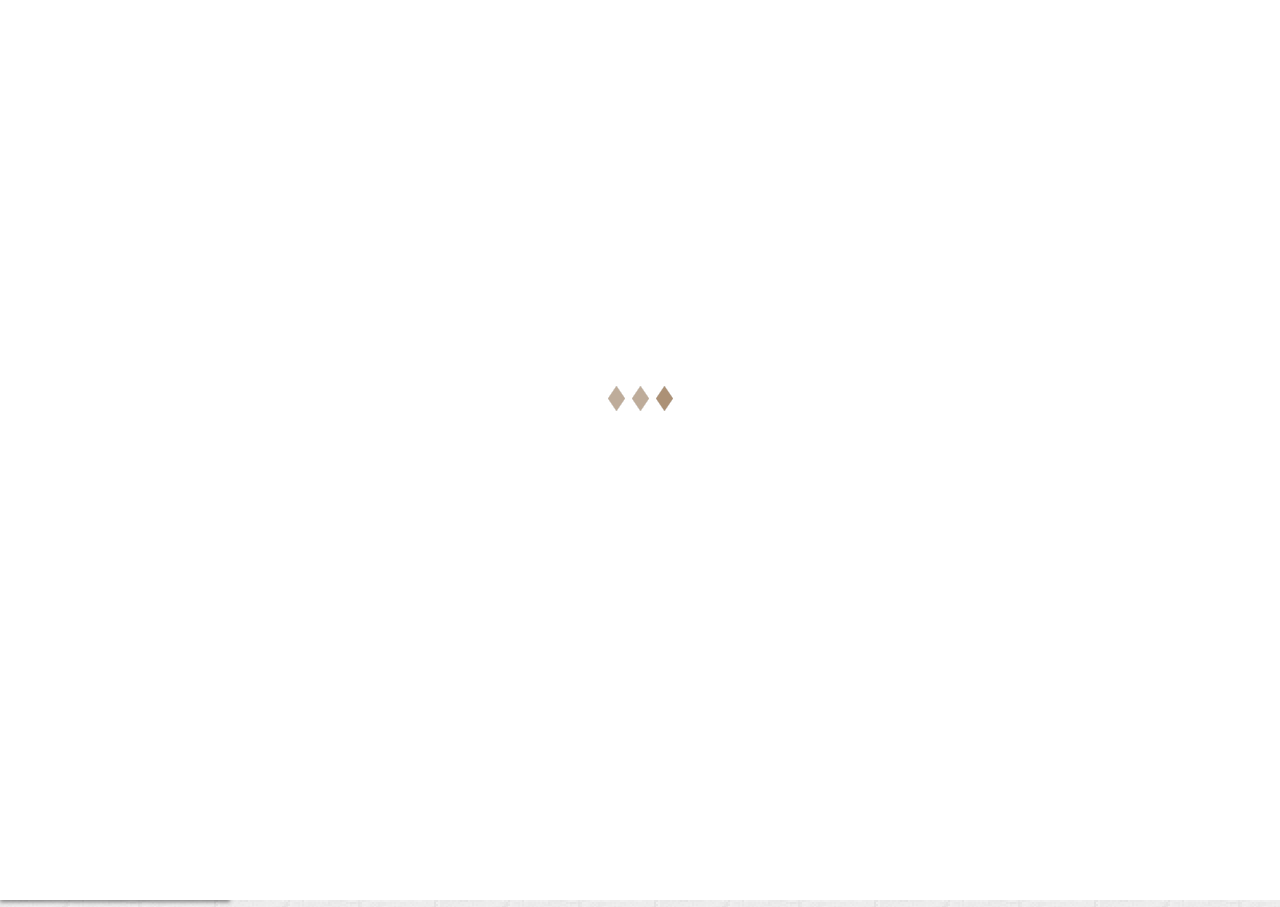
<file: docs/index.html>
<!doctype html>
<html lang="zh-Hant"><head><meta charset="utf-8">
<title>古8咖啡</title>
<meta http-equiv="refresh" content="0; url=zh-hant/">
<link rel="canonical" href="zh-hant/">
</head><body><a href="zh-hant/">古8咖啡</a></body></html>
</file>
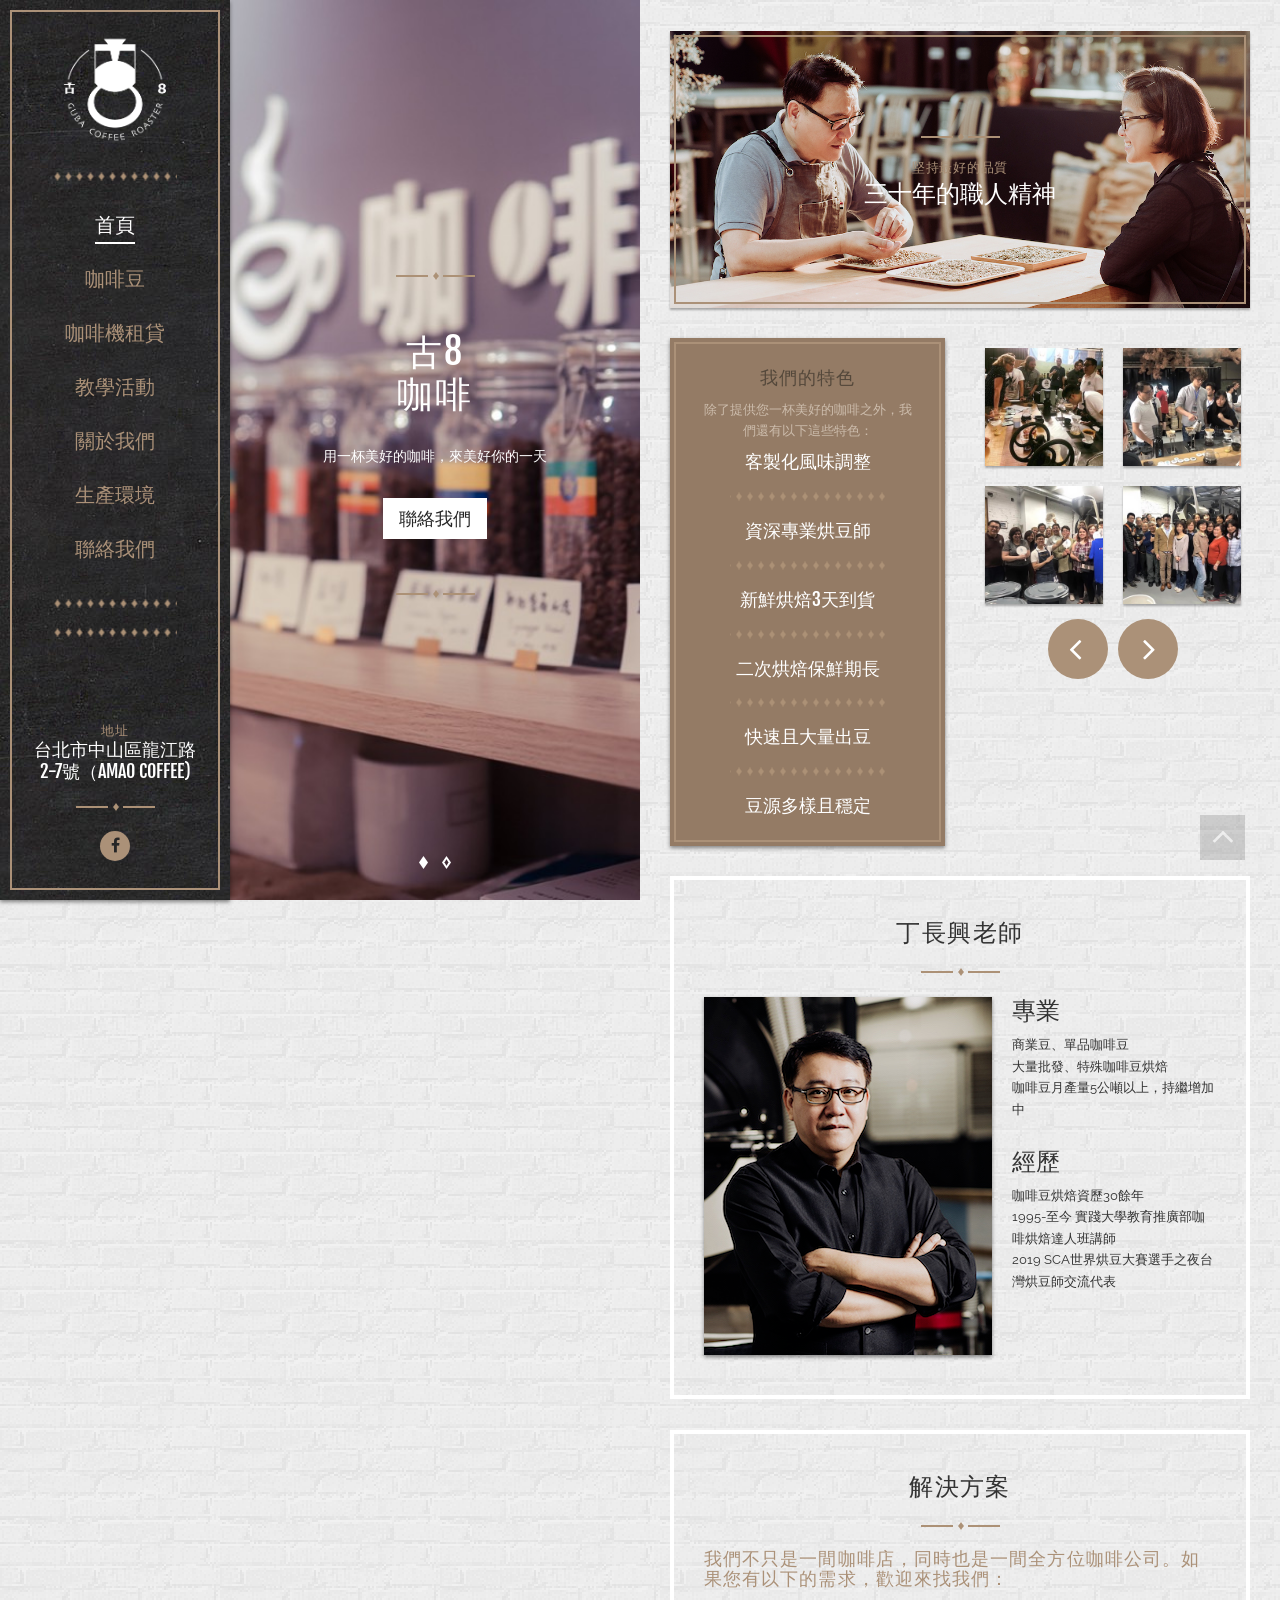
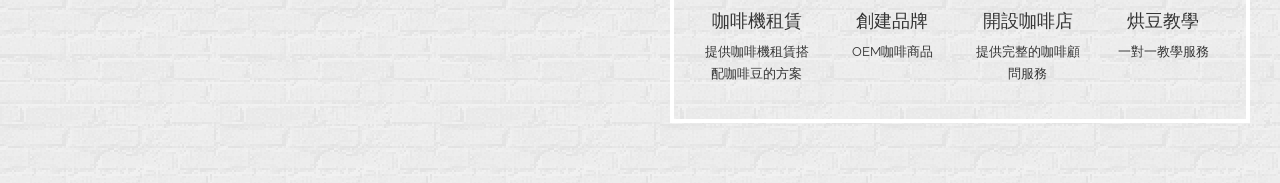
<file: docs/zh-hant/index.html>
<!DOCTYPE html>
<!--[if IE 8 ]>
<html class="no-js ie8" lang="en"> <![endif]-->
<!--[if IE 9 ]>
<html class="no-js ie9" lang="en"> <![endif]-->
<!--[if (gt IE 9)|!(IE)]><!-->
<html class="no-js" lang="en">
<!--<![endif]-->

<head lang="en">
    <meta charset="UTF-8">
    <meta name="description" content="古8咖啡是由丁長興老師所創立的咖啡品牌，丁老師有30多年的咖啡烘豆經驗，不只在商用批發的咖啡配豆，到世界各地的單品咖啡豆，丁老師都有非常豐富的烘焙經驗。">
    <meta name="author" content="CreateIT">
    <meta http-equiv="X-UA-Compatible" content="IE=edge">
    <meta name="viewport"
        content="width=device-width, initial-scale=1.0, user-scalable=no, maximum-scale=1, shrink-to-fit=no">
    <link rel="shortcut icon" href="../assets/favicon.ico" type="image/x-icon">
    <title>古8咖啡</title>

    <link rel="stylesheet" type="text/css" href="../assets/css/bootstrap.css">
    <link rel="stylesheet" type="text/css" href="../assets/css/style.css">
    <style>
        .nav-logo {
            background-image: url('../assets/images/content/logo-white.png');
            background-repeat: no-repeat;
            background-size: cover;
            background-position: center;
            margin: auto;
            width: 166px;
            height: 105px;
        }
        .image-description {
            padding: 10px 5px;
            display: block;
        }
    </style>
    <!--[if lt IE 9]>
    <script src="../assets/bootstrap/js/html5shiv.min.js"></script>
    <script src="../assets/bootstrap/js/respond.min.js"></script>
    <![endif]-->
    <script src="../assets/js/modernizr.custom.js"></script>
    
<style>
    .solution-card {
        text-align: center;
        margin-bottom: 15px;
    }
    .solution-feature {
        text-align: center;
    }
</style>

</head>

<body class="cssAnimate ptn13">
    <div class="ct-preloader">
        <div class="ct-preloader-content"></div>
    </div>
    <!-- Start menu -->
    


<div class="ct-mainNav ct-js-background" data-bg="../assets/images/menu-pattern.jpg">
    <div class="ct-mainNav-inner">
        <nav>
            <a class="ct-mainNav-logo" href="../zh-hant/">
                <div class="nav-logo"></div>
            </a>
            <hr class="hr-custom ct-js-background" data-bg="../assets/images/hr1.png">
            <ul class="ct-mainNav-nav text-uppercase animated" data-fx="fadeIn">
                <li class="active">
                    <a href="../zh-hant/">首頁</a>
                </li>
                
                <li class="">
                    <a href="../zh-hant/products/">咖啡豆</a>
                </li>
                <li class="">
                    <a href="../zh-hant/rental/">咖啡機租貸</a>
                </li>
                <li class="">
                    <a href="../zh-hant/courses/">教學活動</a>
                </li>
                <li class="">
                    <a href="../zh-hant/about/">關於我們</a>
                </li>
                <li class="">
                    <a href="../zh-hant/ourfactory/">生產環境</a>
                </li>
                <li>
                    <a target="__blank" href="https://forms.gle/VtBk3xrTUeiku1r48">聯絡我們</a>
                </li>

            </ul>
            <hr class="hr-custom ct-js-background" data-bg="../assets/images/hr1.png">
            
            
            <hr class="hr-custom ct-js-background" data-bg="../assets/images/hr1.png">
        </nav>
        <div class="ct-mainNav-sidebar">
            <div class="ct-contactInfo text-uppercase animated" data-fx="fadeInUp">
                <h5 class="ct-u-colorMotive ct-u-font3">地址</h5>
                <p class="ct-u-font2">
                    台北市中山區龍江路2-7號（AMAO COFFEE)
                </p>
            </div>
            <hr class="hr-custom ct-js-background animated" data-fx="fadeIn" data-time="400" data-bg="../assets/images/hr2.png"
                data-bgrepeat="no-repeat">
            <!-- 
            <div class="ct-contactInfo text-uppercase ct-u-paddingBottom30 animated" data-fx="fadeInUp">
                <h5 class="ct-u-colorMotive ct-u-font3">營業時間</h5>
                <p class="ct-u-font2">
                    一到五：8AM-8PM
                    <br>
                    六日：11AM-6PM
                </p>
            </div> -->
            <ul class="list-unstyled list-inline ct-socials animated" data-fx="fadeInUp" data-time="400">
                <li>
                    <a href="https://www.facebook.com/%E5%8F%A48%E5%92%96%E5%95%A1-1445189622249088/" data-toggle="tooltip" data-placement="top"
                        title="Facebook" target="__blank">
                        <i class="fa fa-fw fa-facebook"></i>
                        <span class="sr-only">古8咖啡Facebook</span>
                    </a>
                </li>
                <!-- <li>
                    <a href="https://twitter.com/createitpl" data-toggle="tooltip" data-placement="top"
                        title="Twitter"><i class="fa fa-fw fa-twitter"></i></a>
                </li>
                <li>
                    <a href="#" data-toggle="tooltip" data-placement="top" title="Google +"><i
                            class="fa fa-fw fa-google-plus"></i></a>
                </li> -->
            </ul>
        </div>
    </div>
</div>
    <!-- end menu -->

    <div id="ct-js-wrapper" class="ct-pageWrapper">
        <div class="ct-navbarMobile ct-navbarMobile--inverse">
            <a class="navbar-brand" href="index.html"><img src="../assets/images/content/logo-white.png"
                    alt="Website Logo"> </a>
            <button type="button" class="navbar-toggle">
                <span class="sr-only">Toggle navigation</span>
                <span class="icon-bar"></span>
                <span class="icon-bar"></span>
                <span class="icon-bar"></span>
            </button>
        </div>

        




<section class="ct-sidebar ct-js-sidebar ct-u-displayNone ct-big-gallery"
    style="background-image: url('../assets/images/home/banner-3.jpg');background-size:cover;">
    <div class="ct-js-owl " data-animations="true" data-height="100%" data-snap-ignore="true">
        <div class="item">
            <hr class="hr-custom ct-js-background animated" data-fx="fadeInDown" data-bg="../assets/images/hr2.png"
                data-bgrepeat="no-repeat">
            <h2 class="ct-u-font2 text-uppercase animated" data-fx="flipInY">古8<br>咖啡</h2>
            <p class="animated" style="font-size:14px;" data-fx="fadeIn">用一杯美好的咖啡，來美好你的一天</p>
            <a target="__blank" href="https://forms.gle/VtBk3xrTUeiku1r48" class="btn btn-lg btn-default animated" data-fx="fadeIn"
                data-hover="GO!"><span>聯絡我們</span></a>
            <hr class="hr-custom ct-js-background animated ct-u-paddingTop60" data-fx="fadeInDown"
                data-bg="../assets/images/hr2.png" data-bgrepeat="no-repeat">
        </div>
        <div class="item">
            <hr class="hr-custom ct-js-background animated" data-fx="fadeInDown" data-bg="../assets/images/hr2.png"
                data-bgrepeat="no-repeat">
            <h2 class="ct-u-font2 text-uppercase animated" data-fx="flipInY">堅持<br>最好的品質</h2>
            <p class="animated" data-fx="fadeIn"> 職人的精神就是一輩子只做一件事，<br>而且把這件事做到極致</p>
            <a href="menu.html" class="btn btn-lg btn-default animated" data-fx="fadeIn"
                data-hover="It's Delicious"><span>我們的產品</span></a>
            <hr class="hr-custom ct-js-background animated ct-u-paddingTop60" data-fx="fadeInDown"
                data-bg="../assets/images/hr2.png" data-bgrepeat="no-repeat">
        </div>
        <!-- <div class="item">
            <hr class="hr-custom ct-js-background animated" data-fx="fadeInDown" data-bg="../assets/images/hr2.png"
                data-bgrepeat="no-repeat">
            <h2 class="ct-u-font2 text-uppercase animated" data-fx="flipInY">Catering service</h2>
            <p class="animated" data-fx="fadeIn">Aliquam erat volutpat. Morbi nisl nibh, interdum<br> vitae
                ultricies vitae, lobortis sit amet tellus<br> mauris dolor velit.</p>
            <a href="catering.html" class="btn btn-lg btn-default animated" data-fx="fadeIn"
                data-hover="It's Delicious"><span>Get an estimate</span></a>
            <hr class="hr-custom ct-js-background animated ct-u-paddingTop60" data-fx="fadeInDown"
                data-bg="../assets/images/hr2.png" data-bgrepeat="no-repeat">
        </div> -->
    </div>
</section>

<section class="ct-content">
    <div class="row ct-js-masonry">

        <div class="col-sm-6 ct-js-masonryItem">
        </div>
        <div class="col-sm-12 ct-js-masonryItem">
            <div class="ct-imageBox">
                <a href="menu.html">
                    <img src="../assets/images/home/banner-4.png" alt="Seasonal desserts">
                    <article class="ct-imageBox-inner">
                        <div class="ct-imageBox-innerAlign">
                            <div class="row">
                                <div class="col-sm-12 text-center">
                                    <hr class="hr-custom ct-js-background" data-bg="../assets/images/hr2.png"
                                        data-bgrepeat="no-repeat">
                                    <h5 class="ct-u-colorMotive ct-u-font3 text-uppercase">堅持最好的品質</h5>
                                    <h3 class="ct-u-font2 text-uppercase ct-u-colorWhite">三十年的職人精神</h3>
                                </div>
                            </div>
                        </div>
                    </article>
                </a>
            </div>
        </div>
        <div class="col-sm-6 ct-js-masonryItem text-center ct-breakfastSection">
            <section class="ct-frame ct-frame--motive">
                <h4 class="ct-u-font1 text-uppercase ct-u-colorMotive ct-smallTitle">我們的特色</h4>
                <p>除了提供您一杯美好的咖啡之外，我們還有以下這些特色：</p>
                <h4 class="ct-u-font2 text-uppercase ct-u-colorWhite">客製化風味調整</h4>
                <hr class="hr-custom ct-js-background animated" data-fx="fadeInDown" data-bg="../assets/images/hr1.png"
                    data-bgrepeat="repeat">
        
                <h4 class="ct-u-font2 text-uppercase ct-u-colorWhite">資深專業烘豆師</h4>
                <hr class="hr-custom ct-js-background animated" data-fx="fadeInDown" data-bg="../assets/images/hr1.png"
                    data-bgrepeat="repeat">
                <h4 class="ct-u-font2 text-uppercase ct-u-colorWhite">新鮮烘焙3天到貨</h4>
                <hr class="hr-custom ct-js-background animated" data-fx="fadeInDown" data-bg="../assets/images/hr1.png"
                    data-bgrepeat="repeat">
                <h4 class="ct-u-font2 text-uppercase ct-u-colorWhite">二次烘焙保鮮期長</h4>
                <hr class="hr-custom ct-js-background animated" data-fx="fadeInDown" data-bg="../assets/images/hr1.png"
                    data-bgrepeat="repeat">
                    <h4 class="ct-u-font2 text-uppercase ct-u-colorWhite">快速且大量出豆</h4>
                    <hr class="hr-custom ct-js-background animated" data-fx="fadeInDown" data-bg="../assets/images/hr1.png"
                        data-bgrepeat="repeat">
                        <h4 class="ct-u-font2 text-uppercase ct-u-colorWhite">豆源多樣且穩定</h4>
            </section>
        </div>
        <!-- <div class="col-sm-12 ct-js-masonryItem">
            <div class="ct-imageBox">
                <a href="menu.html">
                    <img src="../assets/images/content/promo1.jpg" alt="Breakfast menu">
                    <article class="ct-imageBox-inner">
                        <div class="ct-imageBox-innerAlign">
                            <div class="row">
                                <div class="col-sm-6 col-sm-offset-6 text-center">
                                    <hr class="hr-custom ct-js-background" data-bg="../assets/images/hr2.png"
                                        data-bgrepeat="no-repeat">
                                    <h5 class="ct-u-colorMotive ct-u-font3 text-uppercase">Come taste our</h5>
                                    <h3 class="ct-u-font2 text-uppercase">Breakfast Menu</h3>
                                </div>
                            </div>
                        </div>
                    </article>
                </a>
            </div>
        </div>
        
        <div class="col-sm-6 ct-js-masonryItem ct-deliveredSection">
            <div class="ct-imageBox">
                <a href="catering.html">
                    <img src="../assets/images/content/promo2.jpg" alt="Croissant">
                    <article class="ct-imageBox-inner">
                        <div class="ct-imageBox-innerAlign">
                            <div class="row">
                                <div class="col-sm-12 text-center">
                                    <hr class="hr-custom ct-js-background" data-bg="../assets/images/hr3.png"
                                        data-bgrepeat="no-repeat">
                                    <h5 class="ct-u-font3 text-uppercase ct-u-colorWhite">Fresh Pastries</h5>
                                    <h3 class="ct-u-font2 text-uppercase ct-u-colorWhite">Delivered Daily</h3>
                                </div>
                            </div>
                        </div>
                    </article>
                </a>
            </div>
        </div>
        <div class="col-sm-6 ct-js-masonryItem ct-coffeesSection">
            <div class="ct-imageBox">
                <a href="booking.html">
                    <img src="../assets/images/content/promo3.jpg" alt="Coffee">
                    <article class="ct-imageBox-inner">
                        <div class="ct-imageBox-innerAlign">
                            <div class="row">
                                <div class="col-sm-12 text-center">
                                    <hr class="hr-custom ct-js-background" data-bg="../assets/images/hr3.png"
                                        data-bgrepeat="no-repeat">
                                    <h5 class="ct-u-font3 text-uppercase ct-u-colorWhite">Fresh Roasted</h5>
                                    <h3 class="ct-u-font2 text-uppercase ct-u-colorWhite">Seasonal Coffees</h3>
                                </div>
                            </div>
                        </div>
                    </article>
                </a>
            </div>
        </div> 
        <div class="col-sm-6 ct-js-masonryItem">
            <section class="ct-frame ct-frame--white">
                <h3 class="ct-u-font1 text-uppercase text-center">Welcome</h3>
                <hr class="hr-custom ct-js-background" data-bg="../assets/images/hr2.png" data-bgrepeat="no-repeat">
                <p>
                    Quisque non sapien sed ante tempor posuere nec a ante. Vestibulum ante ipsum primis in
                    faucibus orci luctus et ultrices posuere risus cubilia. Donec vel magna at enim eget
                    molestie fermentum. Nulla sagittis ex et mauris ultrices, ut convallis nulla molestie. Ut
                    efficitur cursus ipsum eget semper. Aenean pretium risus nec hendrerit convallis.
                </p>
                <div class="text-center ct-u-paddingBoth20">
                    <a href="about.html" class="btn btn-lg btn-inverse animated" data-fx="fadeIn"
                        data-hover="Our Tradition"><span>More About Us</span></a>
                </div>
            </section>
        </div> 
        -->
        <div class="col-sm-6 ct-js-masonryItem ct-small-gallery" data-snap-ignore="true">
            <div class="ct-js-owl ct-js-popupGallery" data-items="2" data-single="false" data-navigation="true"
                data-pagination="false" data-lgItems="2" data-mdItems="2" data-smItems="1">
                <div class="item ct-u-padding10">
                    <a href="../assets/images/home/gallery/events/a001.jpg" class="ct-js-popup ct-gallerySlider-image"
                        title="The Croissants">
                        <img src="../assets/images/home/gallery/events/thumbnail-A001.jpeg" alt="thumbnail">
                    </a>
                    <a href="../assets/images/home/gallery/events/a002.jpg" class="ct-js-popup ct-gallerySlider-image"
                        title="The Space">
                        <img src="../assets/images/home/gallery/events/thumbnail-A002.jpeg" alt="thumbnail">
                    </a>
                </div>
                <div class="item ct-u-padding10">
                    <a href="../assets/images/home/gallery/events/a003.jpg" class="ct-js-popup ct-gallerySlider-image"
                        title="The Lamps">
                        <img src="../assets/images/home/gallery/events/thumbnail-A003.jpeg" alt="thumbnail">
                    </a>
                    <a href="../assets/images/home/gallery/events/a004.jpg" class="ct-js-popup ct-gallerySlider-image"
                        title="The Coffee">
                        <img src="../assets/images/home/gallery/events/thumbnail-A004.jpeg" alt="thumbnail">
                    </a>
                </div>
                <div class="item ct-u-padding10">
                    <a href="../assets/images/home/gallery/events/a005.jpg" class="ct-js-popup ct-gallerySlider-image"
                        title="The balcon">
                        <img src="../assets/images/home/gallery/events/thumbnail-A005.jpeg" alt="thumbnail">
                    </a>
                    <a href="../assets/images/home/gallery/events/a009.png" class="ct-js-popup ct-gallerySlider-image"
                        title="The bread">
                        <img src="../assets/images/home/gallery/events/thumbnail-A009.png" alt="thumbnail">
                    </a>
                </div>
            </div>
        </div>
        
        
        <div class="col-sm-12 ct-js-masonryItem">
            


<section class="ct-frame ct-frame--white">
    <h3 class="ct-u-font1 text-uppercase text-center">丁長興老師</h3>
    <hr class="hr-custom ct-js-background" data-bg="../assets/images/hr2.png" data-bgrepeat="no-repeat">
    <article class="ct-blogItem ct-formatPhoto ct-u-paddingBottom20">
        <a href="blog-single.html" class="ct-js-popup ct-frame-image" title="The Space"><img
                src="../assets/guba-images/james-avatar.png" alt="thumbnail"></a>
        <div class="ct-innerMargin">
            <!-- <div class="ct-entryMeta">
                            <div class="ct-entryDateFirst">Oct 22, 2014</div>
                        </div> -->
            <h3 class="ct-entryTitle ct-u-font2">專業</h3>
            <p class="ct-entryDescription">
                商業豆、單品咖啡豆
                <br>
                大量批發、特殊咖啡豆烘焙
                <br>
                咖啡豆月產量5公噸以上，持繼增加中
            </p>
            <h3 class="ct-entryTitle ct-u-font2">經歷</h3>
            <p class="ct-entryDescription">
                咖啡豆烘焙資歷30餘年
                <br>
                1995-至今 實踐大學教育推廣部咖啡烘焙達人班講師
                <br>
                2019 SCA世界烘豆大賽選手之夜台灣烘豆師交流代表

            </p>
            <div class="clearfix"></div>
        </div>
    </article>
</section>
        </div>
        <div class="col-sm-12 ct-js-masonryItem">
            


<section class="ct-frame ct-frame--white">
    <h3 class="ct-u-font1 text-uppercase text-center">解決方案</h3>
    <hr class="hr-custom ct-js-background" data-bg="../assets/images/hr2.png" data-bgrepeat="no-repeat">
    <h4 class="ct-u-font1 text-uppercase ct-u-colorMotive ct-smallTitle">我們不只是一間咖啡店，同時也是一間全方位咖啡公司。如果您有以下的需求，歡迎來找我們：</h4>
    <div>
        <div class="row">
            <div class="col-md-3">
                <div class="solution-card">
                    
                    <h4 class="solution-feature">咖啡機租賃</h4>
                    
                    <p>提供咖啡機租賃搭配咖啡豆的方案</p>
                </div>
                
            </div>
            <div class="col-md-3">
                <div class="solution-card">
                    
                    <h4 class="solution-feature">創建品牌</h4>
                    
                    <p>OEM咖啡商品</p>
                </div>
                
            </div>
            <div class="col-md-3">
                <div class="solution-card">
                    
                    <h4 class="solution-feature">開設咖啡店</h4>
                    
                    <p>提供完整的咖啡顧問服務</p>
                </div>
                
            </div>
            <div class="col-md-3">
                <div class="solution-card">
                    
                    <h4 class="solution-feature">烘豆教學</h4>
                    
                    <p>一對一教學服務</p>
                </div>
                
            </div>
        </div>
        
    </div>
</section>
        </div>
    </div>
</section>


        
        <a href="#" id="toTop"><i class="fa fa-angle-up"></i></a>
    </div>

    <!-- JavaScripts -->
    <script src="../assets/js/jquery.min.js"></script>
    <script src="../assets/bootstrap/js/bootstrap.min.js"></script>
    <script src="../assets/js/jquery.placeholder.min.js"></script>
    <script src="../assets/js/jquery.easing.1.3.js"></script>
    <script src="../assets/js/device.min.js"></script>
    <script src="../assets/js/jquery.browser.min.js"></script>
    <script src="../assets/js/snap.min.js"></script>
    <script src="../assets/js/jquery.appear.js"></script>
    <script src="../assets/js/select2/select2.js"></script>
    <!--
    <script src="../assets/js/retina.js"></script>
    -->
    <!-- page scripts-->
    
<script src="../assets/js/masonry.min.js"></script>
<script src="../assets/plugins/owl/owl.carousel.min.js"></script>
<script src="../assets/plugins/owl/init.js"></script>
<script src="../assets/js/portfolio/imagesloaded.js"></script>
<script src="../assets/js/image-box/init.js"></script>
<script src="../assets/plugins/magnific-popup/jquery.magnific-popup.min.js"></script>

    <!--end page scripts-->
    
    <script src="../assets/js/main.js"></script>

</body>

</html>
</file>
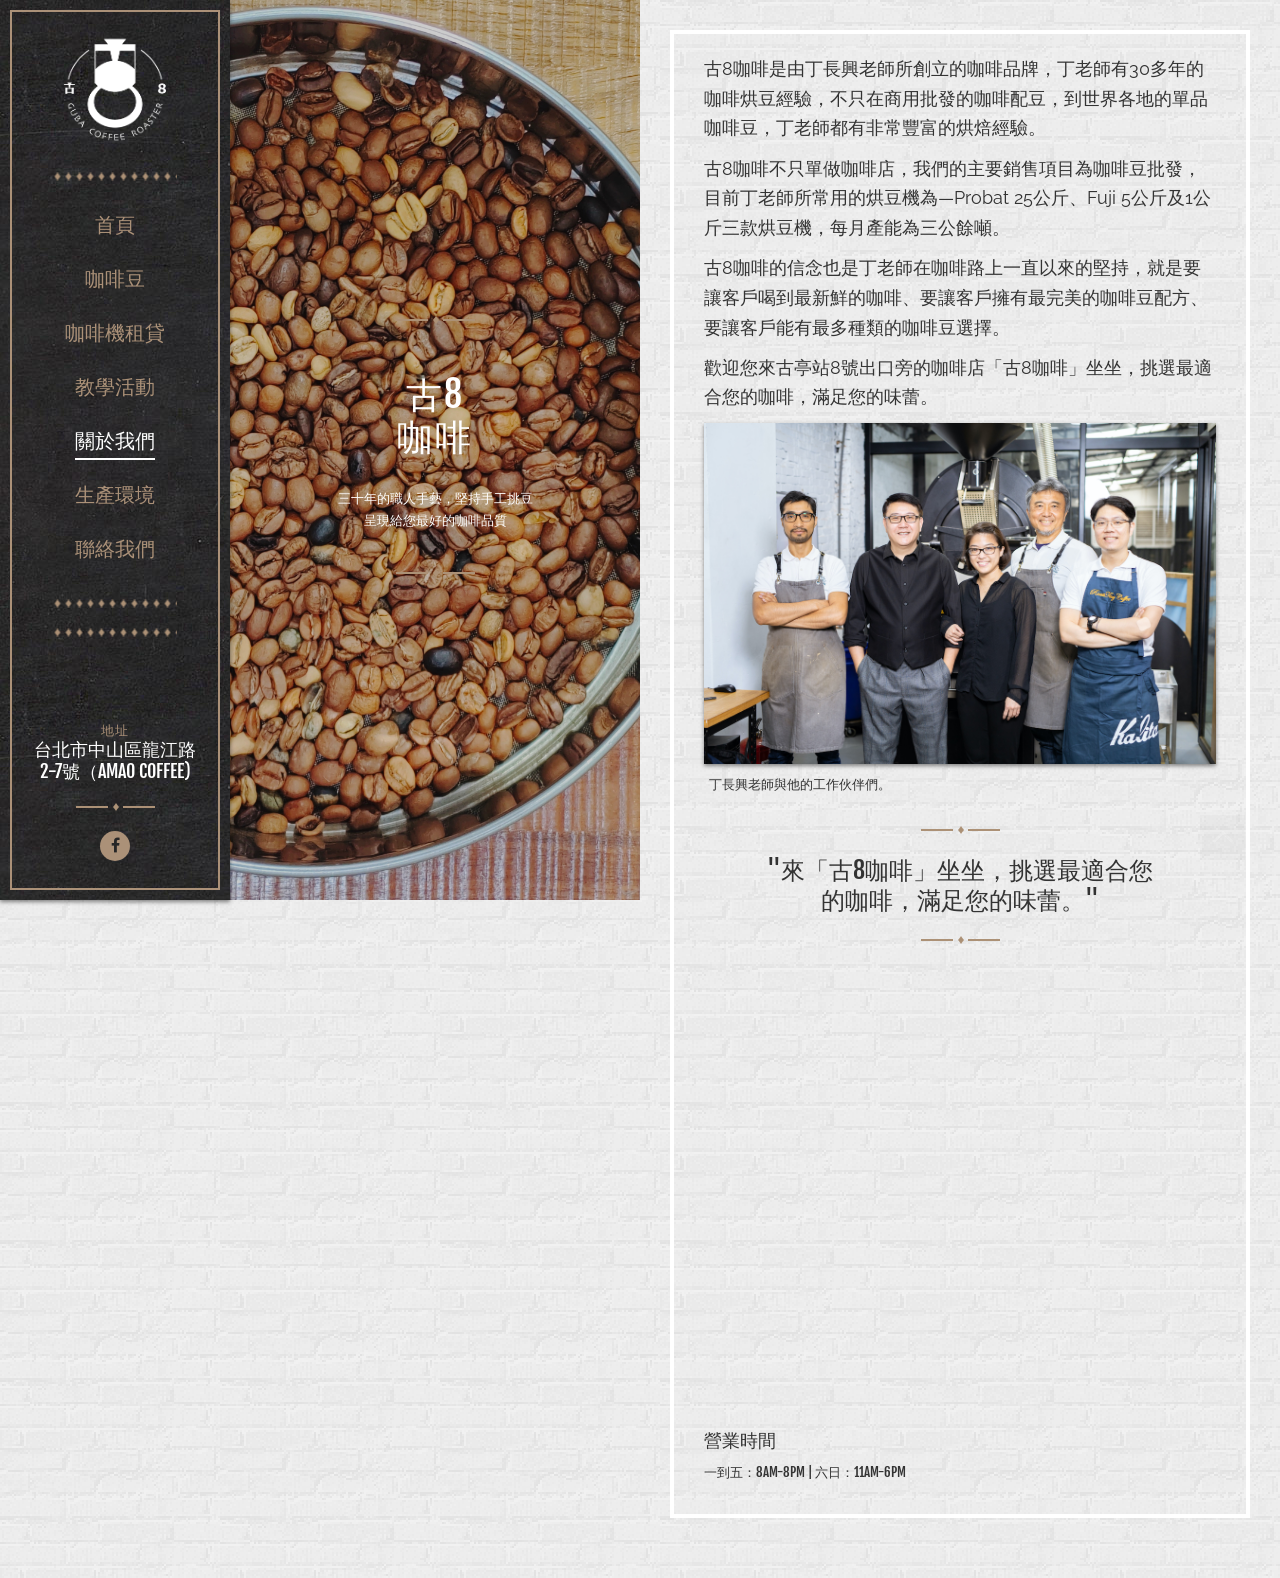
<file: docs/zh-hant/about/index.html>
<!DOCTYPE html>
<!--[if IE 8 ]>
<html class="no-js ie8" lang="en"> <![endif]-->
<!--[if IE 9 ]>
<html class="no-js ie9" lang="en"> <![endif]-->
<!--[if (gt IE 9)|!(IE)]><!-->
<html class="no-js" lang="en">
<!--<![endif]-->

<head lang="en">
    <meta charset="UTF-8">
    <meta name="description" content="古8咖啡是由丁長興老師所創立的咖啡品牌，丁老師有30多年的咖啡烘豆經驗，不只在商用批發的咖啡配豆，到世界各地的單品咖啡豆，丁老師都有非常豐富的烘焙經驗。">
    <meta name="author" content="CreateIT">
    <meta http-equiv="X-UA-Compatible" content="IE=edge">
    <meta name="viewport"
        content="width=device-width, initial-scale=1.0, user-scalable=no, maximum-scale=1, shrink-to-fit=no">
    <link rel="shortcut icon" href="../../assets/favicon.ico" type="image/x-icon">
    <title>古8咖啡</title>

    <link rel="stylesheet" type="text/css" href="../../assets/css/bootstrap.css">
    <link rel="stylesheet" type="text/css" href="../../assets/css/style.css">
    <style>
        .nav-logo {
            background-image: url('../../assets/images/content/logo-white.png');
            background-repeat: no-repeat;
            background-size: cover;
            background-position: center;
            margin: auto;
            width: 166px;
            height: 105px;
        }
        .image-description {
            padding: 10px 5px;
            display: block;
        }
    </style>
    <!--[if lt IE 9]>
    <script src="../../assets/bootstrap/js/html5shiv.min.js"></script>
    <script src="../../assets/bootstrap/js/respond.min.js"></script>
    <![endif]-->
    <script src="../../assets/js/modernizr.custom.js"></script>
    

</head>

<body class="cssAnimate ptn13">
    <div class="ct-preloader">
        <div class="ct-preloader-content"></div>
    </div>
    <!-- Start menu -->
    


<div class="ct-mainNav ct-js-background" data-bg="../../assets/images/menu-pattern.jpg">
    <div class="ct-mainNav-inner">
        <nav>
            <a class="ct-mainNav-logo" href="../../zh-hant/">
                <div class="nav-logo"></div>
            </a>
            <hr class="hr-custom ct-js-background" data-bg="../../assets/images/hr1.png">
            <ul class="ct-mainNav-nav text-uppercase animated" data-fx="fadeIn">
                <li class="">
                    <a href="../../zh-hant/">首頁</a>
                </li>
                
                <li class="">
                    <a href="../../zh-hant/products/">咖啡豆</a>
                </li>
                <li class="">
                    <a href="../../zh-hant/rental/">咖啡機租貸</a>
                </li>
                <li class="">
                    <a href="../../zh-hant/courses/">教學活動</a>
                </li>
                <li class="active">
                    <a href="../../zh-hant/about/">關於我們</a>
                </li>
                <li class="">
                    <a href="../../zh-hant/ourfactory/">生產環境</a>
                </li>
                <li>
                    <a target="__blank" href="https://forms.gle/VtBk3xrTUeiku1r48">聯絡我們</a>
                </li>

            </ul>
            <hr class="hr-custom ct-js-background" data-bg="../../assets/images/hr1.png">
            
            
            <hr class="hr-custom ct-js-background" data-bg="../../assets/images/hr1.png">
        </nav>
        <div class="ct-mainNav-sidebar">
            <div class="ct-contactInfo text-uppercase animated" data-fx="fadeInUp">
                <h5 class="ct-u-colorMotive ct-u-font3">地址</h5>
                <p class="ct-u-font2">
                    台北市中山區龍江路2-7號（AMAO COFFEE)
                </p>
            </div>
            <hr class="hr-custom ct-js-background animated" data-fx="fadeIn" data-time="400" data-bg="../../assets/images/hr2.png"
                data-bgrepeat="no-repeat">
            <!-- 
            <div class="ct-contactInfo text-uppercase ct-u-paddingBottom30 animated" data-fx="fadeInUp">
                <h5 class="ct-u-colorMotive ct-u-font3">營業時間</h5>
                <p class="ct-u-font2">
                    一到五：8AM-8PM
                    <br>
                    六日：11AM-6PM
                </p>
            </div> -->
            <ul class="list-unstyled list-inline ct-socials animated" data-fx="fadeInUp" data-time="400">
                <li>
                    <a href="https://www.facebook.com/%E5%8F%A48%E5%92%96%E5%95%A1-1445189622249088/" data-toggle="tooltip" data-placement="top"
                        title="Facebook" target="__blank">
                        <i class="fa fa-fw fa-facebook"></i>
                        <span class="sr-only">古8咖啡Facebook</span>
                    </a>
                </li>
                <!-- <li>
                    <a href="https://twitter.com/createitpl" data-toggle="tooltip" data-placement="top"
                        title="Twitter"><i class="fa fa-fw fa-twitter"></i></a>
                </li>
                <li>
                    <a href="#" data-toggle="tooltip" data-placement="top" title="Google +"><i
                            class="fa fa-fw fa-google-plus"></i></a>
                </li> -->
            </ul>
        </div>
    </div>
</div>
    <!-- end menu -->

    <div id="ct-js-wrapper" class="ct-pageWrapper">
        <div class="ct-navbarMobile ct-navbarMobile--inverse">
            <a class="navbar-brand" href="index.html"><img src="../../assets/images/content/logo-white.png"
                    alt="Website Logo"> </a>
            <button type="button" class="navbar-toggle">
                <span class="sr-only">Toggle navigation</span>
                <span class="icon-bar"></span>
                <span class="icon-bar"></span>
                <span class="icon-bar"></span>
            </button>
        </div>

        
<section class="ct-sidebar ct-js-sidebar ct-js-background ct-u-displayTable ct-u-hideAnimateBg"
    style="background-size:cover;"
    data-bg="../../assets/images/about/banner-about.jpg">
    <div 
        class="ct-sidebar-inner"
        style="background-color: rgba(0,0,0,0.2);">
        <div class="item">
            <hr class="hr-custom ct-js-background animated" data-fx="fadeInDown" data-bg="../../assets/images/hr2.png"
                data-bgrepeat="no-repeat">
            <h2 class="ct-u-font2 text-uppercase animated " data-fx="flipInY">古8<br>咖啡</h2>
            <p class="animated" data-fx="fadeIn">三十年的職人手藝，堅持手工挑豆
                <br>呈現給您最好的咖啡品質
            </p>
            <hr class="hr-custom ct-js-background ct-u-paddingTop15 animated" data-fx="fadeInDown"
                data-bg="../../assets/images/hr2.png" data-bgrepeat="no-repeat">
        </div>
    </div>
</section>

<section class="ct-content">
    <section class="ct-frame ct-frame--white">
        <p class="ct-u-size18">古8咖啡是由丁長興老師所創立的咖啡品牌，丁老師有30多年的咖啡烘豆經驗，不只在商用批發的咖啡配豆，到世界各地的單品咖啡豆，丁老師都有非常豐富的烘焙經驗。</p>
        <p class="ct-u-size18">古8咖啡不只單做咖啡店，我們的主要銷售項目為咖啡豆批發，目前丁老師所常用的烘豆機為—Probat 25公斤、Fuji 5公斤及1公斤三款烘豆機，每月產能為三公餘噸。</p>
        <p class="ct-u-size18">古8咖啡的信念也是丁老師在咖啡路上一直以來的堅持，就是要讓客戶喝到最新鮮的咖啡、要讓客戶擁有最完美的咖啡豆配方、要讓客戶能有最多種類的咖啡豆選擇。</p>
        <p class="ct-u-size18">歡迎您來古亭站8號出口旁的咖啡店「古8咖啡」坐坐，挑選最適合您的咖啡，滿足您的味蕾。</p>
        <!-- <ul class="nav nav-tabs ct-u-paddingTop10" role="tablist" id="myTab">
            <li role="presentation" class="ct-navbarTabs--default active"><a href="#coffee" aria-controls="coffee"
                    role="tab" data-toggle="tab">Coffee</a></li>
            <li role="presentation" class="ct-navbarTabs--default"><a href="#sweets" aria-controls="sweets" role="tab"
                    data-toggle="tab">Sweets</a></li>
            <li role="presentation" class="ct-navbarTabs--default"><a href="#savories" aria-controls="savories"
                    role="tab" data-toggle="tab">Savories</a></li>
        </ul>

        <div class="tab-content">
            <div role="tabpanel" class="tab-pane fade in active" id="coffee">
                <p>Etiam nunc tortor, ultrices quis turpis, tempor lacinia ligula. Sed at odio vel est lobortis eleifend
                    ac vitae enim.
                    Suspendisse est gravida nisi lectus, nisl ullamcorper et. Pellentesque volutpat felis ut nunc elit
                    euismod sollicitudin.
                    Nam ullamcorper nibh eget sem consectetur, et semper elit suscipit.</p>
                <p class="ct-u-paddingBottom20">
                    Cras interdum ante a efficitur dictum. Duis tincidunt non elit pellentesque. Curabitur set accumsan
                    accumsan consectetur. Quisque et velit vestibulum quam condimentum consectetur.
                    Praesent ac elit molestie, commodo quam vel, laoreet amet elit lacinia lobortis pellentesque metus.
                </p>
            </div>
            <div role="tabpanel" class="tab-pane fade" id="sweets">
                <p>Sed ut perspiciatis unde omnis iste natus error sit voluptatem accusantium doloremque laudantium,
                    totam rem aperiam,
                    eaque ipsa quae ab illo inventore veritatis et quasi architecto beatae vitae dicta sunt explicabo.
                    Nemo enim ipsam voluptatem quia voluptas sit aspernatur</p>
                <p class="ct-u-paddingBottom20">
                    Sed ut perspiciatis unde omnis iste natus error sit voluptatem accusantium doloremque laudantium,
                    totam rem aperiam,
                    eaque ipsa quae ab illo inventore veritatis et quasi architecto beatae vitae dicta sunt explicabo.
                </p>
            </div>
            <div role="tabpanel" class="tab-pane fade" id="savories">
                <p>At vero eos et accusamus et iusto odio dignissimos ducimus qui blanditiis praesentium voluptatum
                    deleniti atque corrupti quos dolores et quas molestias excepturi sint occaecati cupiditate
                    non provident, similique sunt in culpa qui officia deserunt mollitia animi.</p>
                <p class="ct-u-paddingBottom20">
                    Neque porro quisquam est, qui dolorem ipsum quia dolor sit amet, consectetur, adipisci velit,
                    sed quia non numquam eius modi tempora incidunt ut labore et dolore magnam aliquam quaerat
                    voluptatem numquam eius modi tempora incidunt.
                </p>
            </div>
        </div>
        <p></p> -->

        <img src="../../assets/images/about/article-image-1.jpg" class="ct-frame-image-coffe ct-m-boxShadow" alt="Caffe" />
        <span class="image-description">
            丁長興老師與他的工作伙伴們。
        </span>
         <hr class="hr-custom ct-js-background" data-bg="../../assets/images/hr2.png" data-bgrepeat="no-repeat">
        <h3 class="ct-title text-center ct-u-paddingLeft60 ct-u-paddingRight60">來「古8咖啡」坐坐，挑選最適合您的咖啡，滿足您的味蕾。</h3>
        <hr class="hr-custom ct-js-background" data-bg="../../assets/images/hr2.png" data-bgrepeat="no-repeat">
        <!--
        <p class="ct-u-paddingTop15 ct-u-paddingBottom10">
            Class aptent taciti sociosqu ad litora torquent per conubia nostra, per inceptos himenaeos. Nunc dictum
            massa accumsan massa condimentum tempor. In dui est, rutrum ultrices vestibulum sed,
            blandit sit amet ante. Etiam in tellus arcu. Sed blandit convallis ipsum ut finibus.
            Praesent sagittis aliquet lacinia. Ut id ullamcorper arcu, sit amet lobortis turpis. Nullam finibus placerat
            dui in molestie. Praesent eleifend consectetur.
        </p> -->
        <!-- <h4 class="ct-header ct-u-font2">過來</h4> -->
        <iframe src="https://www.google.com/maps/embed?pb=!1m18!1m12!1m3!1d3614.6136926344034!2d121.54023229999999!3d25.0471808!2m3!1f0!2f0!3f0!3m2!1i1024!2i768!4f13.1!3m3!1m2!1s0x3442abd925e37509%3A0x163e389e7b0cd8c4!2sNo.%202-7%2C%20Long%20Jiang%20Rd%2C%20Zhongshan%20District%2C%20Taipei%20City%2C%2010491!5e0!3m2!1sen!2stw!4v1733644958009!5m2!1sen!2stw" width="100%" height="450" style="border:0;" allowfullscreen="true" loading="lazy" referrerpolicy="no-referrer-when-downgrade"></iframe>
        
        <h4>營業時間</h4>
        <p class="ct-u-font2">
            一到五：8AM-8PM  |  六日：11AM-6PM
        </p>
    </section>
</section>


        
        <a href="#" id="toTop"><i class="fa fa-angle-up"></i></a>
    </div>

    <!-- JavaScripts -->
    <script src="../../assets/js/jquery.min.js"></script>
    <script src="../../assets/bootstrap/js/bootstrap.min.js"></script>
    <script src="../../assets/js/jquery.placeholder.min.js"></script>
    <script src="../../assets/js/jquery.easing.1.3.js"></script>
    <script src="../../assets/js/device.min.js"></script>
    <script src="../../assets/js/jquery.browser.min.js"></script>
    <script src="../../assets/js/snap.min.js"></script>
    <script src="../../assets/js/jquery.appear.js"></script>
    <script src="../../assets/js/select2/select2.js"></script>
    <!--
    <script src="../../assets/js/retina.js"></script>
    -->
    <!-- page scripts-->
    

    <!--end page scripts-->
    
    <script src="../../assets/js/main.js"></script>

</body>

</html>
</file>
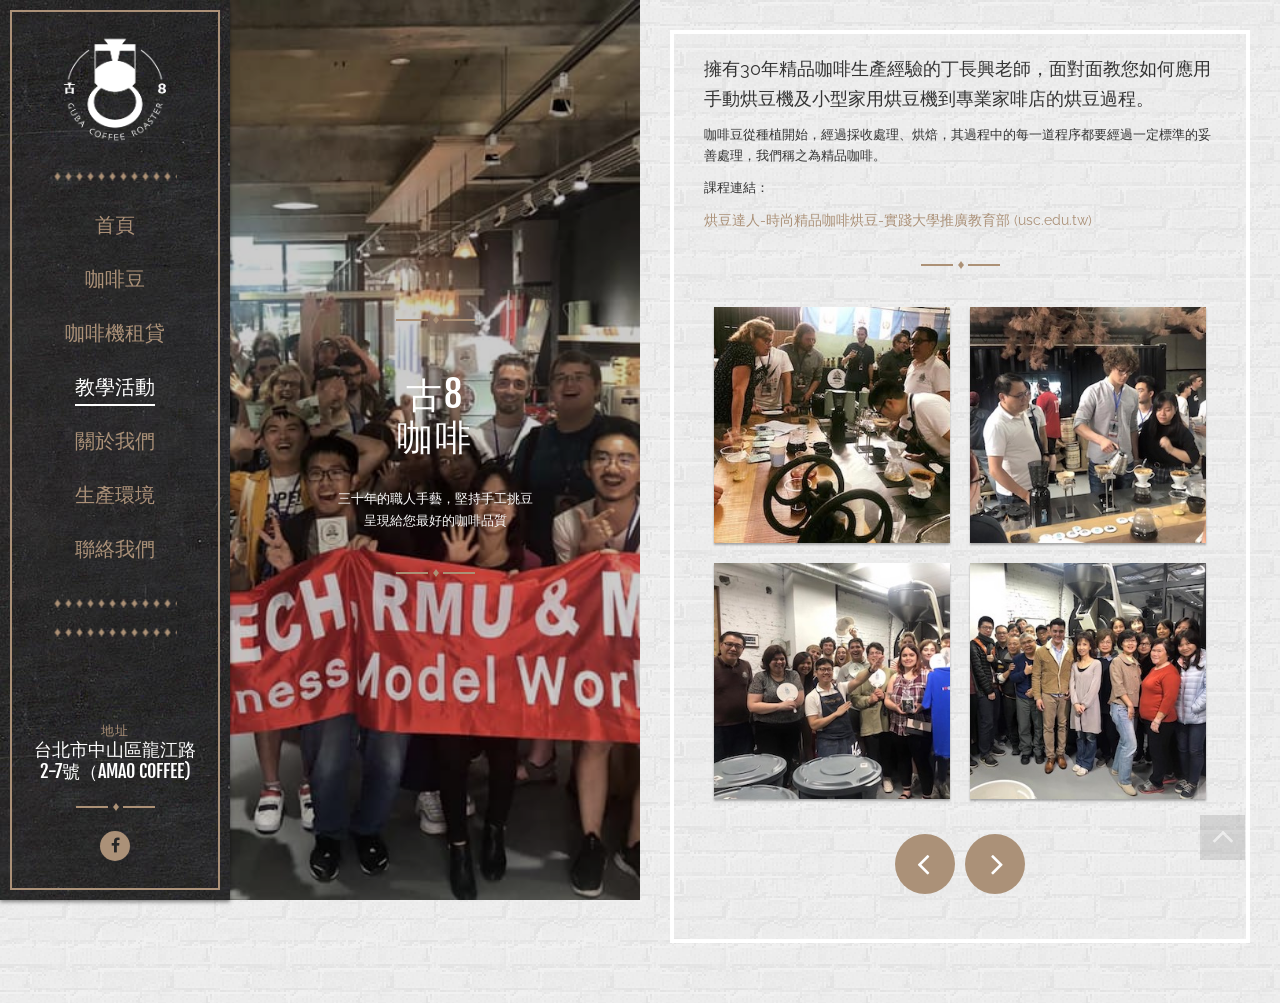
<file: docs/zh-hant/courses/index.html>
<!DOCTYPE html>
<!--[if IE 8 ]>
<html class="no-js ie8" lang="en"> <![endif]-->
<!--[if IE 9 ]>
<html class="no-js ie9" lang="en"> <![endif]-->
<!--[if (gt IE 9)|!(IE)]><!-->
<html class="no-js" lang="en">
<!--<![endif]-->

<head lang="en">
    <meta charset="UTF-8">
    <meta name="description" content="古8咖啡是由丁長興老師所創立的咖啡品牌，丁老師有30多年的咖啡烘豆經驗，不只在商用批發的咖啡配豆，到世界各地的單品咖啡豆，丁老師都有非常豐富的烘焙經驗。">
    <meta name="author" content="CreateIT">
    <meta http-equiv="X-UA-Compatible" content="IE=edge">
    <meta name="viewport"
        content="width=device-width, initial-scale=1.0, user-scalable=no, maximum-scale=1, shrink-to-fit=no">
    <link rel="shortcut icon" href="../../assets/favicon.ico" type="image/x-icon">
    <title>古8咖啡</title>

    <link rel="stylesheet" type="text/css" href="../../assets/css/bootstrap.css">
    <link rel="stylesheet" type="text/css" href="../../assets/css/style.css">
    <style>
        .nav-logo {
            background-image: url('../../assets/images/content/logo-white.png');
            background-repeat: no-repeat;
            background-size: cover;
            background-position: center;
            margin: auto;
            width: 166px;
            height: 105px;
        }
        .image-description {
            padding: 10px 5px;
            display: block;
        }
    </style>
    <!--[if lt IE 9]>
    <script src="../../assets/bootstrap/js/html5shiv.min.js"></script>
    <script src="../../assets/bootstrap/js/respond.min.js"></script>
    <![endif]-->
    <script src="../../assets/js/modernizr.custom.js"></script>
    

</head>

<body class="cssAnimate ptn13">
    <div class="ct-preloader">
        <div class="ct-preloader-content"></div>
    </div>
    <!-- Start menu -->
    


<div class="ct-mainNav ct-js-background" data-bg="../../assets/images/menu-pattern.jpg">
    <div class="ct-mainNav-inner">
        <nav>
            <a class="ct-mainNav-logo" href="../../zh-hant/">
                <div class="nav-logo"></div>
            </a>
            <hr class="hr-custom ct-js-background" data-bg="../../assets/images/hr1.png">
            <ul class="ct-mainNav-nav text-uppercase animated" data-fx="fadeIn">
                <li class="">
                    <a href="../../zh-hant/">首頁</a>
                </li>
                
                <li class="">
                    <a href="../../zh-hant/products/">咖啡豆</a>
                </li>
                <li class="">
                    <a href="../../zh-hant/rental/">咖啡機租貸</a>
                </li>
                <li class="active">
                    <a href="../../zh-hant/courses/">教學活動</a>
                </li>
                <li class="">
                    <a href="../../zh-hant/about/">關於我們</a>
                </li>
                <li class="">
                    <a href="../../zh-hant/ourfactory/">生產環境</a>
                </li>
                <li>
                    <a target="__blank" href="https://forms.gle/VtBk3xrTUeiku1r48">聯絡我們</a>
                </li>

            </ul>
            <hr class="hr-custom ct-js-background" data-bg="../../assets/images/hr1.png">
            
            
            <hr class="hr-custom ct-js-background" data-bg="../../assets/images/hr1.png">
        </nav>
        <div class="ct-mainNav-sidebar">
            <div class="ct-contactInfo text-uppercase animated" data-fx="fadeInUp">
                <h5 class="ct-u-colorMotive ct-u-font3">地址</h5>
                <p class="ct-u-font2">
                    台北市中山區龍江路2-7號（AMAO COFFEE)
                </p>
            </div>
            <hr class="hr-custom ct-js-background animated" data-fx="fadeIn" data-time="400" data-bg="../../assets/images/hr2.png"
                data-bgrepeat="no-repeat">
            <!-- 
            <div class="ct-contactInfo text-uppercase ct-u-paddingBottom30 animated" data-fx="fadeInUp">
                <h5 class="ct-u-colorMotive ct-u-font3">營業時間</h5>
                <p class="ct-u-font2">
                    一到五：8AM-8PM
                    <br>
                    六日：11AM-6PM
                </p>
            </div> -->
            <ul class="list-unstyled list-inline ct-socials animated" data-fx="fadeInUp" data-time="400">
                <li>
                    <a href="https://www.facebook.com/%E5%8F%A48%E5%92%96%E5%95%A1-1445189622249088/" data-toggle="tooltip" data-placement="top"
                        title="Facebook" target="__blank">
                        <i class="fa fa-fw fa-facebook"></i>
                        <span class="sr-only">古8咖啡Facebook</span>
                    </a>
                </li>
                <!-- <li>
                    <a href="https://twitter.com/createitpl" data-toggle="tooltip" data-placement="top"
                        title="Twitter"><i class="fa fa-fw fa-twitter"></i></a>
                </li>
                <li>
                    <a href="#" data-toggle="tooltip" data-placement="top" title="Google +"><i
                            class="fa fa-fw fa-google-plus"></i></a>
                </li> -->
            </ul>
        </div>
    </div>
</div>
    <!-- end menu -->

    <div id="ct-js-wrapper" class="ct-pageWrapper">
        <div class="ct-navbarMobile ct-navbarMobile--inverse">
            <a class="navbar-brand" href="index.html"><img src="../../assets/images/content/logo-white.png"
                    alt="Website Logo"> </a>
            <button type="button" class="navbar-toggle">
                <span class="sr-only">Toggle navigation</span>
                <span class="icon-bar"></span>
                <span class="icon-bar"></span>
                <span class="icon-bar"></span>
            </button>
        </div>

        
<section class="ct-sidebar ct-js-sidebar ct-js-background ct-u-displayTable ct-u-hideAnimateBg"
    style="background-size:cover;"
    data-bg="../../assets/images/courses/教學活動6.jpg">
    <div 
        class="ct-sidebar-inner"
        style="background-color: rgba(0,0,0,0.2);">
        <div class="item">
            <hr class="hr-custom ct-js-background animated" data-fx="fadeInDown" data-bg="../../assets/images/hr2.png"
                data-bgrepeat="no-repeat">
            <h2 class="ct-u-font2 text-uppercase animated " data-fx="flipInY">古8<br>咖啡</h2>
            <p class="animated" data-fx="fadeIn">三十年的職人手藝，堅持手工挑豆
            <br>呈現給您最好的咖啡品質</p>
            <hr class="hr-custom ct-js-background ct-u-paddingTop15 animated" data-fx="fadeInDown"
                data-bg="../../assets/images/hr2.png" data-bgrepeat="no-repeat">
        </div>
    </div>
</section>

<section class="ct-content">
    <section class="ct-frame ct-frame--white">
        <p class="ct-u-size18">擁有30年精品咖啡生產經驗的丁長興老師，面對面教您如何應用手動烘豆機及小型家用烘豆機到專業家啡店的烘豆過程。</p>
        <p>咖啡豆從種植開始，經過採收處理、烘焙，其過程中的每一道程序都要經過一定標準的妥善處理，我們稱之為精品咖啡。</p>
        <p>課程連結：</p>
        <a style="font-size:1.1em;" href="https://eec.usc.edu.tw/Front/Classdetail?Class=12829">烘豆達人-時尚精品咖啡烘豆-實踐大學推廣教育部 (usc.edu.tw)</a>
        <hr class="hr-custom ct-js-background ct-u-paddingTop15 animated" data-fx="fadeInDown"
            data-bg="../../assets/images/hr2.png" data-bgrepeat="no-repeat">
        <div class="ct-js-owl ct-js-popupGallery" data-items="2" data-single="false" data-navigation="true"
            data-pagination="false" data-lgItems="2" data-mdItems="2" data-smItems="1">
            <div class="item ct-u-padding10">
                <a href="../../assets/images/home/gallery/events/a001.jpg" class="ct-js-popup ct-gallerySlider-image"
                    title="The Croissants">
                    <img src="../../assets/images/home/gallery/events/thumbnail-A001.jpeg" alt="thumbnail">
                </a>
                <a href="../../assets/images/home/gallery/events/a002.jpg" class="ct-js-popup ct-gallerySlider-image"
                    title="The Space">
                    <img src="../../assets/images/home/gallery/events/thumbnail-A002.jpeg" alt="thumbnail">
                </a>
            </div>
            <div class="item ct-u-padding10">
                <a href="../../assets/images/home/gallery/events/a003.jpg" class="ct-js-popup ct-gallerySlider-image"
                    title="The Lamps">
                    <img src="../../assets/images/home/gallery/events/thumbnail-A003.jpeg" alt="thumbnail">
                </a>
                <a href="../../assets/images/home/gallery/events/a004.jpg" class="ct-js-popup ct-gallerySlider-image"
                    title="The Coffee">
                    <img src="../../assets/images/home/gallery/events/thumbnail-A004.jpeg" alt="thumbnail">
                </a>
            </div>
            <div class="item ct-u-padding10">
                <a href="../../assets/images/home/gallery/events/a005.jpg" class="ct-js-popup ct-gallerySlider-image"
                    title="The balcon">
                    <img src="../../assets/images/home/gallery/events/thumbnail-A005.jpeg" alt="thumbnail">
                </a>
                <a href="../../assets/images/home/gallery/events/a009.png" class="ct-js-popup ct-gallerySlider-image"
                    title="The bread">
                    <img src="../../assets/images/home/gallery/events/thumbnail-A009.png" alt="thumbnail">
                </a>
            </div>
        </div>
    </section>
</section>


        
        <a href="#" id="toTop"><i class="fa fa-angle-up"></i></a>
    </div>

    <!-- JavaScripts -->
    <script src="../../assets/js/jquery.min.js"></script>
    <script src="../../assets/bootstrap/js/bootstrap.min.js"></script>
    <script src="../../assets/js/jquery.placeholder.min.js"></script>
    <script src="../../assets/js/jquery.easing.1.3.js"></script>
    <script src="../../assets/js/device.min.js"></script>
    <script src="../../assets/js/jquery.browser.min.js"></script>
    <script src="../../assets/js/snap.min.js"></script>
    <script src="../../assets/js/jquery.appear.js"></script>
    <script src="../../assets/js/select2/select2.js"></script>
    <!--
    <script src="../../assets/js/retina.js"></script>
    -->
    <!-- page scripts-->
    
<script src="../../assets/plugins/owl/owl.carousel.min.js"></script>
<script src="../../assets/plugins/owl/init.js"></script>
<script src="../../assets/js/portfolio/imagesloaded.js"></script>
<script src="../../assets/js/image-box/init.js"></script>

    <!--end page scripts-->
    
    <script src="../../assets/js/main.js"></script>

</body>

</html>
</file>
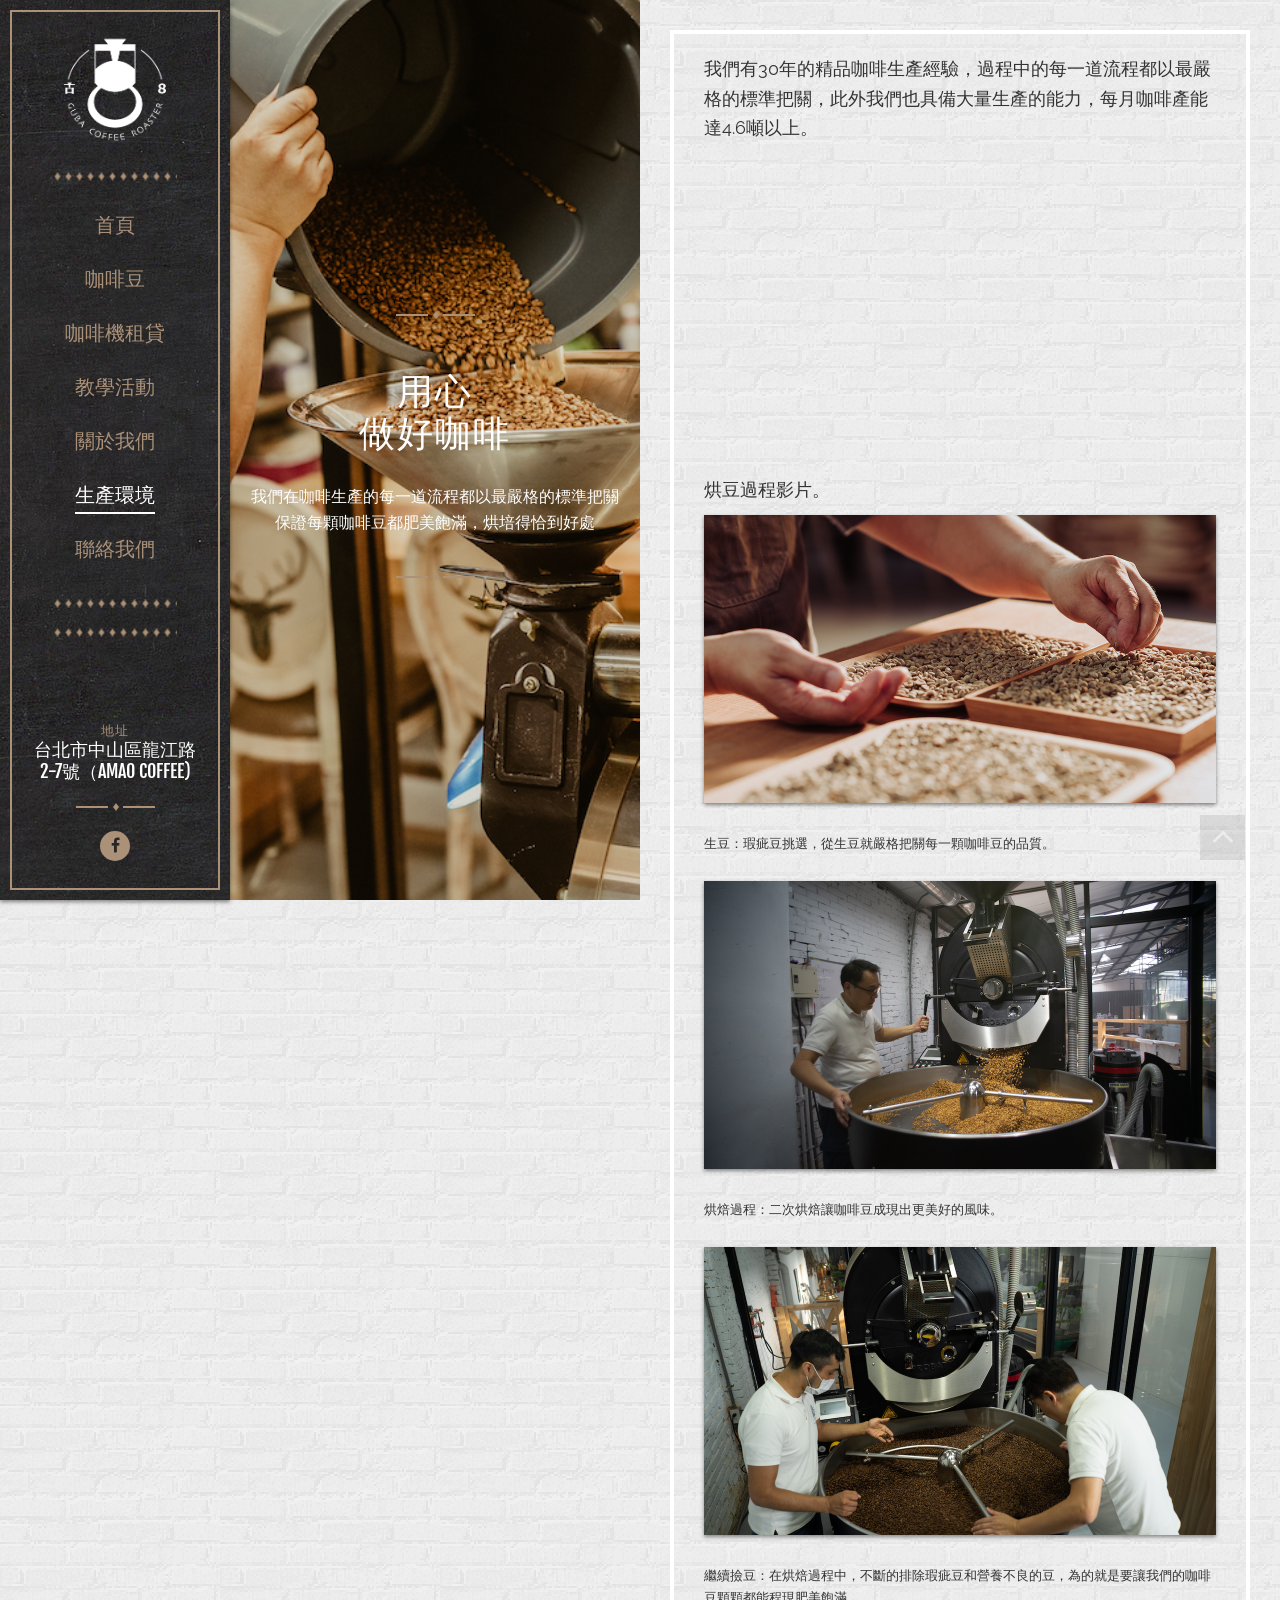
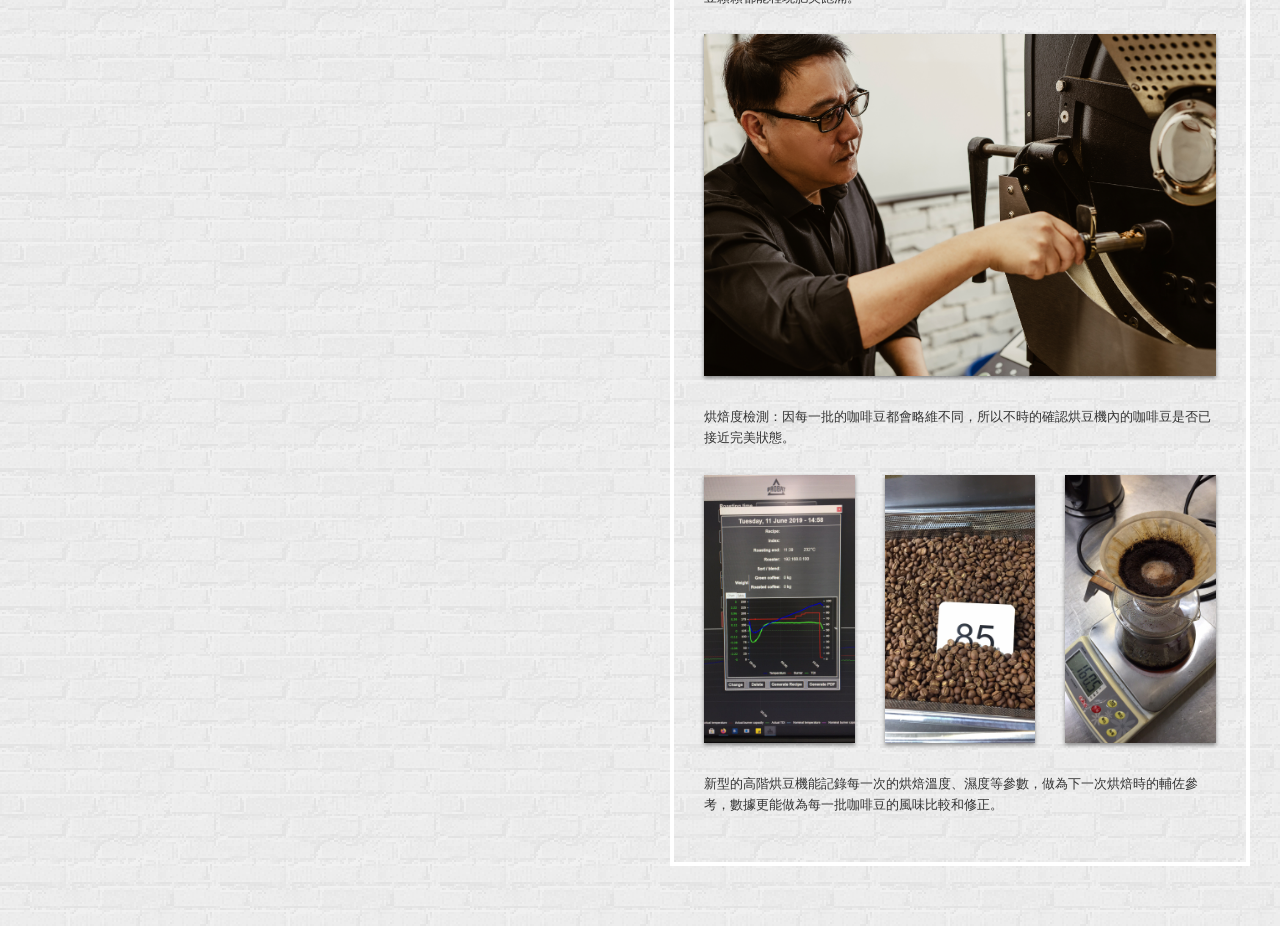
<file: docs/zh-hant/ourfactory/index.html>
<!DOCTYPE html>
<!--[if IE 8 ]>
<html class="no-js ie8" lang="en"> <![endif]-->
<!--[if IE 9 ]>
<html class="no-js ie9" lang="en"> <![endif]-->
<!--[if (gt IE 9)|!(IE)]><!-->
<html class="no-js" lang="en">
<!--<![endif]-->

<head lang="en">
    <meta charset="UTF-8">
    <meta name="description" content="古8咖啡是由丁長興老師所創立的咖啡品牌，丁老師有30多年的咖啡烘豆經驗，不只在商用批發的咖啡配豆，到世界各地的單品咖啡豆，丁老師都有非常豐富的烘焙經驗。">
    <meta name="author" content="CreateIT">
    <meta http-equiv="X-UA-Compatible" content="IE=edge">
    <meta name="viewport"
        content="width=device-width, initial-scale=1.0, user-scalable=no, maximum-scale=1, shrink-to-fit=no">
    <link rel="shortcut icon" href="../../assets/favicon.ico" type="image/x-icon">
    <title>古8咖啡</title>

    <link rel="stylesheet" type="text/css" href="../../assets/css/bootstrap.css">
    <link rel="stylesheet" type="text/css" href="../../assets/css/style.css">
    <style>
        .nav-logo {
            background-image: url('../../assets/images/content/logo-white.png');
            background-repeat: no-repeat;
            background-size: cover;
            background-position: center;
            margin: auto;
            width: 166px;
            height: 105px;
        }
        .image-description {
            padding: 10px 5px;
            display: block;
        }
    </style>
    <!--[if lt IE 9]>
    <script src="../../assets/bootstrap/js/html5shiv.min.js"></script>
    <script src="../../assets/bootstrap/js/respond.min.js"></script>
    <![endif]-->
    <script src="../../assets/js/modernizr.custom.js"></script>
    

</head>

<body class="cssAnimate ptn13">
    <div class="ct-preloader">
        <div class="ct-preloader-content"></div>
    </div>
    <!-- Start menu -->
    


<div class="ct-mainNav ct-js-background" data-bg="../../assets/images/menu-pattern.jpg">
    <div class="ct-mainNav-inner">
        <nav>
            <a class="ct-mainNav-logo" href="../../zh-hant/">
                <div class="nav-logo"></div>
            </a>
            <hr class="hr-custom ct-js-background" data-bg="../../assets/images/hr1.png">
            <ul class="ct-mainNav-nav text-uppercase animated" data-fx="fadeIn">
                <li class="">
                    <a href="../../zh-hant/">首頁</a>
                </li>
                
                <li class="">
                    <a href="../../zh-hant/products/">咖啡豆</a>
                </li>
                <li class="">
                    <a href="../../zh-hant/rental/">咖啡機租貸</a>
                </li>
                <li class="">
                    <a href="../../zh-hant/courses/">教學活動</a>
                </li>
                <li class="">
                    <a href="../../zh-hant/about/">關於我們</a>
                </li>
                <li class="active">
                    <a href="../../zh-hant/ourfactory/">生產環境</a>
                </li>
                <li>
                    <a target="__blank" href="https://forms.gle/VtBk3xrTUeiku1r48">聯絡我們</a>
                </li>

            </ul>
            <hr class="hr-custom ct-js-background" data-bg="../../assets/images/hr1.png">
            
            
            <hr class="hr-custom ct-js-background" data-bg="../../assets/images/hr1.png">
        </nav>
        <div class="ct-mainNav-sidebar">
            <div class="ct-contactInfo text-uppercase animated" data-fx="fadeInUp">
                <h5 class="ct-u-colorMotive ct-u-font3">地址</h5>
                <p class="ct-u-font2">
                    台北市中山區龍江路2-7號（AMAO COFFEE)
                </p>
            </div>
            <hr class="hr-custom ct-js-background animated" data-fx="fadeIn" data-time="400" data-bg="../../assets/images/hr2.png"
                data-bgrepeat="no-repeat">
            <!-- 
            <div class="ct-contactInfo text-uppercase ct-u-paddingBottom30 animated" data-fx="fadeInUp">
                <h5 class="ct-u-colorMotive ct-u-font3">營業時間</h5>
                <p class="ct-u-font2">
                    一到五：8AM-8PM
                    <br>
                    六日：11AM-6PM
                </p>
            </div> -->
            <ul class="list-unstyled list-inline ct-socials animated" data-fx="fadeInUp" data-time="400">
                <li>
                    <a href="https://www.facebook.com/%E5%8F%A48%E5%92%96%E5%95%A1-1445189622249088/" data-toggle="tooltip" data-placement="top"
                        title="Facebook" target="__blank">
                        <i class="fa fa-fw fa-facebook"></i>
                        <span class="sr-only">古8咖啡Facebook</span>
                    </a>
                </li>
                <!-- <li>
                    <a href="https://twitter.com/createitpl" data-toggle="tooltip" data-placement="top"
                        title="Twitter"><i class="fa fa-fw fa-twitter"></i></a>
                </li>
                <li>
                    <a href="#" data-toggle="tooltip" data-placement="top" title="Google +"><i
                            class="fa fa-fw fa-google-plus"></i></a>
                </li> -->
            </ul>
        </div>
    </div>
</div>
    <!-- end menu -->

    <div id="ct-js-wrapper" class="ct-pageWrapper">
        <div class="ct-navbarMobile ct-navbarMobile--inverse">
            <a class="navbar-brand" href="index.html"><img src="../../assets/images/content/logo-white.png"
                    alt="Website Logo"> </a>
            <button type="button" class="navbar-toggle">
                <span class="sr-only">Toggle navigation</span>
                <span class="icon-bar"></span>
                <span class="icon-bar"></span>
                <span class="icon-bar"></span>
            </button>
        </div>

        



<section class="ct-sidebar ct-js-sidebar ct-js-background ct-u-displayTable ct-u-hideAnimateBg"
    data-bg="../../assets/images/ourfactory/m324.jpg"
    style="background-image: url('../../assets/images/home/banner-3.jpg');background-size:cover;">
    <div class="ct-sidebar-inner">
        <div class="item">
            <hr class="hr-custom ct-js-background animated" data-fx="fadeInDown"
                data-bg="../../assets/images/hr2.png" data-bgrepeat="no-repeat">
            <h2 class="ct-u-font2 text-uppercase animated " data-fx="flipInY">用心<br>做好咖啡</h2>
            <p class="animated" data-fx="fadeIn" style="font-size: 1.2em;">我們在咖啡生產的每一道流程都以最嚴格的標準把關<br>保證每顆咖啡豆都肥美飽滿，烘培得恰到好處</p>
            <hr class="hr-custom ct-js-background ct-u-paddingTop15 animated" data-fx="fadeInDown"
                data-bg="../../assets/images/hr2.png" data-bgrepeat="no-repeat">
        </div>
    </div>
</section>

<section class="ct-content">
    <section class="ct-frame ct-frame--white">
        <p class="ct-u-size18">我們有30年的精品咖啡生產經驗，過程中的每一道流程都以最嚴格的標準把關，此外我們也具備大量生產的能力，每月咖啡產能達4.6噸以上。</p>

        <iframe width="100%" height="315" src="https://www.youtube.com/embed/EjMlzi7Q6h4" title="YouTube video player"
            frameborder="0" allow="accelerometer; autoplay; clipboard-write; encrypted-media; gyroscope; picture-in-picture"
            allowfullscreen></iframe>
        <p class="ct-u-size18">烘豆過程影片。</p>
        <img src="../../assets/images/ourfactory/picking1.jpg" class="ct-frame-image-coffe ct-m-boxShadow" alt="Caffe" />
        <p class="ct-u-paddingTop30 ct-u-paddingBottom16">
            生豆：瑕疵豆挑選，從生豆就嚴格把關每一顆咖啡豆的品質。

        </p>
        <img src="../../assets/images/ourfactory/process1.jpg" class="ct-frame-image-coffe ct-m-boxShadow" alt="Caffe" />
        <p class="ct-u-paddingTop30 ct-u-paddingBottom16">
            烘焙過程：二次烘焙讓咖啡豆成現出更美好的風味。

        </p>

        <img src="../../assets/images/ourfactory/瑕疵豆挑選5.jpg" class="ct-frame-image-coffe ct-m-boxShadow" alt="Caffe" />
        <p class="ct-u-paddingTop30 ct-u-paddingBottom16">
            繼續撿豆：在烘焙過程中，不斷的排除瑕疵豆和營養不良的豆，為的就是要讓我們的咖啡豆顆顆都能程現肥美飽滿。

        </p>

        <img src="../../assets/images/ourfactory/烘焙過程2.jpg" class="ct-frame-image-coffe ct-m-boxShadow" alt="Caffe" />
        <p class="ct-u-paddingTop30 ct-u-paddingBottom16">
            烘焙度檢測：因每一批的咖啡豆都會略維不同，所以不時的確認烘豆機內的咖啡豆是否已接近完美狀態。
        </p>

        <div class="row">
            <div class="col-md-4">
                <img src="../../assets/images/ourfactory/溫度紀錄1.jpg" class="ct-frame-image-coffe ct-m-boxShadow" alt="Caffe" />
            </div>
            <div class="col-md-4">
                <img src="../../assets/images/ourfactory/色卡1.jpg" class="ct-frame-image-coffe ct-m-boxShadow" alt="Caffe" />
            </div>
            <div class="col-md-4">
                <img src="../../assets/images/ourfactory/杯測2.jpg" class="ct-frame-image-coffe ct-m-boxShadow" alt="Caffe" />
            </div>
        </div>

        
        <p class="ct-u-paddingTop30 ct-u-paddingBottom16">
            新型的高階烘豆機能記錄每一次的烘焙溫度、濕度等參數，做為下一次烘焙時的輔佐參考，數據更能做為每一批咖啡豆的風味比較和修正。
        </p>
    </section>
</section>


        
        <a href="#" id="toTop"><i class="fa fa-angle-up"></i></a>
    </div>

    <!-- JavaScripts -->
    <script src="../../assets/js/jquery.min.js"></script>
    <script src="../../assets/bootstrap/js/bootstrap.min.js"></script>
    <script src="../../assets/js/jquery.placeholder.min.js"></script>
    <script src="../../assets/js/jquery.easing.1.3.js"></script>
    <script src="../../assets/js/device.min.js"></script>
    <script src="../../assets/js/jquery.browser.min.js"></script>
    <script src="../../assets/js/snap.min.js"></script>
    <script src="../../assets/js/jquery.appear.js"></script>
    <script src="../../assets/js/select2/select2.js"></script>
    <!--
    <script src="../../assets/js/retina.js"></script>
    -->
    <!-- page scripts-->
    

    <!--end page scripts-->
    
    <script src="../../assets/js/main.js"></script>

</body>

</html>
</file>
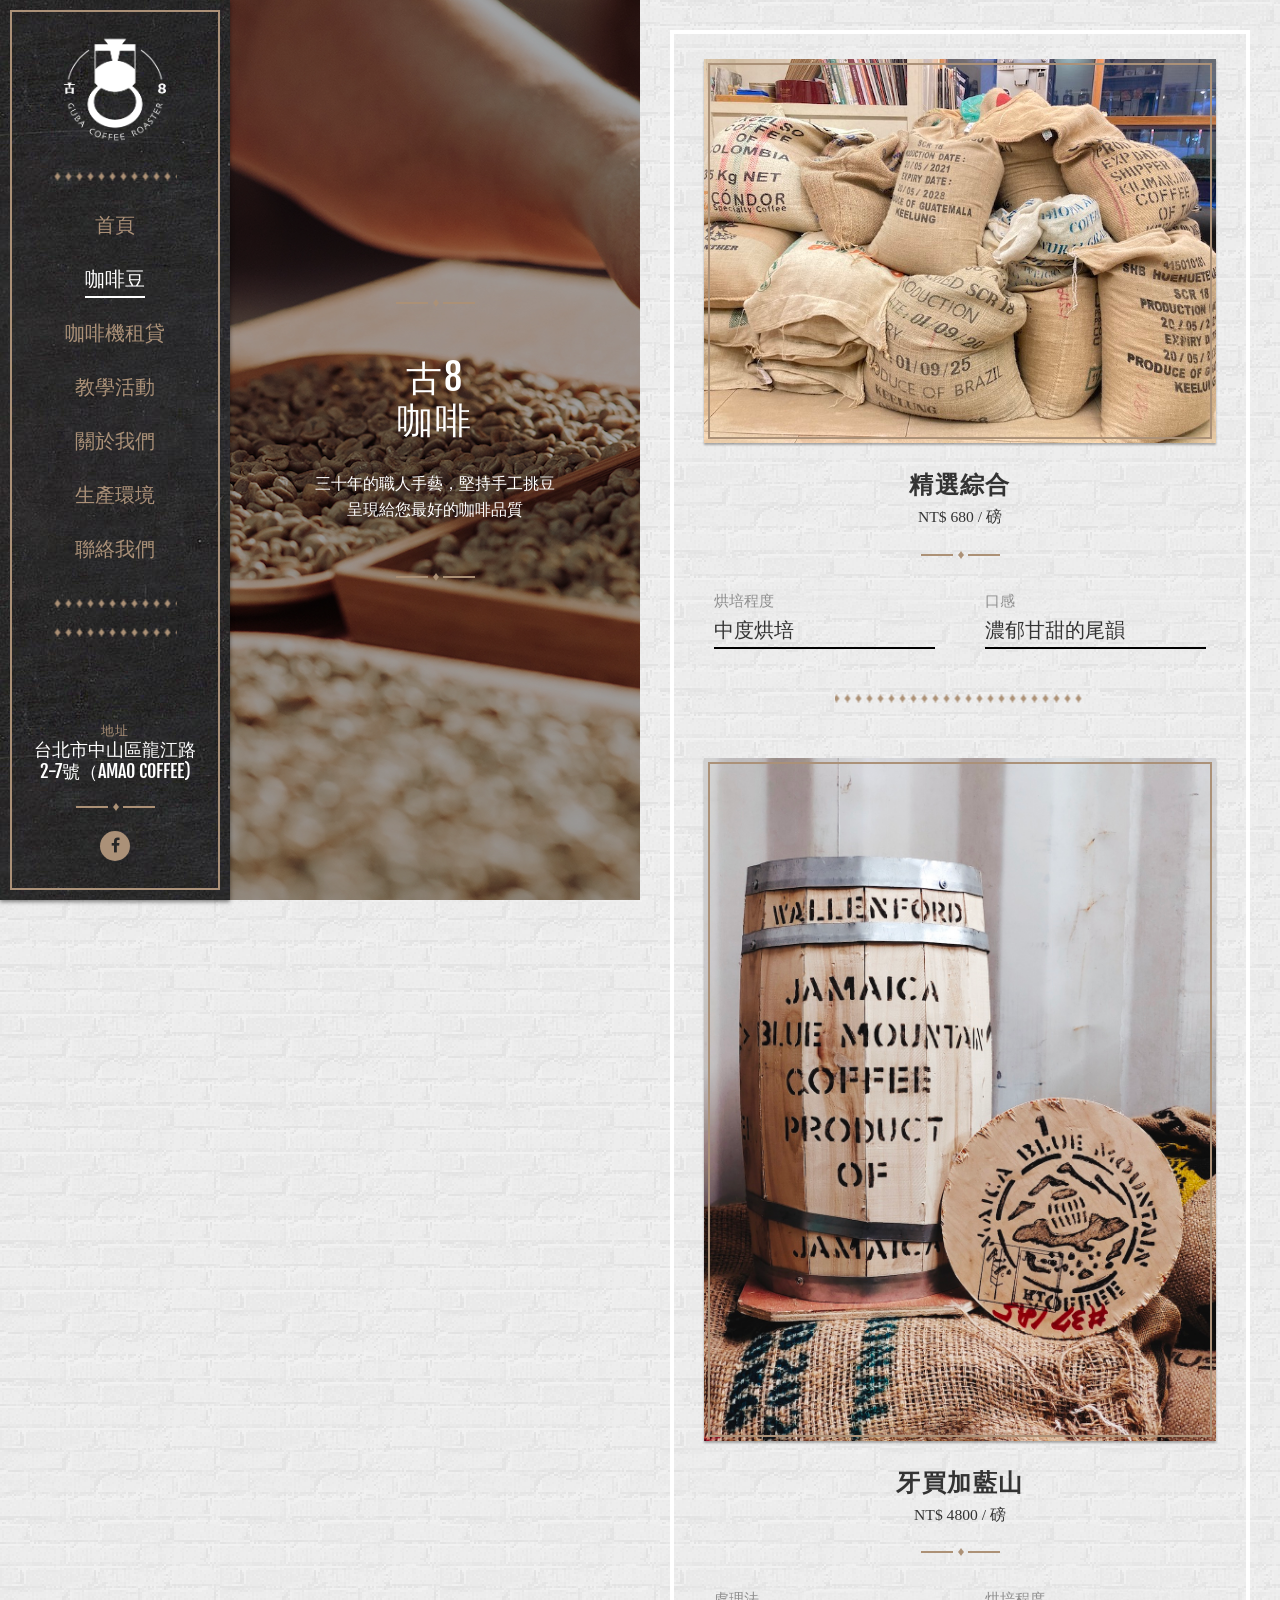
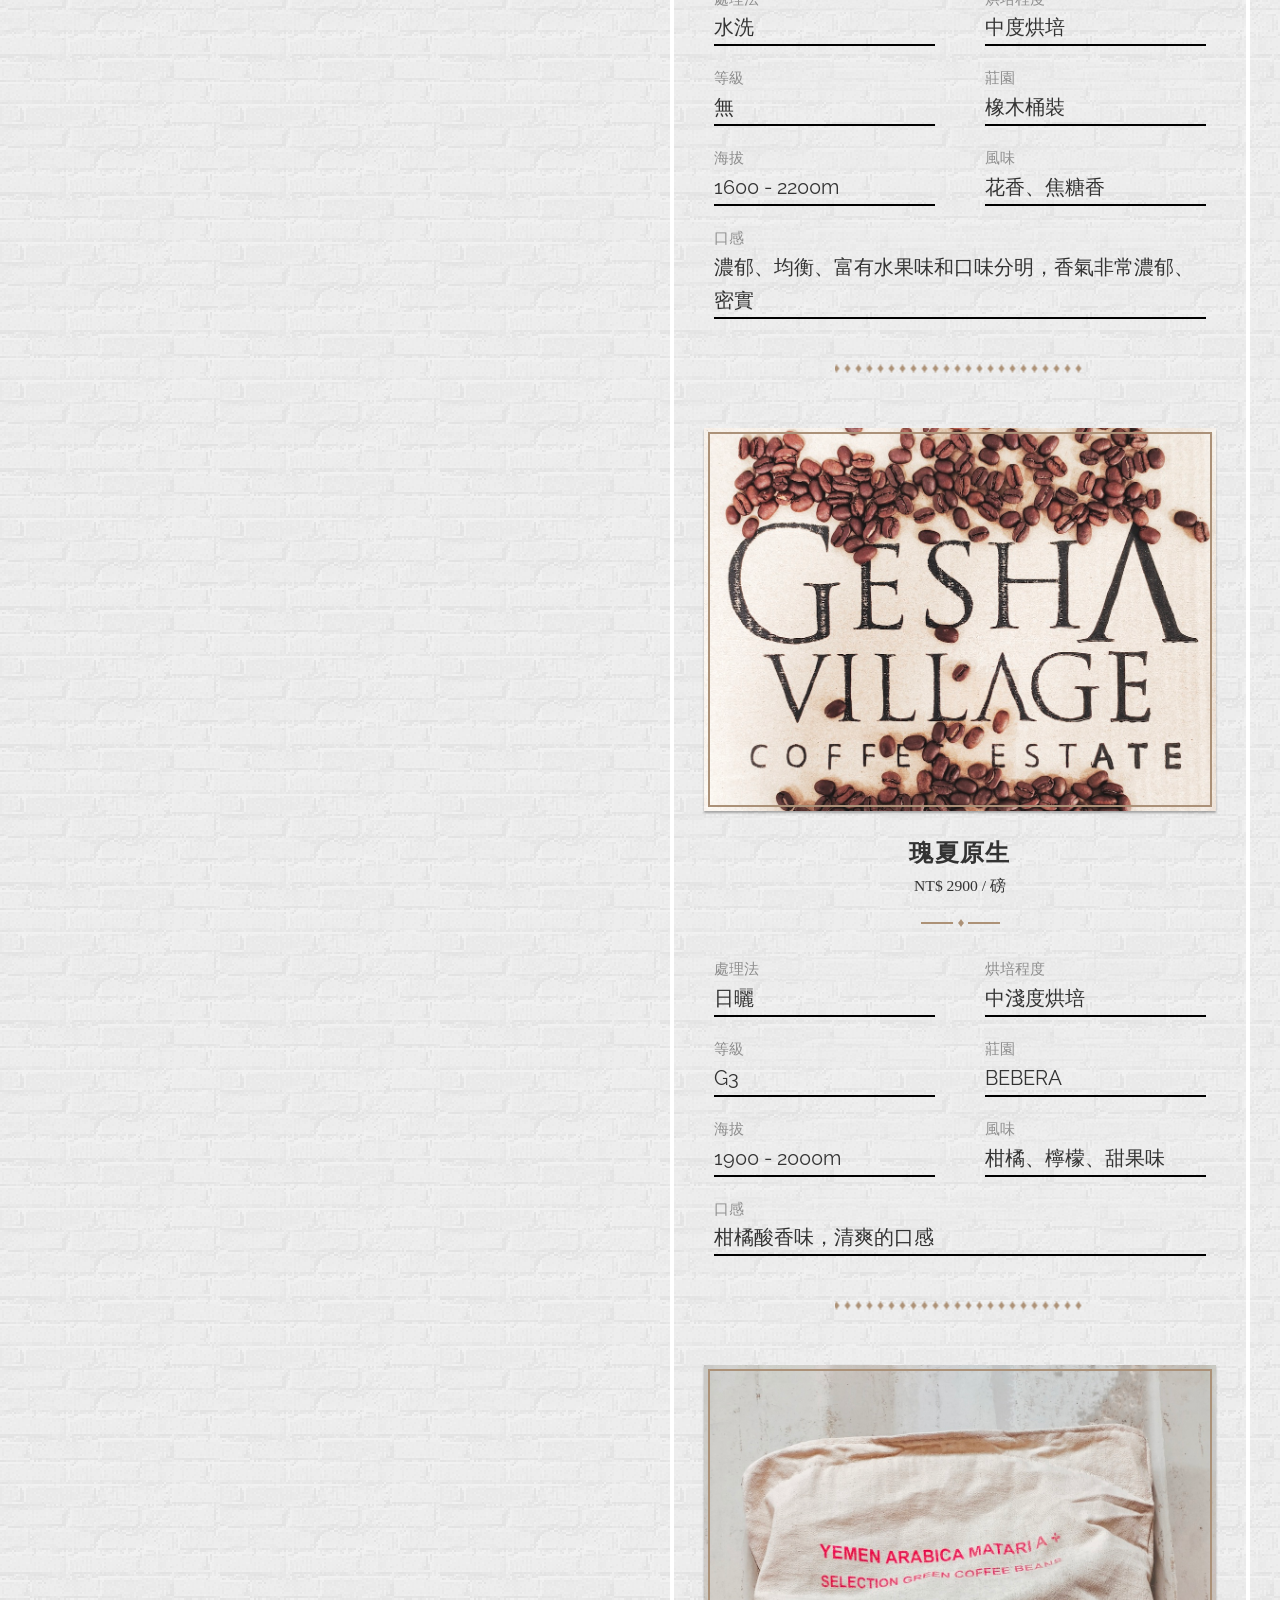
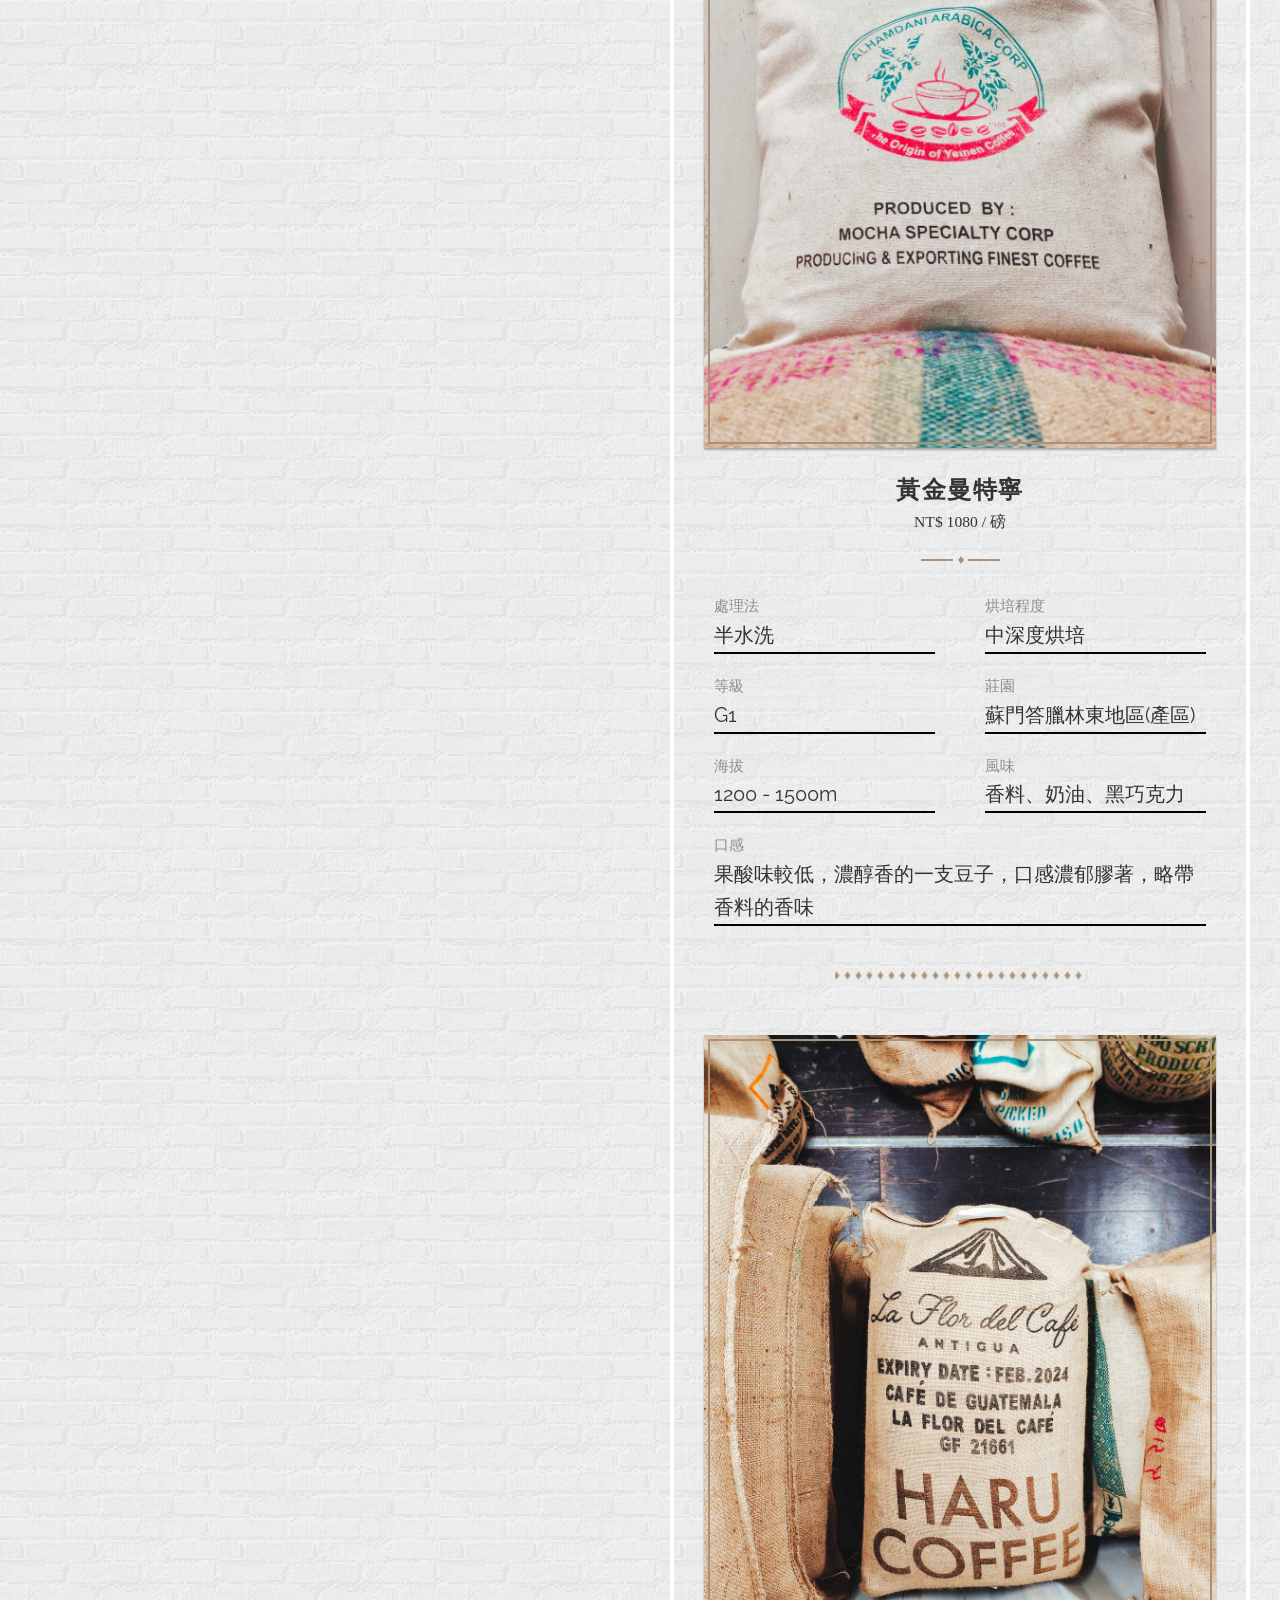
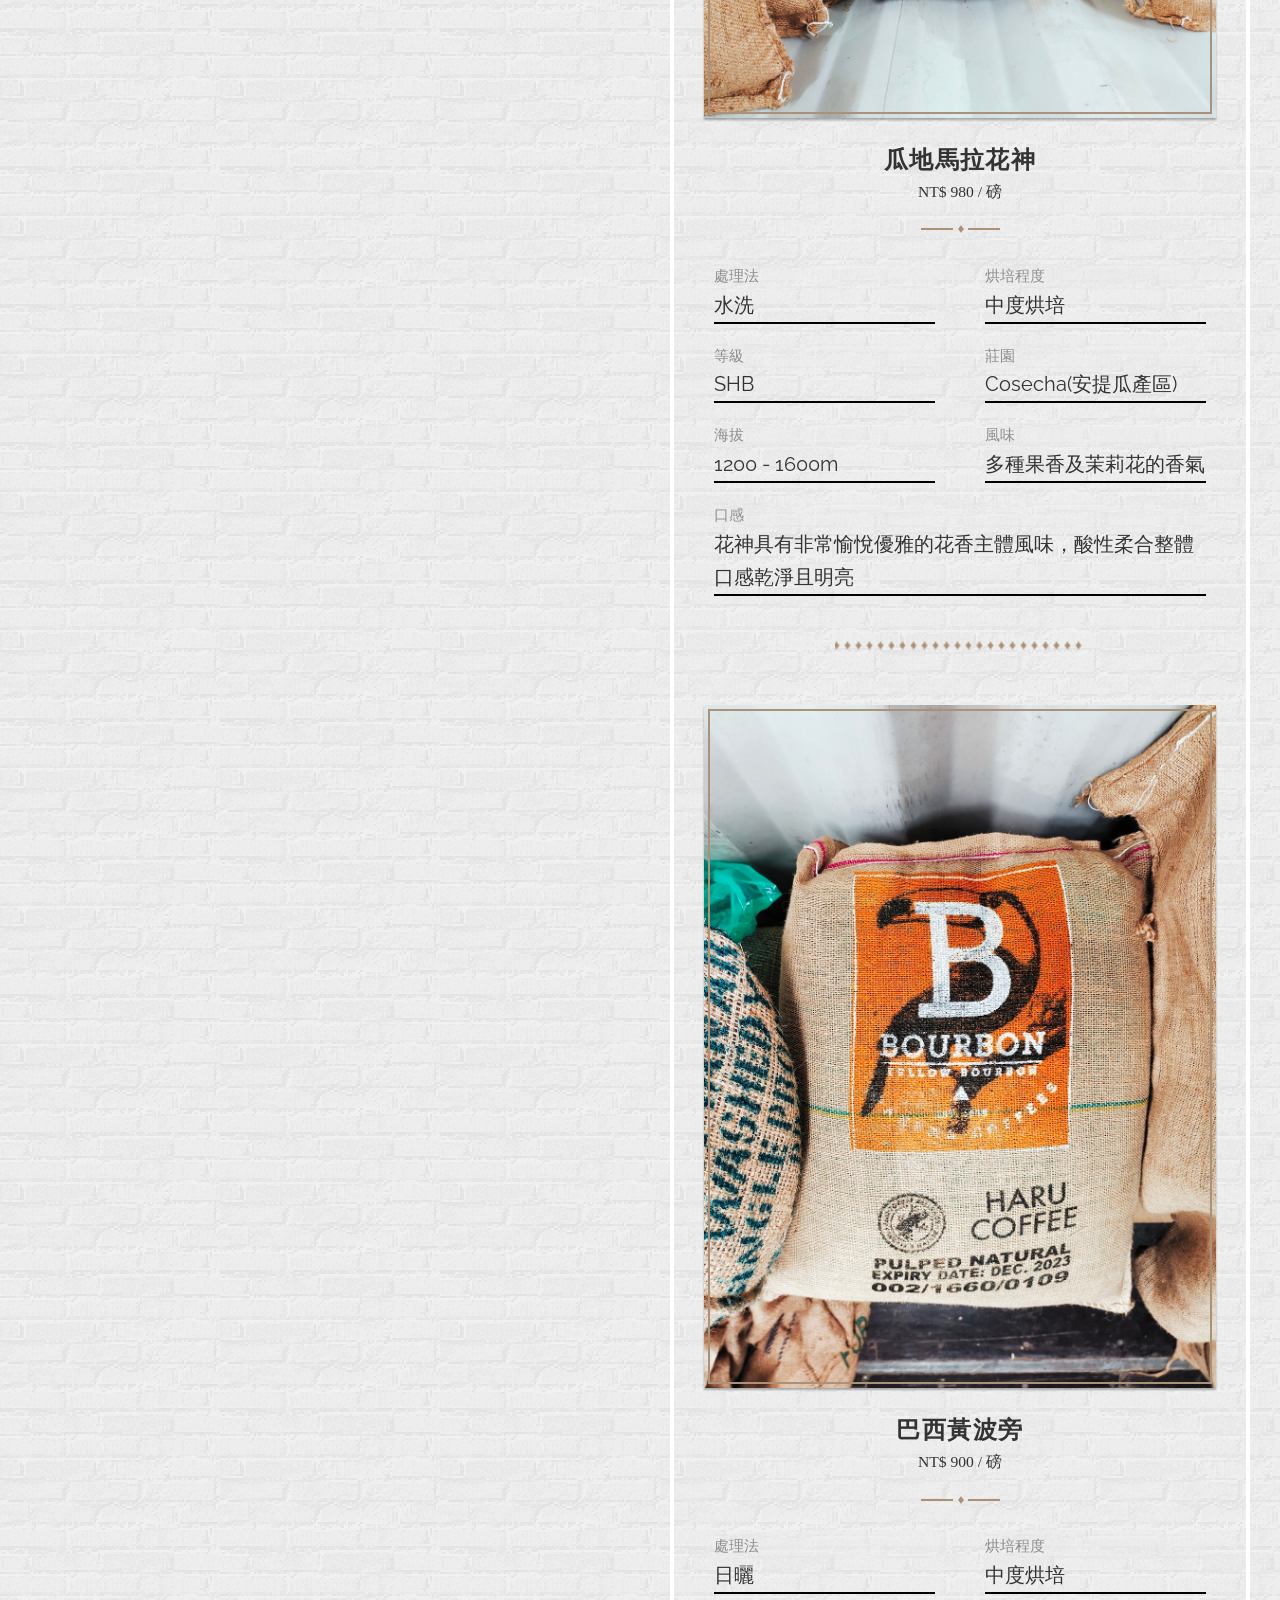
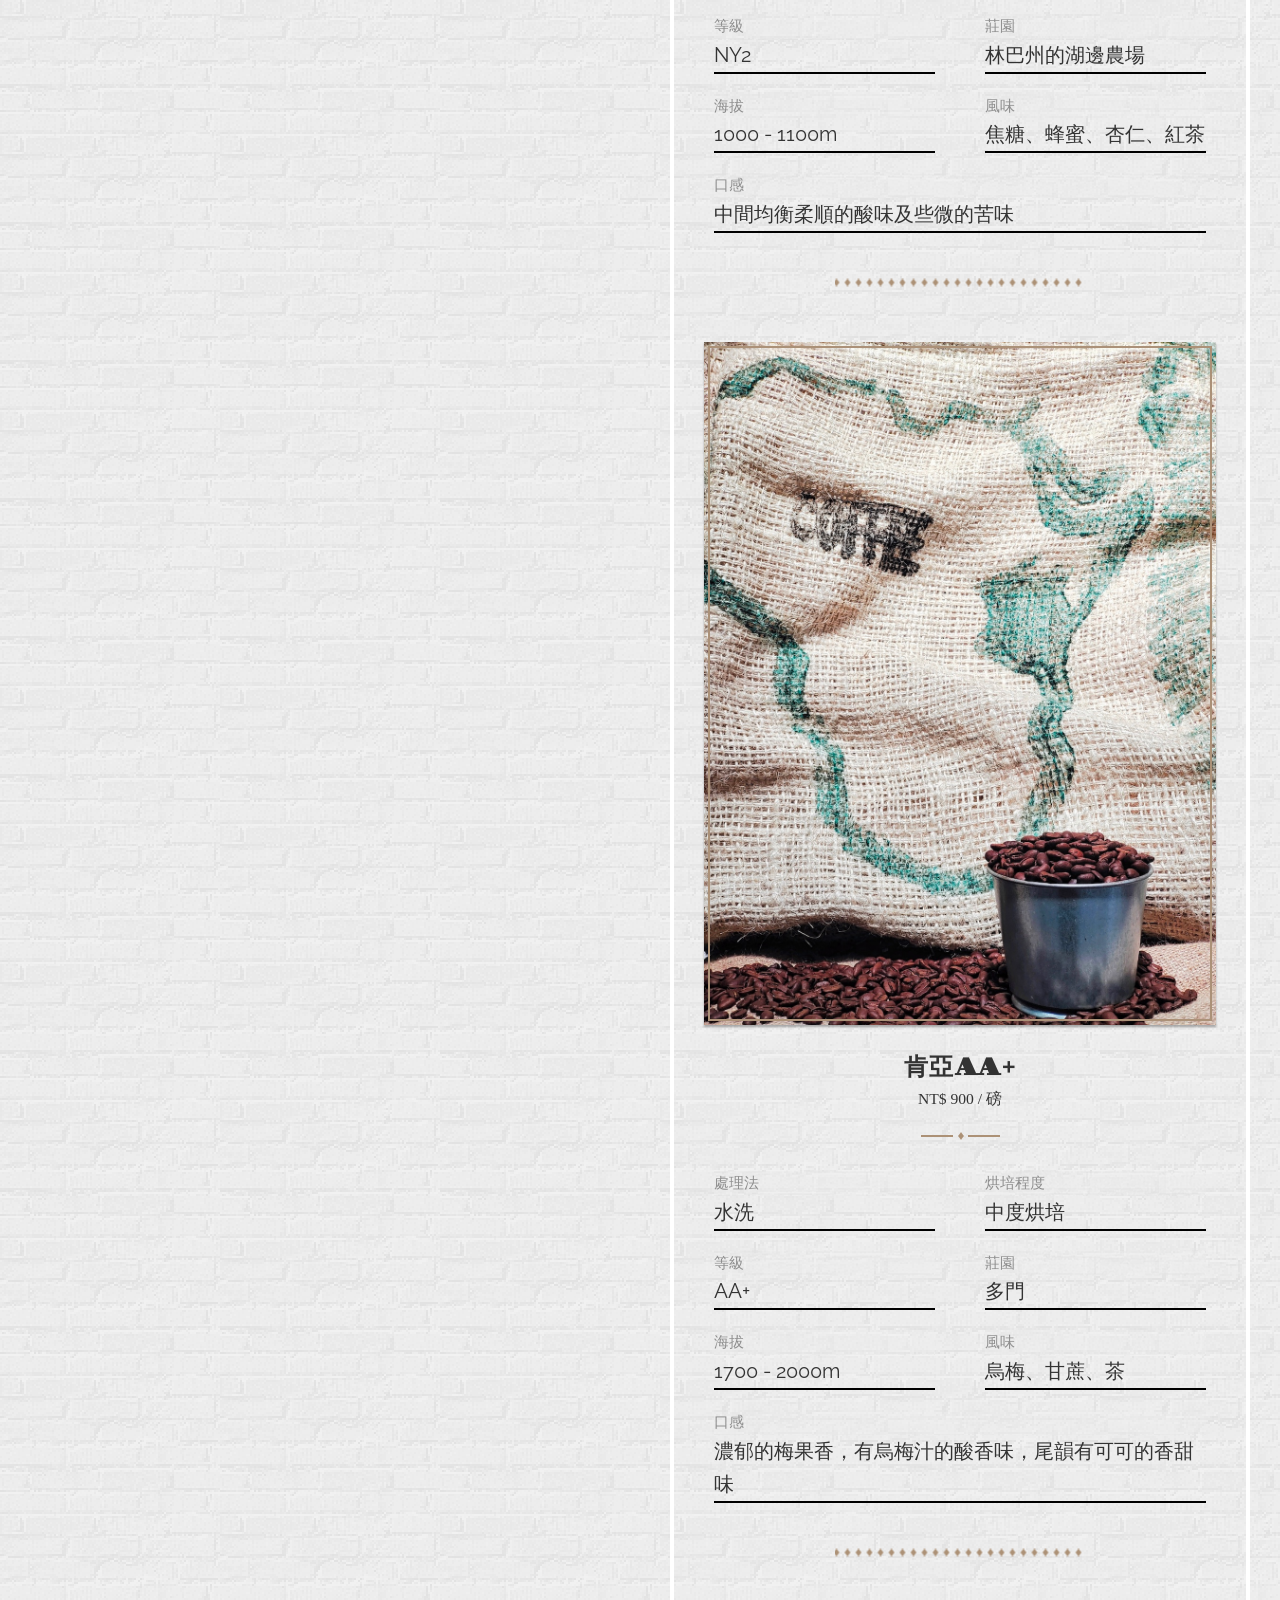
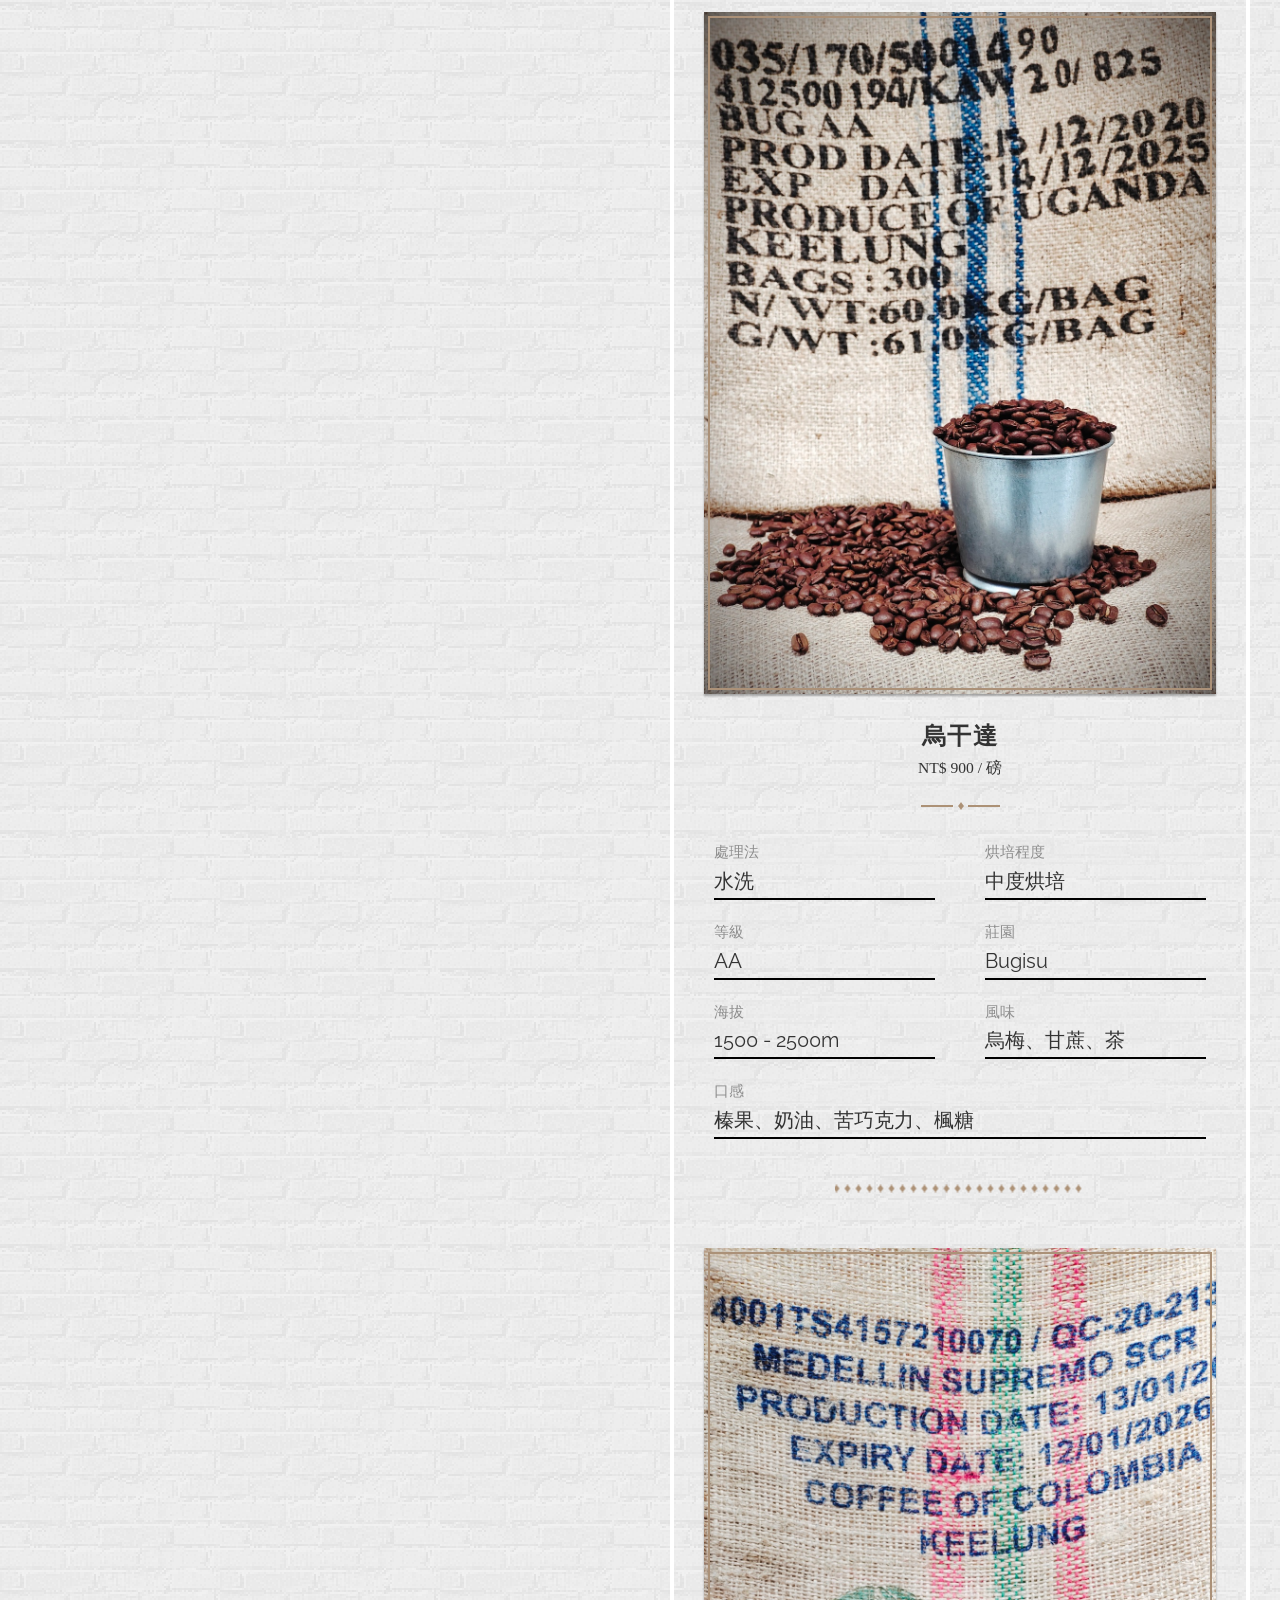
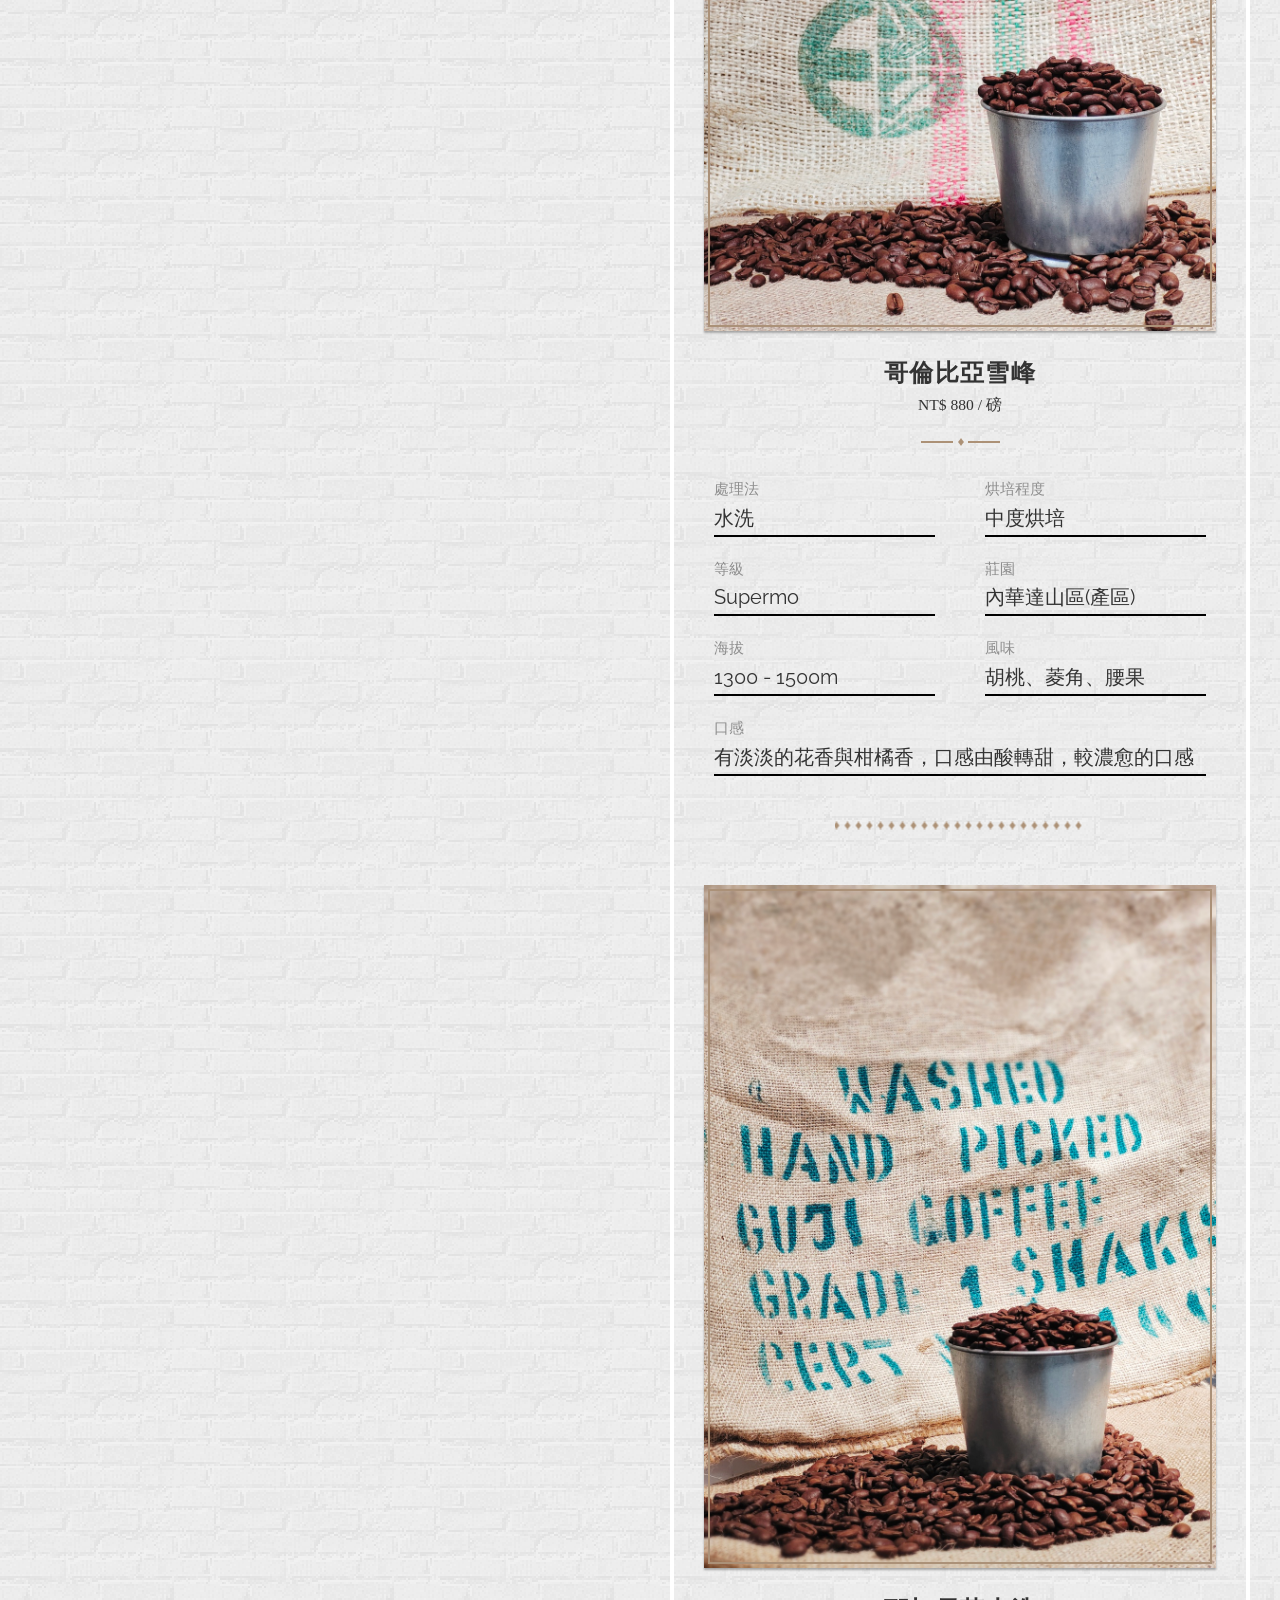
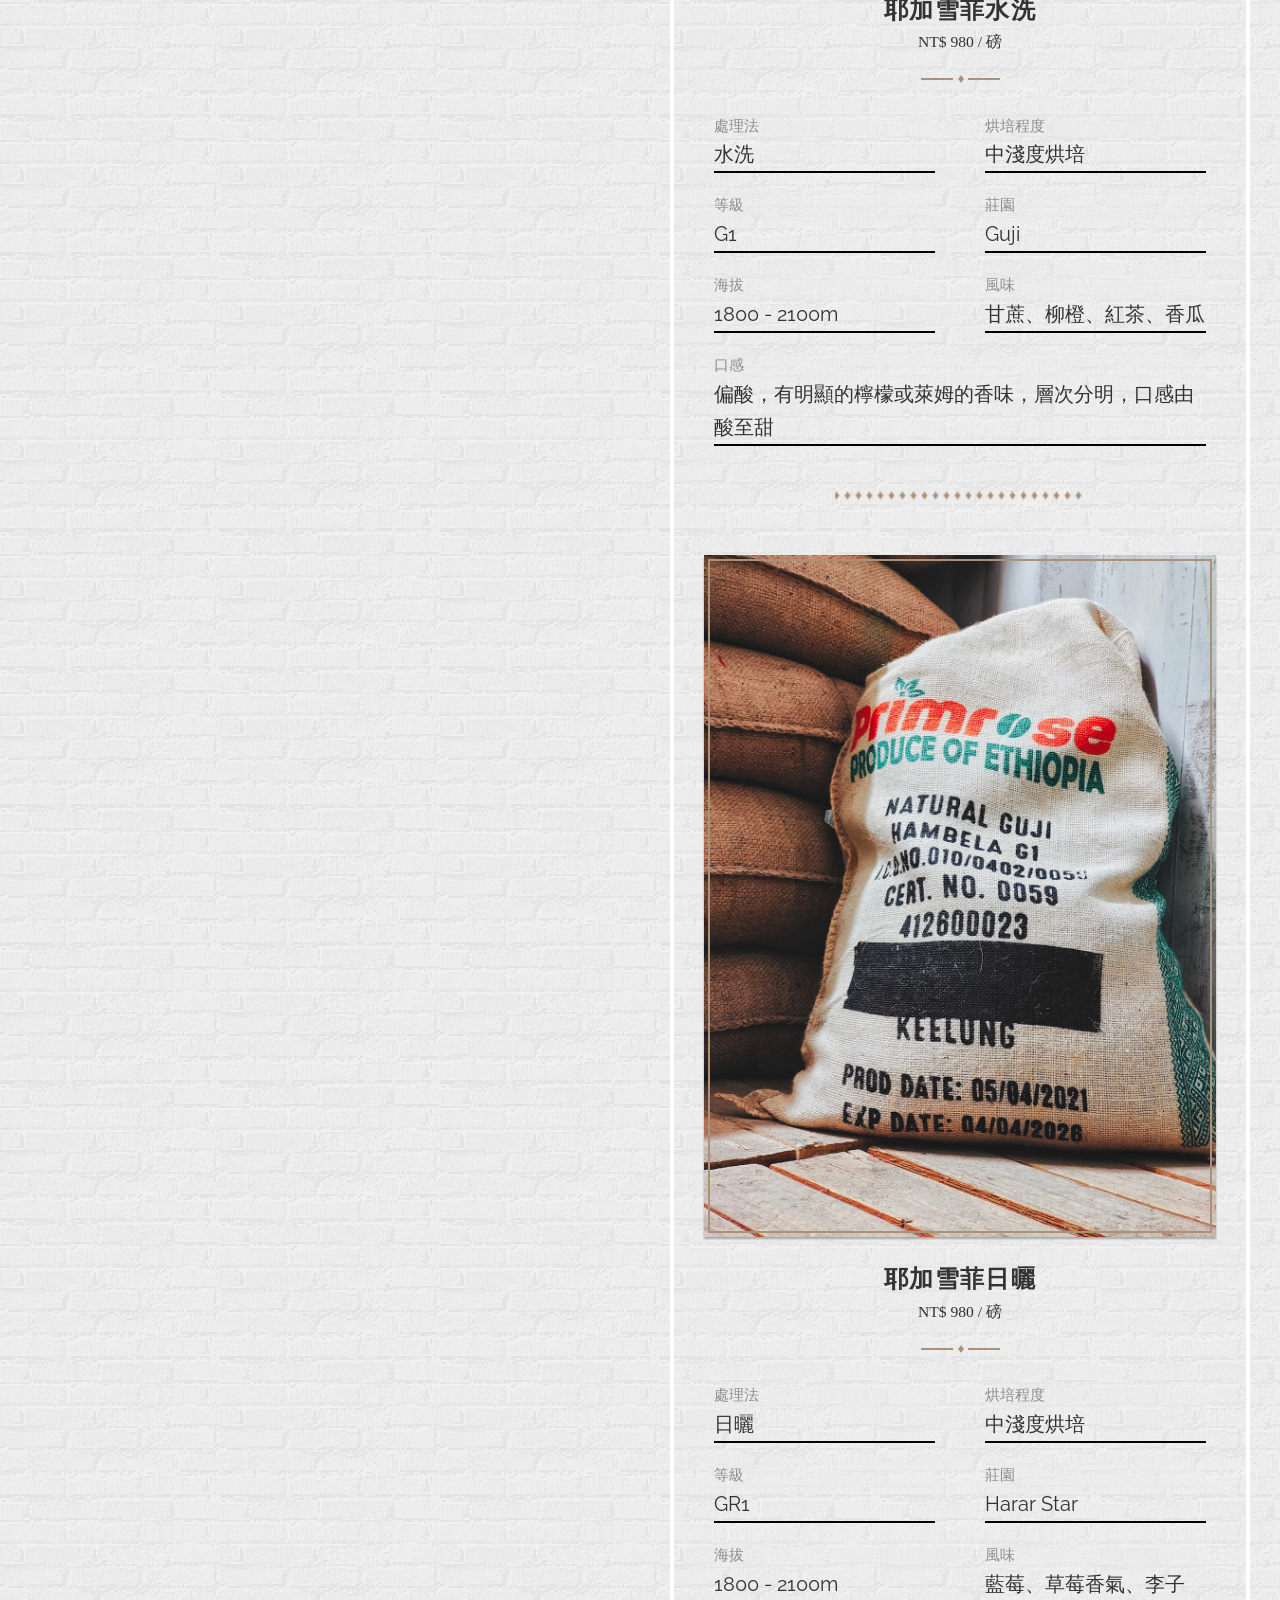
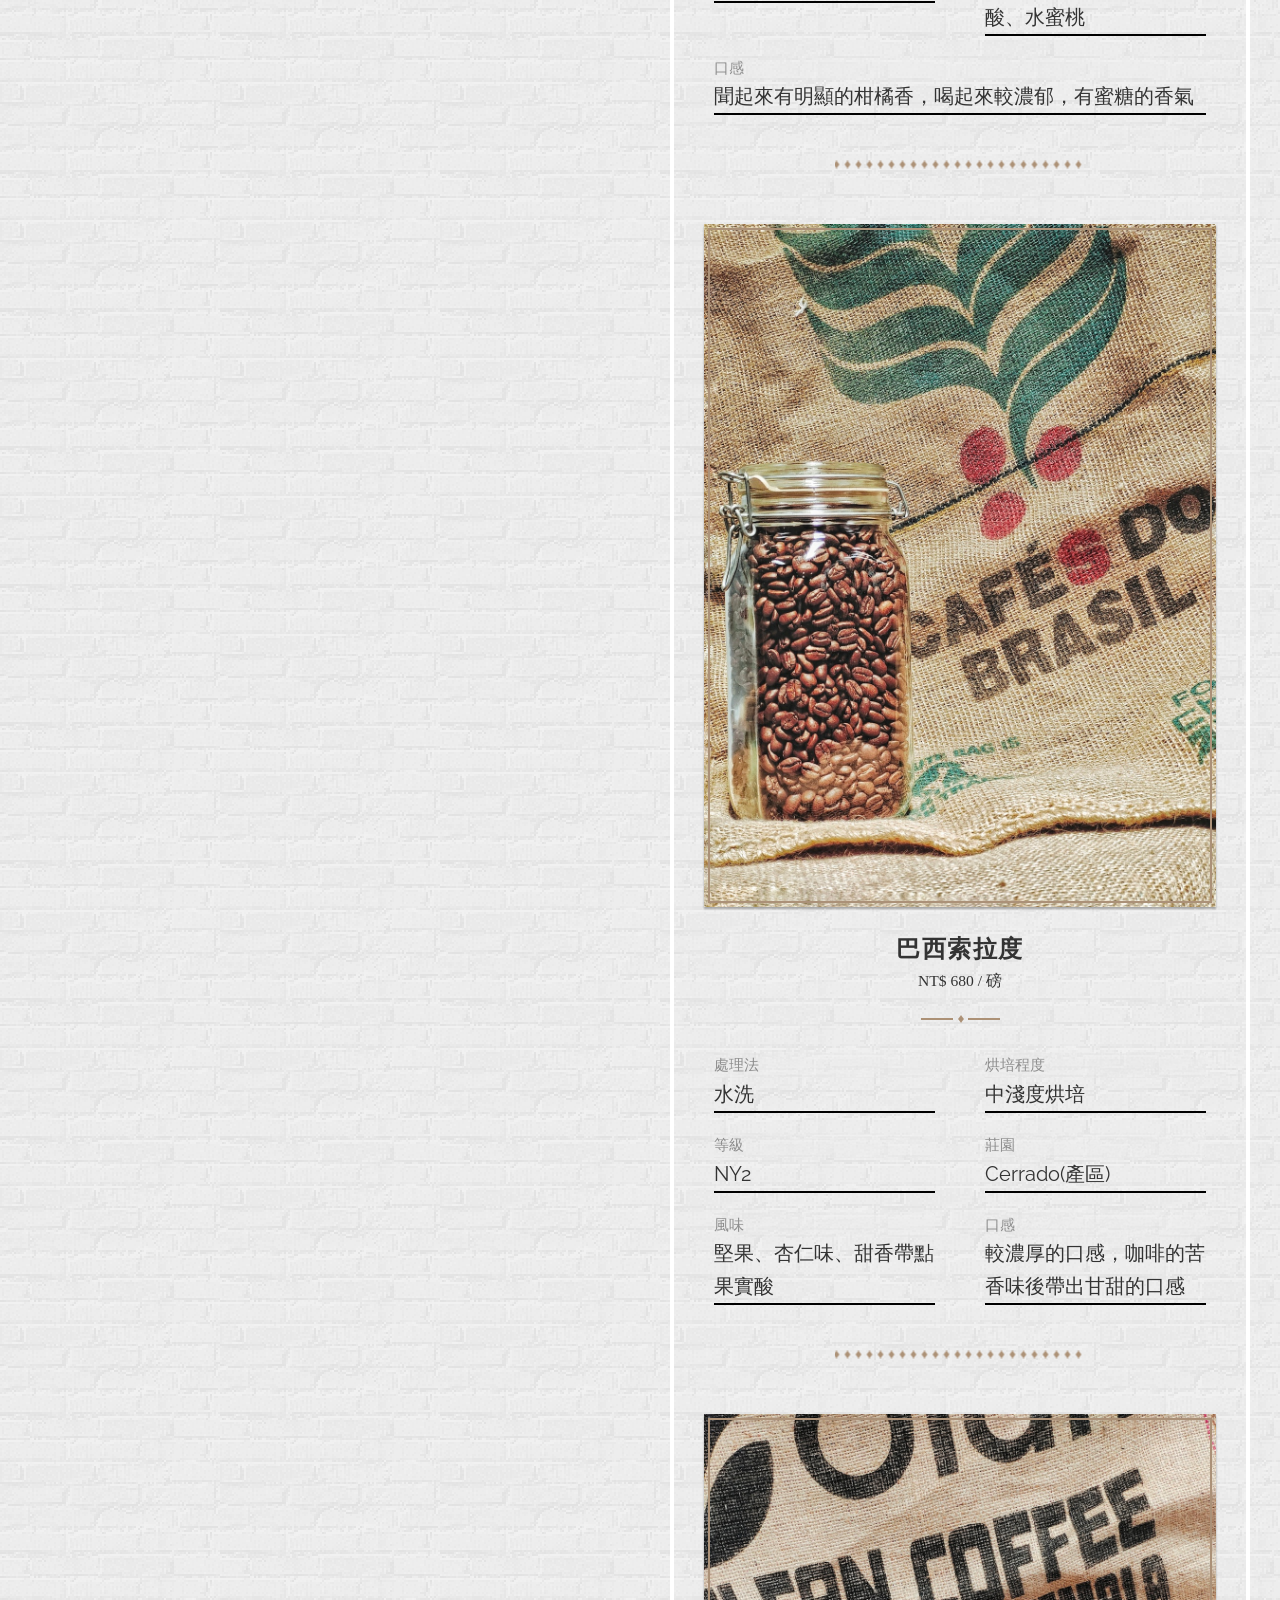
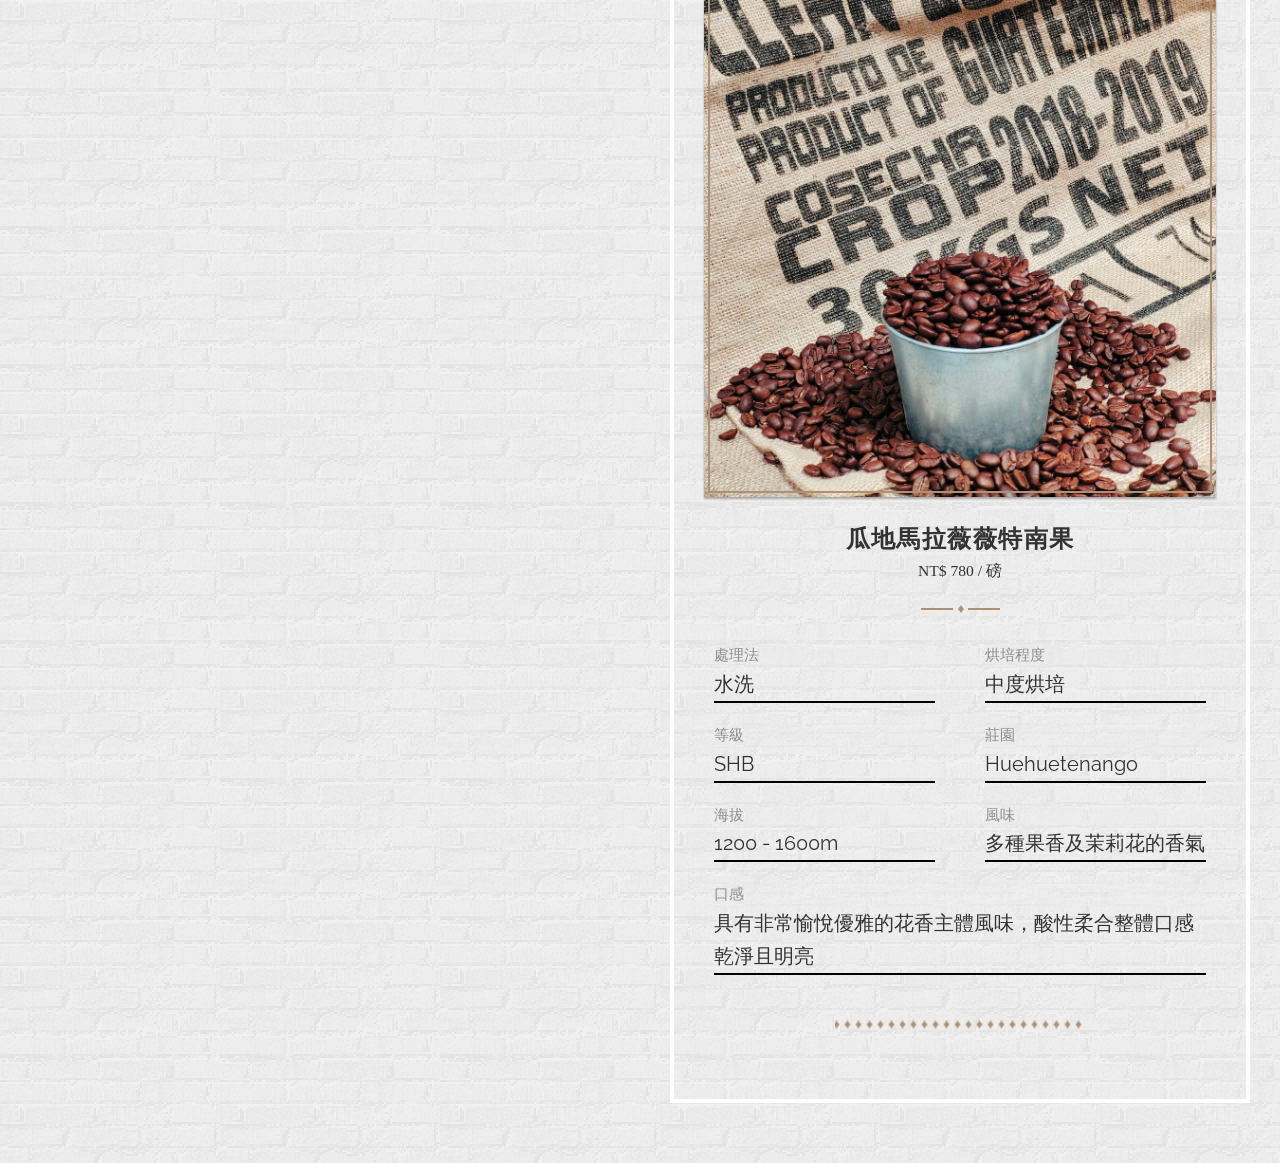
<file: docs/zh-hant/products/index.html>
<!DOCTYPE html>
<!--[if IE 8 ]>
<html class="no-js ie8" lang="en"> <![endif]-->
<!--[if IE 9 ]>
<html class="no-js ie9" lang="en"> <![endif]-->
<!--[if (gt IE 9)|!(IE)]><!-->
<html class="no-js" lang="en">
<!--<![endif]-->

<head lang="en">
    <meta charset="UTF-8">
    <meta name="description" content="古8咖啡是由丁長興老師所創立的咖啡品牌，丁老師有30多年的咖啡烘豆經驗，不只在商用批發的咖啡配豆，到世界各地的單品咖啡豆，丁老師都有非常豐富的烘焙經驗。">
    <meta name="author" content="CreateIT">
    <meta http-equiv="X-UA-Compatible" content="IE=edge">
    <meta name="viewport"
        content="width=device-width, initial-scale=1.0, user-scalable=no, maximum-scale=1, shrink-to-fit=no">
    <link rel="shortcut icon" href="../../assets/favicon.ico" type="image/x-icon">
    <title>古8咖啡</title>

    <link rel="stylesheet" type="text/css" href="../../assets/css/bootstrap.css">
    <link rel="stylesheet" type="text/css" href="../../assets/css/style.css">
    <style>
        .nav-logo {
            background-image: url('../../assets/images/content/logo-white.png');
            background-repeat: no-repeat;
            background-size: cover;
            background-position: center;
            margin: auto;
            width: 166px;
            height: 105px;
        }
        .image-description {
            padding: 10px 5px;
            display: block;
        }
    </style>
    <!--[if lt IE 9]>
    <script src="../../assets/bootstrap/js/html5shiv.min.js"></script>
    <script src="../../assets/bootstrap/js/respond.min.js"></script>
    <![endif]-->
    <script src="../../assets/js/modernizr.custom.js"></script>
    
<style>
    .item-feature {
        margin: 10px;
        border-bottom: 2px solid #000;
    }
    .item-feature label {
        font-size: 1.5rem;
        opacity: .5;
        display: block;

    }
    .item-feature p{
        font-size: 20px;
        margin-bottom: 0px;
    }
    .item-price {
        font-family:Microsoft JhengHei;
        font-size:1.2em;
    }
</style>

</head>

<body class="cssAnimate ptn13">
    <div class="ct-preloader">
        <div class="ct-preloader-content"></div>
    </div>
    <!-- Start menu -->
    


<div class="ct-mainNav ct-js-background" data-bg="../../assets/images/menu-pattern.jpg">
    <div class="ct-mainNav-inner">
        <nav>
            <a class="ct-mainNav-logo" href="../../zh-hant/">
                <div class="nav-logo"></div>
            </a>
            <hr class="hr-custom ct-js-background" data-bg="../../assets/images/hr1.png">
            <ul class="ct-mainNav-nav text-uppercase animated" data-fx="fadeIn">
                <li class="">
                    <a href="../../zh-hant/">首頁</a>
                </li>
                
                <li class="active">
                    <a href="../../zh-hant/products/">咖啡豆</a>
                </li>
                <li class="">
                    <a href="../../zh-hant/rental/">咖啡機租貸</a>
                </li>
                <li class="">
                    <a href="../../zh-hant/courses/">教學活動</a>
                </li>
                <li class="">
                    <a href="../../zh-hant/about/">關於我們</a>
                </li>
                <li class="">
                    <a href="../../zh-hant/ourfactory/">生產環境</a>
                </li>
                <li>
                    <a target="__blank" href="https://forms.gle/VtBk3xrTUeiku1r48">聯絡我們</a>
                </li>

            </ul>
            <hr class="hr-custom ct-js-background" data-bg="../../assets/images/hr1.png">
            
            
            <hr class="hr-custom ct-js-background" data-bg="../../assets/images/hr1.png">
        </nav>
        <div class="ct-mainNav-sidebar">
            <div class="ct-contactInfo text-uppercase animated" data-fx="fadeInUp">
                <h5 class="ct-u-colorMotive ct-u-font3">地址</h5>
                <p class="ct-u-font2">
                    台北市中山區龍江路2-7號（AMAO COFFEE)
                </p>
            </div>
            <hr class="hr-custom ct-js-background animated" data-fx="fadeIn" data-time="400" data-bg="../../assets/images/hr2.png"
                data-bgrepeat="no-repeat">
            <!-- 
            <div class="ct-contactInfo text-uppercase ct-u-paddingBottom30 animated" data-fx="fadeInUp">
                <h5 class="ct-u-colorMotive ct-u-font3">營業時間</h5>
                <p class="ct-u-font2">
                    一到五：8AM-8PM
                    <br>
                    六日：11AM-6PM
                </p>
            </div> -->
            <ul class="list-unstyled list-inline ct-socials animated" data-fx="fadeInUp" data-time="400">
                <li>
                    <a href="https://www.facebook.com/%E5%8F%A48%E5%92%96%E5%95%A1-1445189622249088/" data-toggle="tooltip" data-placement="top"
                        title="Facebook" target="__blank">
                        <i class="fa fa-fw fa-facebook"></i>
                        <span class="sr-only">古8咖啡Facebook</span>
                    </a>
                </li>
                <!-- <li>
                    <a href="https://twitter.com/createitpl" data-toggle="tooltip" data-placement="top"
                        title="Twitter"><i class="fa fa-fw fa-twitter"></i></a>
                </li>
                <li>
                    <a href="#" data-toggle="tooltip" data-placement="top" title="Google +"><i
                            class="fa fa-fw fa-google-plus"></i></a>
                </li> -->
            </ul>
        </div>
    </div>
</div>
    <!-- end menu -->

    <div id="ct-js-wrapper" class="ct-pageWrapper">
        <div class="ct-navbarMobile ct-navbarMobile--inverse">
            <a class="navbar-brand" href="index.html"><img src="../../assets/images/content/logo-white.png"
                    alt="Website Logo"> </a>
            <button type="button" class="navbar-toggle">
                <span class="sr-only">Toggle navigation</span>
                <span class="icon-bar"></span>
                <span class="icon-bar"></span>
                <span class="icon-bar"></span>
            </button>
        </div>

        
<section 
    class="ct-sidebar ct-js-sidebar ct-u-displayTable ct-u-hideAnimateBg"
    style="background-image: url('../../assets/images/about/banner-2.jpg');background-size:cover;">
    <div 
        class="ct-sidebar-inner"
        style="background-color: rgba(0,0,0,0.3);">
        <div class="item">
            <hr class="hr-custom ct-js-background animated" data-fx="fadeInDown" data-bg="../../assets/images/hr2.png"
                data-bgrepeat="no-repeat">
            <h2 class="ct-u-font2 text-uppercase animated " data-fx="flipInY">古8<br>咖啡</h2>
            <p style="font-size: larger;" class="animated" data-fx="fadeIn">三十年的職人手藝，堅持手工挑豆<br> 呈現給您最好的咖啡品質</p>
            <hr class="hr-custom ct-js-background ct-u-paddingTop40 animated" data-fx="fadeInDown"
                data-bg="../../assets/images/hr2.png" data-bgrepeat="no-repeat">
        </div>
    </div>
</section>

<section class="ct-content">
    <section class="ct-frame ct-frame--white">
        <!-- <section class="ct-foodBox">
            <div class="ct-imageBox ct-u-marginTop5 section" id="breakfast">
                <img src="../../assets/images/content/menu-1-breakfast.jpg" alt="breakfast" />
            </div>
            <h3 class="text-center text-uppercase ct-u-font1 ct-fw-600">精選綜合</h3>
            <hr class="hr-custom ct-js-background" data-bg="../../assets/images/hr2.png" data-bgrepeat="no-repeat">
            <p class="ct-u-size18">依照產季的不同，以4-5種單品咖啡豆，按比例調配。味道甘,醇,香,帶有黑巧克力的風味，餘韻帶有龍眼的焦糖香甜味。</p>
            <div class="row">
                
                <div class="col-sm-6">
                    <div class="item-feature">
                        <label class="ptn13 ct-u-font2">烘培程度</label>
                        <p>中度烘培</p>
                    </div>
                </div>
                <div class="col-sm-6">
                    <div class="item-feature">
                        <label class="ptn13 ct-u-font2">口感</label>
                        <p>濃郁甘甜的尾韻</p>
                    </div>
                </div>
                <div class="col-sm-12">
                    <div class="item-feature">
                        <label class="ptn13 ct-u-font2">豆種</label>
                        <p>巴西索拉度、哥倫比亞、烏干達、羅布司塔</p>
                    </div>
                </div>
            </div>
            <div class="ct-hrContainer ct-u-paddingTop15 ct-u-paddingBottom10">
                <hr class="hr-custom ct-js-background" data-bg="../../assets/images/hr1.png">
            </div>
        </section> -->
        
        <section class="ct-foodBox">
            <div class="ct-imageBox ct-u-marginTop5 section" id="breakfast">
                
                <img src="../../assets/guba-images/products/精選綜合.jpg" alt="breakfast" />
                
            </div>
            <h3 
                class="text-center text-uppercase ct-u-font1 ct-fw-600"
                style="margin-bottom:5px;">精選綜合</h3>
            
            <p class="text-center item-price">NT$ <span>680</span> / 磅</p>
            
            <hr class="hr-custom ct-js-background" data-bg="../../assets/images/hr2.png" data-bgrepeat="no-repeat">
            <div class="row">
                
                <div class="col-sm-6">
                    <div class="item-feature">
                        <label class="ptn13 ct-u-font2">烘培程度</label>
                        <p>中度烘培</p>
                    </div>
                </div>
                
                
                
                
                <div class="col-sm-12">
                    <div class="item-feature">
                        <label class="ptn13 ct-u-font2">口感</label>
                        <p>濃郁甘甜的尾韻</p>
                    </div>
                </div>
            </div>
            <div class="ct-hrContainer ct-u-paddingTop15 ct-u-paddingBottom10">
                <hr class="hr-custom ct-js-background" data-bg="../../assets/images/hr1.png">
            </div>
        </section>
        
        <section class="ct-foodBox">
            <div class="ct-imageBox ct-u-marginTop5 section" id="breakfast">
                
                <img src="../../assets/guba-images/products/牙買加藍山.jpg" alt="breakfast" />
                
            </div>
            <h3 
                class="text-center text-uppercase ct-u-font1 ct-fw-600"
                style="margin-bottom:5px;">牙買加藍山</h3>
            
            <p class="text-center item-price">NT$ <span>4800</span> / 磅</p>
            
            <hr class="hr-custom ct-js-background" data-bg="../../assets/images/hr2.png" data-bgrepeat="no-repeat">
            <div class="row">
                
                <div class="col-sm-6">
                    <div class="item-feature">
                        <label class="ptn13 ct-u-font2">處理法</label>
                        <p>水洗</p>
                    </div>
                </div>
                
                <div class="col-sm-6">
                    <div class="item-feature">
                        <label class="ptn13 ct-u-font2">烘培程度</label>
                        <p>中度烘培</p>
                    </div>
                </div>
                
                <div class="col-sm-6">
                    <div class="item-feature">
                        <label class="ptn13 ct-u-font2">等級</label>
                        <p>無</p>
                    </div>
                </div>
                
                
                <div class="col-sm-6">
                    <div class="item-feature">
                        <label class="ptn13 ct-u-font2">莊園</label>
                        <p>橡木桶裝</p>
                    </div>
                </div>
                
                
                <div class="col-sm-6">
                    <div class="item-feature">
                        <label class="ptn13 ct-u-font2">海拔</label>
                        <p>1600 - 2200m</p>
                    </div>
                </div>
                
                
                <div class="col-sm-6">
                    <div class="item-feature">
                        <label class="ptn13 ct-u-font2">風味</label>
                        <p>花香、焦糖香</p>
                    </div>
                </div>
                
                <div class="col-sm-12">
                    <div class="item-feature">
                        <label class="ptn13 ct-u-font2">口感</label>
                        <p>濃郁、均衡、富有水果味和口味分明，香氣非常濃郁、密實</p>
                    </div>
                </div>
            </div>
            <div class="ct-hrContainer ct-u-paddingTop15 ct-u-paddingBottom10">
                <hr class="hr-custom ct-js-background" data-bg="../../assets/images/hr1.png">
            </div>
        </section>
        
        <section class="ct-foodBox">
            <div class="ct-imageBox ct-u-marginTop5 section" id="breakfast">
                
                <img src="../../assets/guba-images/products/瑰夏原生.jpg" alt="breakfast" />
                
            </div>
            <h3 
                class="text-center text-uppercase ct-u-font1 ct-fw-600"
                style="margin-bottom:5px;">瑰夏原生</h3>
            
            <p class="text-center item-price">NT$ <span>2900</span> / 磅</p>
            
            <hr class="hr-custom ct-js-background" data-bg="../../assets/images/hr2.png" data-bgrepeat="no-repeat">
            <div class="row">
                
                <div class="col-sm-6">
                    <div class="item-feature">
                        <label class="ptn13 ct-u-font2">處理法</label>
                        <p>日曬</p>
                    </div>
                </div>
                
                <div class="col-sm-6">
                    <div class="item-feature">
                        <label class="ptn13 ct-u-font2">烘培程度</label>
                        <p>中淺度烘培</p>
                    </div>
                </div>
                
                <div class="col-sm-6">
                    <div class="item-feature">
                        <label class="ptn13 ct-u-font2">等級</label>
                        <p>G3</p>
                    </div>
                </div>
                
                
                <div class="col-sm-6">
                    <div class="item-feature">
                        <label class="ptn13 ct-u-font2">莊園</label>
                        <p>BEBERA</p>
                    </div>
                </div>
                
                
                <div class="col-sm-6">
                    <div class="item-feature">
                        <label class="ptn13 ct-u-font2">海拔</label>
                        <p>1900 - 2000m</p>
                    </div>
                </div>
                
                
                <div class="col-sm-6">
                    <div class="item-feature">
                        <label class="ptn13 ct-u-font2">風味</label>
                        <p>柑橘、檸檬、甜果味</p>
                    </div>
                </div>
                
                <div class="col-sm-12">
                    <div class="item-feature">
                        <label class="ptn13 ct-u-font2">口感</label>
                        <p>柑橘酸香味，清爽的口感</p>
                    </div>
                </div>
            </div>
            <div class="ct-hrContainer ct-u-paddingTop15 ct-u-paddingBottom10">
                <hr class="hr-custom ct-js-background" data-bg="../../assets/images/hr1.png">
            </div>
        </section>
        
        <section class="ct-foodBox">
            <div class="ct-imageBox ct-u-marginTop5 section" id="breakfast">
                
                <img src="../../assets/guba-images/products/葉門.jpg" alt="breakfast" />
                
            </div>
            <h3 
                class="text-center text-uppercase ct-u-font1 ct-fw-600"
                style="margin-bottom:5px;">黃金曼特寧</h3>
            
            <p class="text-center item-price">NT$ <span>1080</span> / 磅</p>
            
            <hr class="hr-custom ct-js-background" data-bg="../../assets/images/hr2.png" data-bgrepeat="no-repeat">
            <div class="row">
                
                <div class="col-sm-6">
                    <div class="item-feature">
                        <label class="ptn13 ct-u-font2">處理法</label>
                        <p>半水洗</p>
                    </div>
                </div>
                
                <div class="col-sm-6">
                    <div class="item-feature">
                        <label class="ptn13 ct-u-font2">烘培程度</label>
                        <p>中深度烘培</p>
                    </div>
                </div>
                
                <div class="col-sm-6">
                    <div class="item-feature">
                        <label class="ptn13 ct-u-font2">等級</label>
                        <p>G1</p>
                    </div>
                </div>
                
                
                <div class="col-sm-6">
                    <div class="item-feature">
                        <label class="ptn13 ct-u-font2">莊園</label>
                        <p>蘇門答臘林東地區(產區)</p>
                    </div>
                </div>
                
                
                <div class="col-sm-6">
                    <div class="item-feature">
                        <label class="ptn13 ct-u-font2">海拔</label>
                        <p>1200 - 1500m</p>
                    </div>
                </div>
                
                
                <div class="col-sm-6">
                    <div class="item-feature">
                        <label class="ptn13 ct-u-font2">風味</label>
                        <p>香料、奶油、黑巧克力</p>
                    </div>
                </div>
                
                <div class="col-sm-12">
                    <div class="item-feature">
                        <label class="ptn13 ct-u-font2">口感</label>
                        <p>果酸味較低，濃醇香的一支豆子，口感濃郁膠著，略帶香料的香味</p>
                    </div>
                </div>
            </div>
            <div class="ct-hrContainer ct-u-paddingTop15 ct-u-paddingBottom10">
                <hr class="hr-custom ct-js-background" data-bg="../../assets/images/hr1.png">
            </div>
        </section>
        
        <section class="ct-foodBox">
            <div class="ct-imageBox ct-u-marginTop5 section" id="breakfast">
                
                <img src="../../assets/guba-images/products/瓜地馬拉花神.jpg" alt="breakfast" />
                
            </div>
            <h3 
                class="text-center text-uppercase ct-u-font1 ct-fw-600"
                style="margin-bottom:5px;">瓜地馬拉花神</h3>
            
            <p class="text-center item-price">NT$ <span>980</span> / 磅</p>
            
            <hr class="hr-custom ct-js-background" data-bg="../../assets/images/hr2.png" data-bgrepeat="no-repeat">
            <div class="row">
                
                <div class="col-sm-6">
                    <div class="item-feature">
                        <label class="ptn13 ct-u-font2">處理法</label>
                        <p>水洗</p>
                    </div>
                </div>
                
                <div class="col-sm-6">
                    <div class="item-feature">
                        <label class="ptn13 ct-u-font2">烘培程度</label>
                        <p>中度烘培</p>
                    </div>
                </div>
                
                <div class="col-sm-6">
                    <div class="item-feature">
                        <label class="ptn13 ct-u-font2">等級</label>
                        <p>SHB</p>
                    </div>
                </div>
                
                
                <div class="col-sm-6">
                    <div class="item-feature">
                        <label class="ptn13 ct-u-font2">莊園</label>
                        <p>Cosecha(安提瓜產區)</p>
                    </div>
                </div>
                
                
                <div class="col-sm-6">
                    <div class="item-feature">
                        <label class="ptn13 ct-u-font2">海拔</label>
                        <p>1200 - 1600m</p>
                    </div>
                </div>
                
                
                <div class="col-sm-6">
                    <div class="item-feature">
                        <label class="ptn13 ct-u-font2">風味</label>
                        <p>多種果香及茉莉花的香氣</p>
                    </div>
                </div>
                
                <div class="col-sm-12">
                    <div class="item-feature">
                        <label class="ptn13 ct-u-font2">口感</label>
                        <p>花神具有非常愉悅優雅的花香主體風味，酸性柔合整體口感乾淨且明亮</p>
                    </div>
                </div>
            </div>
            <div class="ct-hrContainer ct-u-paddingTop15 ct-u-paddingBottom10">
                <hr class="hr-custom ct-js-background" data-bg="../../assets/images/hr1.png">
            </div>
        </section>
        
        <section class="ct-foodBox">
            <div class="ct-imageBox ct-u-marginTop5 section" id="breakfast">
                
                <img src="../../assets/guba-images/products/巴西黃波旁.jpg" alt="breakfast" />
                
            </div>
            <h3 
                class="text-center text-uppercase ct-u-font1 ct-fw-600"
                style="margin-bottom:5px;">巴西黃波旁</h3>
            
            <p class="text-center item-price">NT$ <span>900</span> / 磅</p>
            
            <hr class="hr-custom ct-js-background" data-bg="../../assets/images/hr2.png" data-bgrepeat="no-repeat">
            <div class="row">
                
                <div class="col-sm-6">
                    <div class="item-feature">
                        <label class="ptn13 ct-u-font2">處理法</label>
                        <p>日曬</p>
                    </div>
                </div>
                
                <div class="col-sm-6">
                    <div class="item-feature">
                        <label class="ptn13 ct-u-font2">烘培程度</label>
                        <p>中度烘培</p>
                    </div>
                </div>
                
                <div class="col-sm-6">
                    <div class="item-feature">
                        <label class="ptn13 ct-u-font2">等級</label>
                        <p>NY2</p>
                    </div>
                </div>
                
                
                <div class="col-sm-6">
                    <div class="item-feature">
                        <label class="ptn13 ct-u-font2">莊園</label>
                        <p>林巴州的湖邊農場</p>
                    </div>
                </div>
                
                
                <div class="col-sm-6">
                    <div class="item-feature">
                        <label class="ptn13 ct-u-font2">海拔</label>
                        <p>1000 - 1100m</p>
                    </div>
                </div>
                
                
                <div class="col-sm-6">
                    <div class="item-feature">
                        <label class="ptn13 ct-u-font2">風味</label>
                        <p>焦糖、蜂蜜、杏仁、紅茶</p>
                    </div>
                </div>
                
                <div class="col-sm-12">
                    <div class="item-feature">
                        <label class="ptn13 ct-u-font2">口感</label>
                        <p>中間均衡柔順的酸味及些微的苦味</p>
                    </div>
                </div>
            </div>
            <div class="ct-hrContainer ct-u-paddingTop15 ct-u-paddingBottom10">
                <hr class="hr-custom ct-js-background" data-bg="../../assets/images/hr1.png">
            </div>
        </section>
        
        <section class="ct-foodBox">
            <div class="ct-imageBox ct-u-marginTop5 section" id="breakfast">
                
                <img src="../../assets/guba-images/products/肯亞AA.jpg" alt="breakfast" />
                
            </div>
            <h3 
                class="text-center text-uppercase ct-u-font1 ct-fw-600"
                style="margin-bottom:5px;">肯亞AA+</h3>
            
            <p class="text-center item-price">NT$ <span>900</span> / 磅</p>
            
            <hr class="hr-custom ct-js-background" data-bg="../../assets/images/hr2.png" data-bgrepeat="no-repeat">
            <div class="row">
                
                <div class="col-sm-6">
                    <div class="item-feature">
                        <label class="ptn13 ct-u-font2">處理法</label>
                        <p>水洗</p>
                    </div>
                </div>
                
                <div class="col-sm-6">
                    <div class="item-feature">
                        <label class="ptn13 ct-u-font2">烘培程度</label>
                        <p>中度烘培</p>
                    </div>
                </div>
                
                <div class="col-sm-6">
                    <div class="item-feature">
                        <label class="ptn13 ct-u-font2">等級</label>
                        <p>AA+</p>
                    </div>
                </div>
                
                
                <div class="col-sm-6">
                    <div class="item-feature">
                        <label class="ptn13 ct-u-font2">莊園</label>
                        <p>多門</p>
                    </div>
                </div>
                
                
                <div class="col-sm-6">
                    <div class="item-feature">
                        <label class="ptn13 ct-u-font2">海拔</label>
                        <p>1700 - 2000m</p>
                    </div>
                </div>
                
                
                <div class="col-sm-6">
                    <div class="item-feature">
                        <label class="ptn13 ct-u-font2">風味</label>
                        <p>烏梅、甘蔗、茶</p>
                    </div>
                </div>
                
                <div class="col-sm-12">
                    <div class="item-feature">
                        <label class="ptn13 ct-u-font2">口感</label>
                        <p>濃郁的梅果香，有烏梅汁的酸香味，尾韻有可可的香甜味</p>
                    </div>
                </div>
            </div>
            <div class="ct-hrContainer ct-u-paddingTop15 ct-u-paddingBottom10">
                <hr class="hr-custom ct-js-background" data-bg="../../assets/images/hr1.png">
            </div>
        </section>
        
        <section class="ct-foodBox">
            <div class="ct-imageBox ct-u-marginTop5 section" id="breakfast">
                
                <img src="../../assets/guba-images/products/烏干達.jpg" alt="breakfast" />
                
            </div>
            <h3 
                class="text-center text-uppercase ct-u-font1 ct-fw-600"
                style="margin-bottom:5px;">烏干達</h3>
            
            <p class="text-center item-price">NT$ <span>900</span> / 磅</p>
            
            <hr class="hr-custom ct-js-background" data-bg="../../assets/images/hr2.png" data-bgrepeat="no-repeat">
            <div class="row">
                
                <div class="col-sm-6">
                    <div class="item-feature">
                        <label class="ptn13 ct-u-font2">處理法</label>
                        <p>水洗</p>
                    </div>
                </div>
                
                <div class="col-sm-6">
                    <div class="item-feature">
                        <label class="ptn13 ct-u-font2">烘培程度</label>
                        <p>中度烘培</p>
                    </div>
                </div>
                
                <div class="col-sm-6">
                    <div class="item-feature">
                        <label class="ptn13 ct-u-font2">等級</label>
                        <p>AA</p>
                    </div>
                </div>
                
                
                <div class="col-sm-6">
                    <div class="item-feature">
                        <label class="ptn13 ct-u-font2">莊園</label>
                        <p>Bugisu</p>
                    </div>
                </div>
                
                
                <div class="col-sm-6">
                    <div class="item-feature">
                        <label class="ptn13 ct-u-font2">海拔</label>
                        <p>1500 - 2500m</p>
                    </div>
                </div>
                
                
                <div class="col-sm-6">
                    <div class="item-feature">
                        <label class="ptn13 ct-u-font2">風味</label>
                        <p>烏梅、甘蔗、茶</p>
                    </div>
                </div>
                
                <div class="col-sm-12">
                    <div class="item-feature">
                        <label class="ptn13 ct-u-font2">口感</label>
                        <p>榛果、奶油、苦巧克力、楓糖</p>
                    </div>
                </div>
            </div>
            <div class="ct-hrContainer ct-u-paddingTop15 ct-u-paddingBottom10">
                <hr class="hr-custom ct-js-background" data-bg="../../assets/images/hr1.png">
            </div>
        </section>
        
        <section class="ct-foodBox">
            <div class="ct-imageBox ct-u-marginTop5 section" id="breakfast">
                
                <img src="../../assets/guba-images/products/哥倫比亞雪峰.jpg" alt="breakfast" />
                
            </div>
            <h3 
                class="text-center text-uppercase ct-u-font1 ct-fw-600"
                style="margin-bottom:5px;">哥倫比亞雪峰</h3>
            
            <p class="text-center item-price">NT$ <span>880</span> / 磅</p>
            
            <hr class="hr-custom ct-js-background" data-bg="../../assets/images/hr2.png" data-bgrepeat="no-repeat">
            <div class="row">
                
                <div class="col-sm-6">
                    <div class="item-feature">
                        <label class="ptn13 ct-u-font2">處理法</label>
                        <p>水洗</p>
                    </div>
                </div>
                
                <div class="col-sm-6">
                    <div class="item-feature">
                        <label class="ptn13 ct-u-font2">烘培程度</label>
                        <p>中度烘培</p>
                    </div>
                </div>
                
                <div class="col-sm-6">
                    <div class="item-feature">
                        <label class="ptn13 ct-u-font2">等級</label>
                        <p>Supermo</p>
                    </div>
                </div>
                
                
                <div class="col-sm-6">
                    <div class="item-feature">
                        <label class="ptn13 ct-u-font2">莊園</label>
                        <p>內華達山區(產區)</p>
                    </div>
                </div>
                
                
                <div class="col-sm-6">
                    <div class="item-feature">
                        <label class="ptn13 ct-u-font2">海拔</label>
                        <p>1300 - 1500m</p>
                    </div>
                </div>
                
                
                <div class="col-sm-6">
                    <div class="item-feature">
                        <label class="ptn13 ct-u-font2">風味</label>
                        <p>胡桃、菱角、腰果</p>
                    </div>
                </div>
                
                <div class="col-sm-12">
                    <div class="item-feature">
                        <label class="ptn13 ct-u-font2">口感</label>
                        <p>有淡淡的花香與柑橘香，口感由酸轉甜，較濃愈的口感</p>
                    </div>
                </div>
            </div>
            <div class="ct-hrContainer ct-u-paddingTop15 ct-u-paddingBottom10">
                <hr class="hr-custom ct-js-background" data-bg="../../assets/images/hr1.png">
            </div>
        </section>
        
        <section class="ct-foodBox">
            <div class="ct-imageBox ct-u-marginTop5 section" id="breakfast">
                
                <img src="../../assets/guba-images/products/耶加雪菲水洗.jpg" alt="breakfast" />
                
            </div>
            <h3 
                class="text-center text-uppercase ct-u-font1 ct-fw-600"
                style="margin-bottom:5px;">耶加雪菲水洗</h3>
            
            <p class="text-center item-price">NT$ <span>980</span> / 磅</p>
            
            <hr class="hr-custom ct-js-background" data-bg="../../assets/images/hr2.png" data-bgrepeat="no-repeat">
            <div class="row">
                
                <div class="col-sm-6">
                    <div class="item-feature">
                        <label class="ptn13 ct-u-font2">處理法</label>
                        <p>水洗</p>
                    </div>
                </div>
                
                <div class="col-sm-6">
                    <div class="item-feature">
                        <label class="ptn13 ct-u-font2">烘培程度</label>
                        <p>中淺度烘培</p>
                    </div>
                </div>
                
                <div class="col-sm-6">
                    <div class="item-feature">
                        <label class="ptn13 ct-u-font2">等級</label>
                        <p>G1</p>
                    </div>
                </div>
                
                
                <div class="col-sm-6">
                    <div class="item-feature">
                        <label class="ptn13 ct-u-font2">莊園</label>
                        <p>Guji</p>
                    </div>
                </div>
                
                
                <div class="col-sm-6">
                    <div class="item-feature">
                        <label class="ptn13 ct-u-font2">海拔</label>
                        <p>1800 - 2100m</p>
                    </div>
                </div>
                
                
                <div class="col-sm-6">
                    <div class="item-feature">
                        <label class="ptn13 ct-u-font2">風味</label>
                        <p>甘蔗、柳橙、紅茶、香瓜</p>
                    </div>
                </div>
                
                <div class="col-sm-12">
                    <div class="item-feature">
                        <label class="ptn13 ct-u-font2">口感</label>
                        <p>偏酸，有明顯的檸檬或萊姆的香味，層次分明，口感由酸至甜</p>
                    </div>
                </div>
            </div>
            <div class="ct-hrContainer ct-u-paddingTop15 ct-u-paddingBottom10">
                <hr class="hr-custom ct-js-background" data-bg="../../assets/images/hr1.png">
            </div>
        </section>
        
        <section class="ct-foodBox">
            <div class="ct-imageBox ct-u-marginTop5 section" id="breakfast">
                
                <img src="../../assets/guba-images/products/耶加雪菲日曬.jpg" alt="breakfast" />
                
            </div>
            <h3 
                class="text-center text-uppercase ct-u-font1 ct-fw-600"
                style="margin-bottom:5px;">耶加雪菲日曬</h3>
            
            <p class="text-center item-price">NT$ <span>980</span> / 磅</p>
            
            <hr class="hr-custom ct-js-background" data-bg="../../assets/images/hr2.png" data-bgrepeat="no-repeat">
            <div class="row">
                
                <div class="col-sm-6">
                    <div class="item-feature">
                        <label class="ptn13 ct-u-font2">處理法</label>
                        <p>日曬</p>
                    </div>
                </div>
                
                <div class="col-sm-6">
                    <div class="item-feature">
                        <label class="ptn13 ct-u-font2">烘培程度</label>
                        <p>中淺度烘培</p>
                    </div>
                </div>
                
                <div class="col-sm-6">
                    <div class="item-feature">
                        <label class="ptn13 ct-u-font2">等級</label>
                        <p>GR1</p>
                    </div>
                </div>
                
                
                <div class="col-sm-6">
                    <div class="item-feature">
                        <label class="ptn13 ct-u-font2">莊園</label>
                        <p>Harar Star</p>
                    </div>
                </div>
                
                
                <div class="col-sm-6">
                    <div class="item-feature">
                        <label class="ptn13 ct-u-font2">海拔</label>
                        <p>1800 - 2100m</p>
                    </div>
                </div>
                
                
                <div class="col-sm-6">
                    <div class="item-feature">
                        <label class="ptn13 ct-u-font2">風味</label>
                        <p>藍莓、草莓香氣、李子酸、水蜜桃</p>
                    </div>
                </div>
                
                <div class="col-sm-12">
                    <div class="item-feature">
                        <label class="ptn13 ct-u-font2">口感</label>
                        <p>聞起來有明顯的柑橘香，喝起來較濃郁，有蜜糖的香氣</p>
                    </div>
                </div>
            </div>
            <div class="ct-hrContainer ct-u-paddingTop15 ct-u-paddingBottom10">
                <hr class="hr-custom ct-js-background" data-bg="../../assets/images/hr1.png">
            </div>
        </section>
        
        <section class="ct-foodBox">
            <div class="ct-imageBox ct-u-marginTop5 section" id="breakfast">
                
                <img src="../../assets/guba-images/products/巴西索拉度.jpeg" alt="breakfast" />
                
            </div>
            <h3 
                class="text-center text-uppercase ct-u-font1 ct-fw-600"
                style="margin-bottom:5px;">巴西索拉度</h3>
            
            <p class="text-center item-price">NT$ <span>680</span> / 磅</p>
            
            <hr class="hr-custom ct-js-background" data-bg="../../assets/images/hr2.png" data-bgrepeat="no-repeat">
            <div class="row">
                
                <div class="col-sm-6">
                    <div class="item-feature">
                        <label class="ptn13 ct-u-font2">處理法</label>
                        <p>水洗</p>
                    </div>
                </div>
                
                <div class="col-sm-6">
                    <div class="item-feature">
                        <label class="ptn13 ct-u-font2">烘培程度</label>
                        <p>中淺度烘培</p>
                    </div>
                </div>
                
                <div class="col-sm-6">
                    <div class="item-feature">
                        <label class="ptn13 ct-u-font2">等級</label>
                        <p>NY2</p>
                    </div>
                </div>
                
                
                <div class="col-sm-6">
                    <div class="item-feature">
                        <label class="ptn13 ct-u-font2">莊園</label>
                        <p>Cerrado(產區)</p>
                    </div>
                </div>
                
                
                
                <div class="col-sm-6">
                    <div class="item-feature">
                        <label class="ptn13 ct-u-font2">風味</label>
                        <p>堅果、杏仁味、甜香帶點果實酸</p>
                    </div>
                </div>
                
                <div class="col-sm-12">
                    <div class="item-feature">
                        <label class="ptn13 ct-u-font2">口感</label>
                        <p>較濃厚的口感，咖啡的苦香味後帶出甘甜的口感</p>
                    </div>
                </div>
            </div>
            <div class="ct-hrContainer ct-u-paddingTop15 ct-u-paddingBottom10">
                <hr class="hr-custom ct-js-background" data-bg="../../assets/images/hr1.png">
            </div>
        </section>
        
        <section class="ct-foodBox">
            <div class="ct-imageBox ct-u-marginTop5 section" id="breakfast">
                
                <img src="../../assets/guba-images/products/瓜地馬拉薇薇特南果.jpg" alt="breakfast" />
                
            </div>
            <h3 
                class="text-center text-uppercase ct-u-font1 ct-fw-600"
                style="margin-bottom:5px;">瓜地馬拉薇薇特南果</h3>
            
            <p class="text-center item-price">NT$ <span>780</span> / 磅</p>
            
            <hr class="hr-custom ct-js-background" data-bg="../../assets/images/hr2.png" data-bgrepeat="no-repeat">
            <div class="row">
                
                <div class="col-sm-6">
                    <div class="item-feature">
                        <label class="ptn13 ct-u-font2">處理法</label>
                        <p>水洗</p>
                    </div>
                </div>
                
                <div class="col-sm-6">
                    <div class="item-feature">
                        <label class="ptn13 ct-u-font2">烘培程度</label>
                        <p>中度烘培</p>
                    </div>
                </div>
                
                <div class="col-sm-6">
                    <div class="item-feature">
                        <label class="ptn13 ct-u-font2">等級</label>
                        <p>SHB</p>
                    </div>
                </div>
                
                
                <div class="col-sm-6">
                    <div class="item-feature">
                        <label class="ptn13 ct-u-font2">莊園</label>
                        <p>Huehuetenango</p>
                    </div>
                </div>
                
                
                <div class="col-sm-6">
                    <div class="item-feature">
                        <label class="ptn13 ct-u-font2">海拔</label>
                        <p>1200 - 1600m</p>
                    </div>
                </div>
                
                
                <div class="col-sm-6">
                    <div class="item-feature">
                        <label class="ptn13 ct-u-font2">風味</label>
                        <p>多種果香及茉莉花的香氣</p>
                    </div>
                </div>
                
                <div class="col-sm-12">
                    <div class="item-feature">
                        <label class="ptn13 ct-u-font2">口感</label>
                        <p>具有非常愉悅優雅的花香主體風味，酸性柔合整體口感乾淨且明亮</p>
                    </div>
                </div>
            </div>
            <div class="ct-hrContainer ct-u-paddingTop15 ct-u-paddingBottom10">
                <hr class="hr-custom ct-js-background" data-bg="../../assets/images/hr1.png">
            </div>
        </section>
        
        
    </section>
</section>


        
        <a href="#" id="toTop"><i class="fa fa-angle-up"></i></a>
    </div>

    <!-- JavaScripts -->
    <script src="../../assets/js/jquery.min.js"></script>
    <script src="../../assets/bootstrap/js/bootstrap.min.js"></script>
    <script src="../../assets/js/jquery.placeholder.min.js"></script>
    <script src="../../assets/js/jquery.easing.1.3.js"></script>
    <script src="../../assets/js/device.min.js"></script>
    <script src="../../assets/js/jquery.browser.min.js"></script>
    <script src="../../assets/js/snap.min.js"></script>
    <script src="../../assets/js/jquery.appear.js"></script>
    <script src="../../assets/js/select2/select2.js"></script>
    <!--
    <script src="../../assets/js/retina.js"></script>
    -->
    <!-- page scripts-->
    
<script>
    $(document).ready(function(){
        $('.ct-foodBox').each(function(){
            let $section = $(this)
            let feature_count = $section.find('.item-feature').length
            if ( (feature_count % 2) == 0) {
                let $col = $section.find('.item-feature').last().parent('div')
                $col.removeClass('col-sm-12')
                $col.addClass('col-sm-6')
            }
        })
    })
</script>

    <!--end page scripts-->
    
    <script src="../../assets/js/main.js"></script>

</body>

</html>
</file>
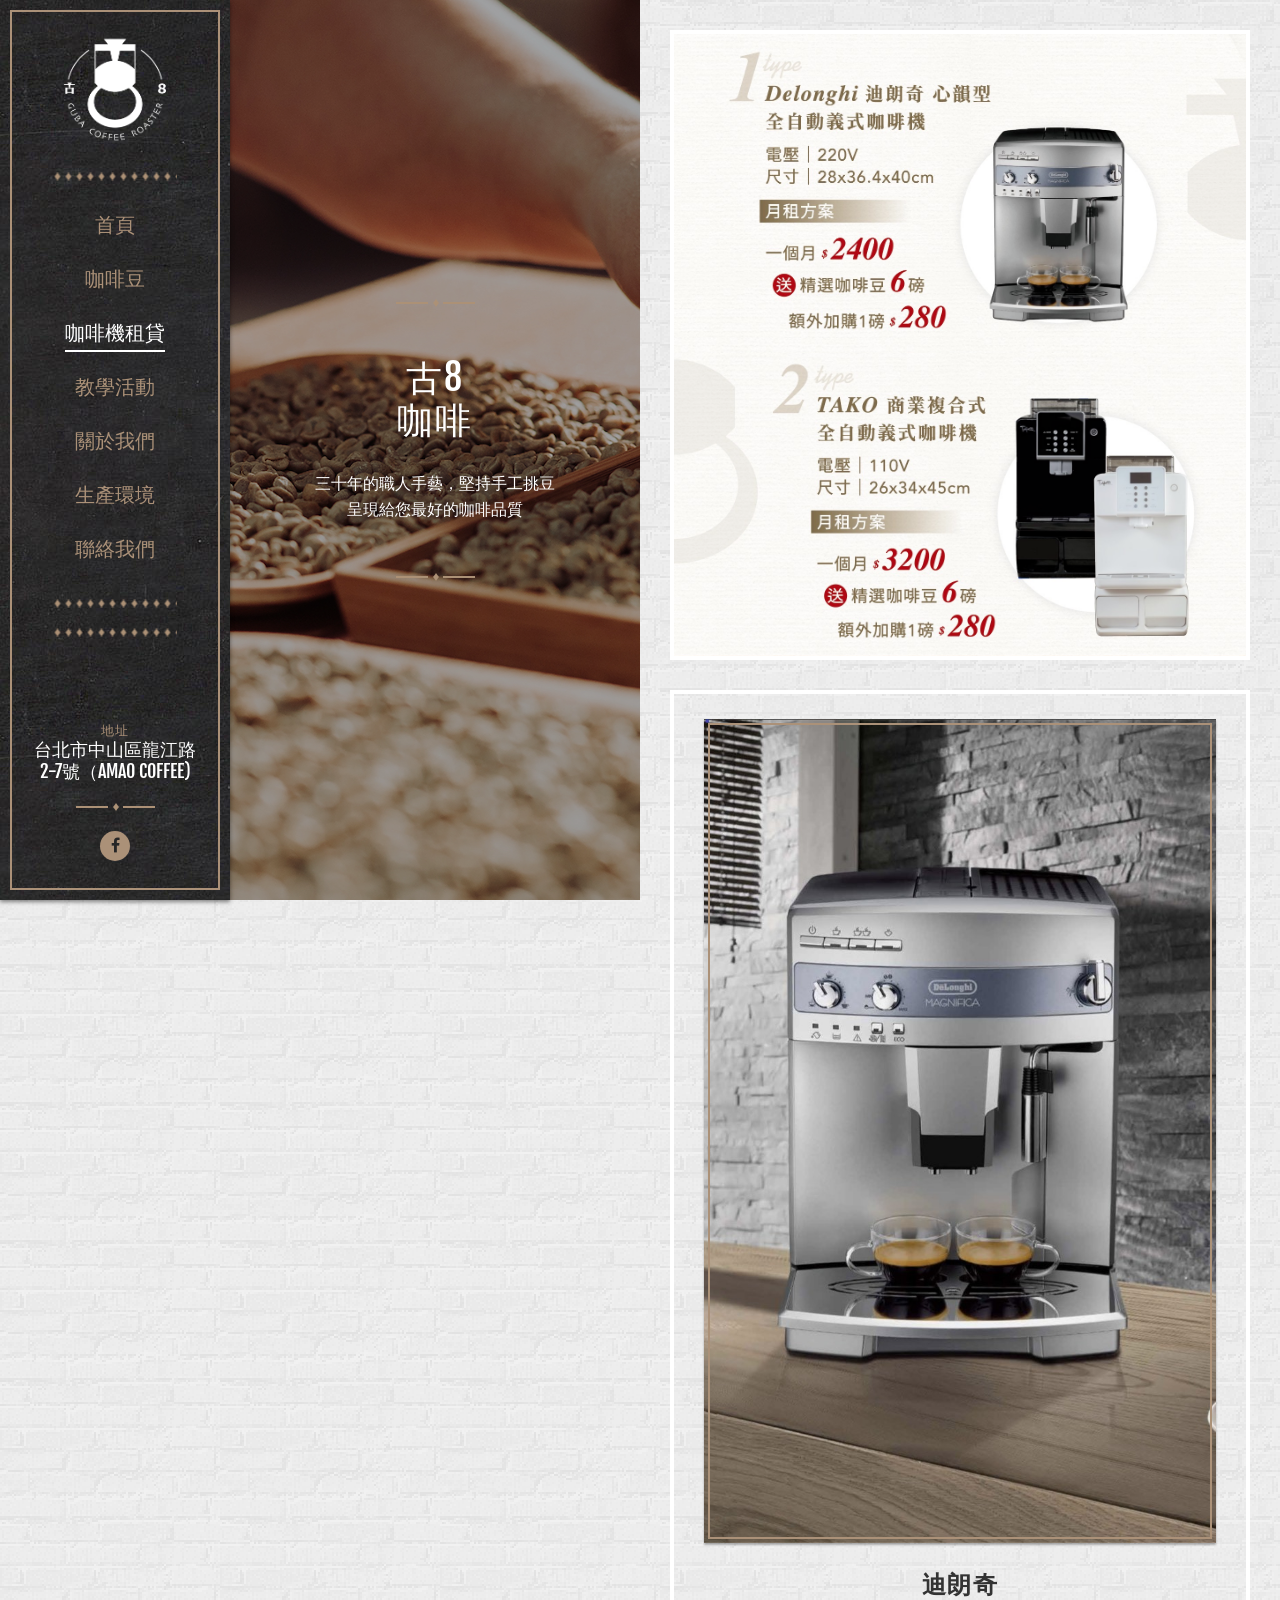
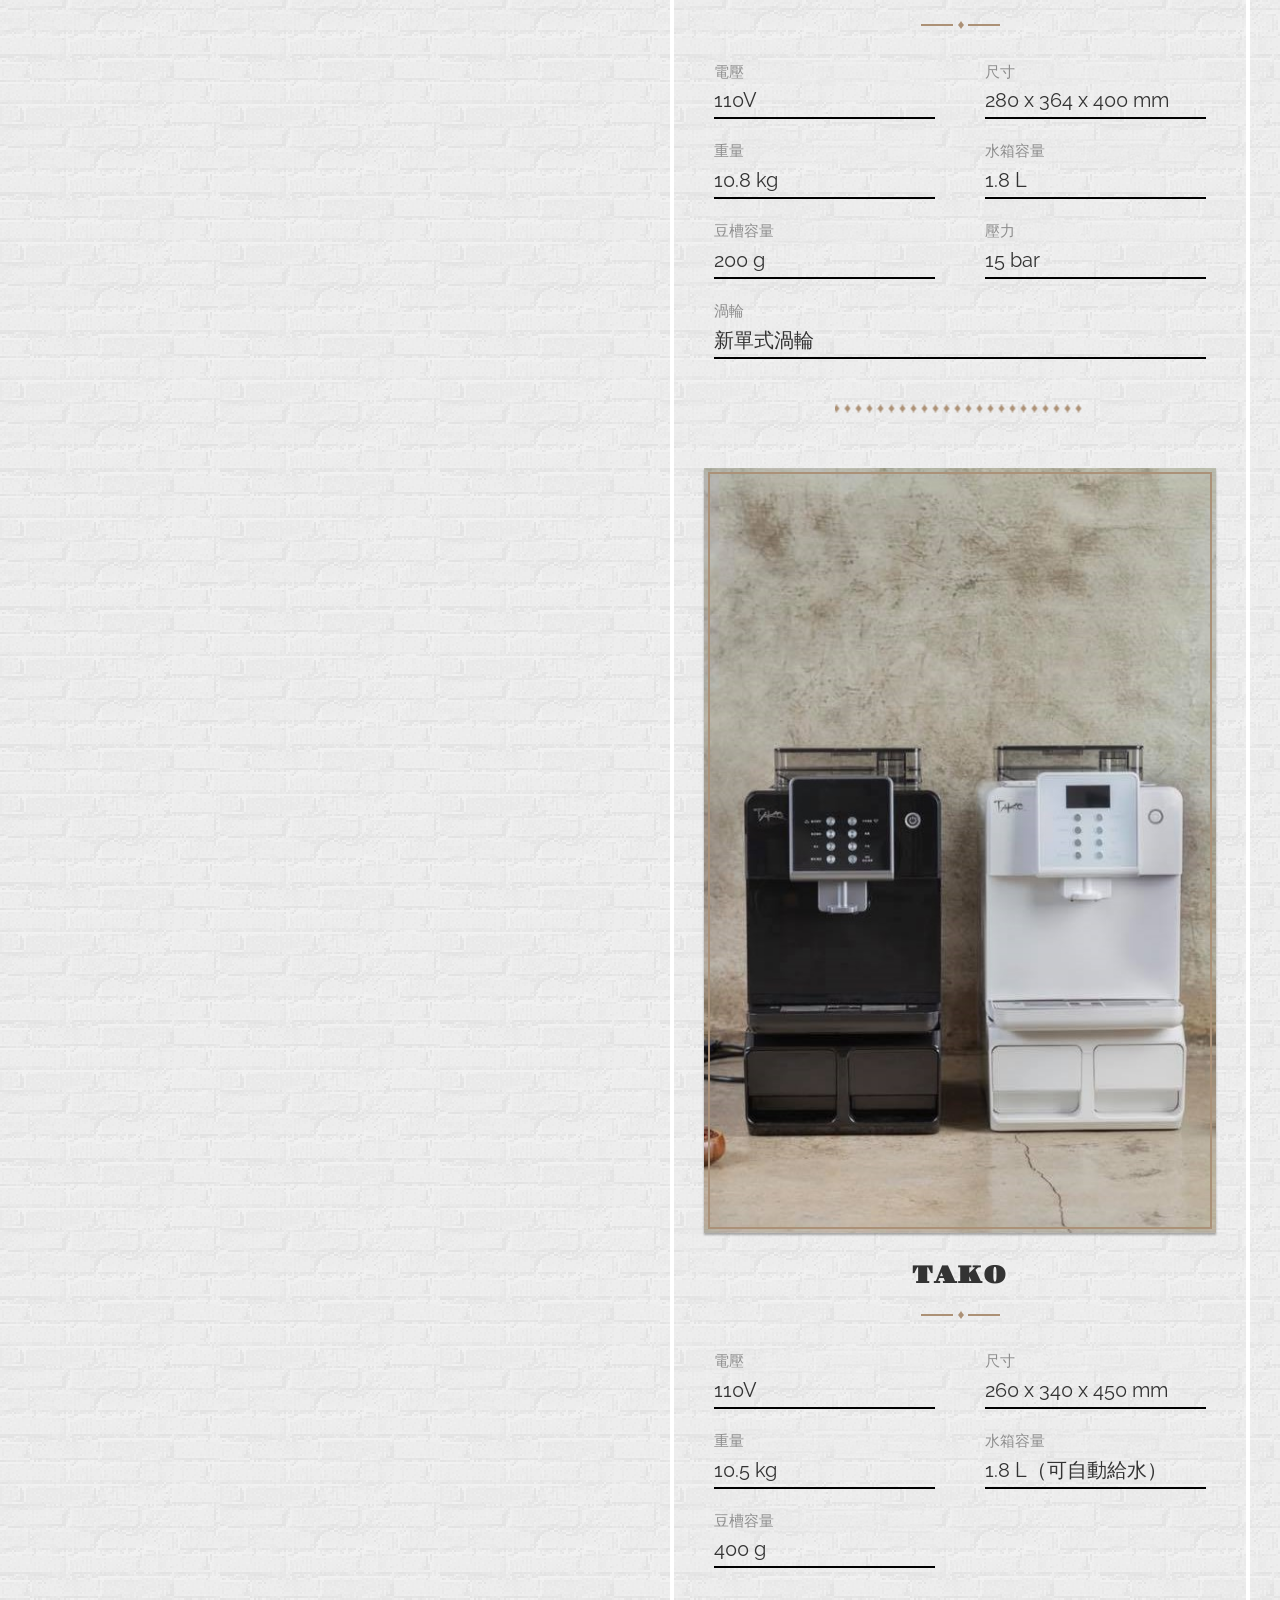
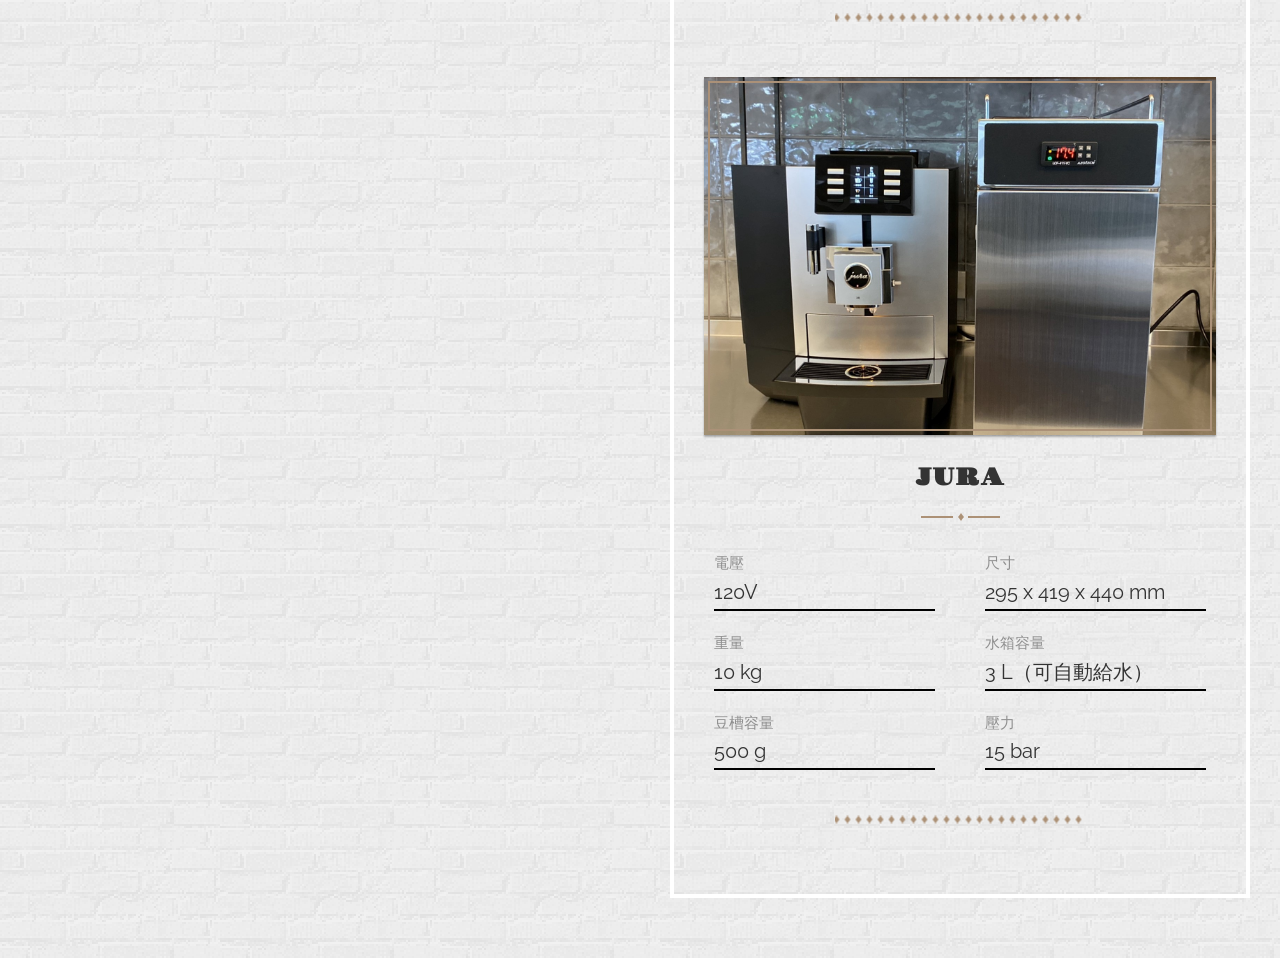
<file: docs/zh-hant/rental/index.html>
<!DOCTYPE html>
<!--[if IE 8 ]>
<html class="no-js ie8" lang="en"> <![endif]-->
<!--[if IE 9 ]>
<html class="no-js ie9" lang="en"> <![endif]-->
<!--[if (gt IE 9)|!(IE)]><!-->
<html class="no-js" lang="en">
<!--<![endif]-->

<head lang="en">
    <meta charset="UTF-8">
    <meta name="description" content="古8咖啡是由丁長興老師所創立的咖啡品牌，丁老師有30多年的咖啡烘豆經驗，不只在商用批發的咖啡配豆，到世界各地的單品咖啡豆，丁老師都有非常豐富的烘焙經驗。">
    <meta name="author" content="CreateIT">
    <meta http-equiv="X-UA-Compatible" content="IE=edge">
    <meta name="viewport"
        content="width=device-width, initial-scale=1.0, user-scalable=no, maximum-scale=1, shrink-to-fit=no">
    <link rel="shortcut icon" href="../../assets/favicon.ico" type="image/x-icon">
    <title>古8咖啡</title>

    <link rel="stylesheet" type="text/css" href="../../assets/css/bootstrap.css">
    <link rel="stylesheet" type="text/css" href="../../assets/css/style.css">
    <style>
        .nav-logo {
            background-image: url('../../assets/images/content/logo-white.png');
            background-repeat: no-repeat;
            background-size: cover;
            background-position: center;
            margin: auto;
            width: 166px;
            height: 105px;
        }
        .image-description {
            padding: 10px 5px;
            display: block;
        }
    </style>
    <!--[if lt IE 9]>
    <script src="../../assets/bootstrap/js/html5shiv.min.js"></script>
    <script src="../../assets/bootstrap/js/respond.min.js"></script>
    <![endif]-->
    <script src="../../assets/js/modernizr.custom.js"></script>
    
<style>
    .item-feature {
        margin: 10px;
        border-bottom: 2px solid #000;
    }

    .item-feature label {
        font-size: 1.5rem;
        opacity: .5;
        display: block;

    }

    .item-feature p {
        font-size: 20px;
        margin-bottom: 0px;
    }

    .item-price {
        font-family: Microsoft JhengHei;
        font-size: 1.2em;
    }
</style>

</head>

<body class="cssAnimate ptn13">
    <div class="ct-preloader">
        <div class="ct-preloader-content"></div>
    </div>
    <!-- Start menu -->
    


<div class="ct-mainNav ct-js-background" data-bg="../../assets/images/menu-pattern.jpg">
    <div class="ct-mainNav-inner">
        <nav>
            <a class="ct-mainNav-logo" href="../../zh-hant/">
                <div class="nav-logo"></div>
            </a>
            <hr class="hr-custom ct-js-background" data-bg="../../assets/images/hr1.png">
            <ul class="ct-mainNav-nav text-uppercase animated" data-fx="fadeIn">
                <li class="">
                    <a href="../../zh-hant/">首頁</a>
                </li>
                
                <li class="">
                    <a href="../../zh-hant/products/">咖啡豆</a>
                </li>
                <li class="active">
                    <a href="../../zh-hant/rental/">咖啡機租貸</a>
                </li>
                <li class="">
                    <a href="../../zh-hant/courses/">教學活動</a>
                </li>
                <li class="">
                    <a href="../../zh-hant/about/">關於我們</a>
                </li>
                <li class="">
                    <a href="../../zh-hant/ourfactory/">生產環境</a>
                </li>
                <li>
                    <a target="__blank" href="https://forms.gle/VtBk3xrTUeiku1r48">聯絡我們</a>
                </li>

            </ul>
            <hr class="hr-custom ct-js-background" data-bg="../../assets/images/hr1.png">
            
            
            <hr class="hr-custom ct-js-background" data-bg="../../assets/images/hr1.png">
        </nav>
        <div class="ct-mainNav-sidebar">
            <div class="ct-contactInfo text-uppercase animated" data-fx="fadeInUp">
                <h5 class="ct-u-colorMotive ct-u-font3">地址</h5>
                <p class="ct-u-font2">
                    台北市中山區龍江路2-7號（AMAO COFFEE)
                </p>
            </div>
            <hr class="hr-custom ct-js-background animated" data-fx="fadeIn" data-time="400" data-bg="../../assets/images/hr2.png"
                data-bgrepeat="no-repeat">
            <!-- 
            <div class="ct-contactInfo text-uppercase ct-u-paddingBottom30 animated" data-fx="fadeInUp">
                <h5 class="ct-u-colorMotive ct-u-font3">營業時間</h5>
                <p class="ct-u-font2">
                    一到五：8AM-8PM
                    <br>
                    六日：11AM-6PM
                </p>
            </div> -->
            <ul class="list-unstyled list-inline ct-socials animated" data-fx="fadeInUp" data-time="400">
                <li>
                    <a href="https://www.facebook.com/%E5%8F%A48%E5%92%96%E5%95%A1-1445189622249088/" data-toggle="tooltip" data-placement="top"
                        title="Facebook" target="__blank">
                        <i class="fa fa-fw fa-facebook"></i>
                        <span class="sr-only">古8咖啡Facebook</span>
                    </a>
                </li>
                <!-- <li>
                    <a href="https://twitter.com/createitpl" data-toggle="tooltip" data-placement="top"
                        title="Twitter"><i class="fa fa-fw fa-twitter"></i></a>
                </li>
                <li>
                    <a href="#" data-toggle="tooltip" data-placement="top" title="Google +"><i
                            class="fa fa-fw fa-google-plus"></i></a>
                </li> -->
            </ul>
        </div>
    </div>
</div>
    <!-- end menu -->

    <div id="ct-js-wrapper" class="ct-pageWrapper">
        <div class="ct-navbarMobile ct-navbarMobile--inverse">
            <a class="navbar-brand" href="index.html"><img src="../../assets/images/content/logo-white.png"
                    alt="Website Logo"> </a>
            <button type="button" class="navbar-toggle">
                <span class="sr-only">Toggle navigation</span>
                <span class="icon-bar"></span>
                <span class="icon-bar"></span>
                <span class="icon-bar"></span>
            </button>
        </div>

        
<section class="ct-sidebar ct-js-sidebar ct-u-displayTable ct-u-hideAnimateBg"
    style="background-image: url('../../assets/images/about/banner-2.jpg');background-size:cover;">
    <div class="ct-sidebar-inner" style="background-color: rgba(0,0,0,0.3);">
        <div class="item">
            <hr class="hr-custom ct-js-background animated" data-fx="fadeInDown" data-bg="../../assets/images/hr2.png"
                data-bgrepeat="no-repeat">
            <h2 class="ct-u-font2 text-uppercase animated " data-fx="flipInY">古8<br>咖啡</h2>
            <p style="font-size: larger;" class="animated" data-fx="fadeIn">三十年的職人手藝，堅持手工挑豆<br> 呈現給您最好的咖啡品質</p>
            <hr class="hr-custom ct-js-background ct-u-paddingTop40 animated" data-fx="fadeInDown"
                data-bg="../../assets/images/hr2.png" data-bgrepeat="no-repeat">
        </div>
    </div>
</section>

<section class="ct-content">
    <section class="ct-frame--white" style="margin-bottom: 30px;">
      <img src="../../assets/guba-images/rental/type1.png" alt="">
      
      <img src="../../assets/guba-images/rental/type2.png" alt="">
    </section>
    <section class="ct-frame ct-frame--white">
        
        <section class="ct-foodBox">
            <div class="ct-imageBox ct-u-marginTop5 section">
                
                <img src="../../assets/guba-images/rental/DeLonghi.jpeg" alt="" />
                
            </div>
            <h3 class="text-center text-uppercase ct-u-font1 ct-fw-600" style="margin-bottom:5px;">迪朗奇</h3>
            <h3 class="text-center text-uppercase ct-u-font1 ct-fw-600" style="margin-bottom:5px;"></h3>
            <hr class="hr-custom ct-js-background" data-bg="../../assets/images/hr2.png" data-bgrepeat="no-repeat">
            <div class="row">
                <div class="col-sm-6">
                    <div class="item-feature">
                        <label class="ptn13 ct-u-font2">電壓</label>
                        <p>110V</p>
                    </div>
                </div>
                <div class="col-sm-6">
                    <div class="item-feature">
                        <label class="ptn13 ct-u-font2">尺寸</label>
                        <p>280 x 364 x 400 mm</p>
                    </div>
                </div>
                <div class="col-sm-6">
                    <div class="item-feature">
                        <label class="ptn13 ct-u-font2">重量</label>
                        <p>10.8 kg</p>
                    </div>
                </div>
                <div class="col-sm-6">
                    <div class="item-feature">
                        <label class="ptn13 ct-u-font2">水箱容量</label>
                        <p>1.8 L</p>
                    </div>
                </div>
                <div class="col-sm-6">
                    <div class="item-feature">
                        <label class="ptn13 ct-u-font2">豆槽容量</label>
                        <p>200 g</p>
                    </div>
                </div>
                
                <div class="col-sm-6">
                    <div class="item-feature">
                        <label class="ptn13 ct-u-font2">壓力</label>
                        <p>15 bar</p>
                    </div>
                </div>
                
                
                <div class="col-sm-12">
                    <div class="item-feature">
                        <label class="wheel ct-u-font2">渦輪</label>
                        <p>新單式渦輪</p>
                    </div>
                </div>
                
            </div>
            <div class="ct-hrContainer ct-u-paddingTop15 ct-u-paddingBottom10">
                <hr class="hr-custom ct-js-background" data-bg="../../assets/images/hr1.png">
            </div>
        </section>
        
        <section class="ct-foodBox">
            <div class="ct-imageBox ct-u-marginTop5 section">
                
                <img src="../../assets/guba-images/rental/TAKO.jpeg" alt="" />
                
            </div>
            <h3 class="text-center text-uppercase ct-u-font1 ct-fw-600" style="margin-bottom:5px;">TAKO</h3>
            <h3 class="text-center text-uppercase ct-u-font1 ct-fw-600" style="margin-bottom:5px;"></h3>
            <hr class="hr-custom ct-js-background" data-bg="../../assets/images/hr2.png" data-bgrepeat="no-repeat">
            <div class="row">
                <div class="col-sm-6">
                    <div class="item-feature">
                        <label class="ptn13 ct-u-font2">電壓</label>
                        <p>110V</p>
                    </div>
                </div>
                <div class="col-sm-6">
                    <div class="item-feature">
                        <label class="ptn13 ct-u-font2">尺寸</label>
                        <p>260 x 340 x 450 mm</p>
                    </div>
                </div>
                <div class="col-sm-6">
                    <div class="item-feature">
                        <label class="ptn13 ct-u-font2">重量</label>
                        <p>10.5 kg</p>
                    </div>
                </div>
                <div class="col-sm-6">
                    <div class="item-feature">
                        <label class="ptn13 ct-u-font2">水箱容量</label>
                        <p>1.8 L（可自動給水）</p>
                    </div>
                </div>
                <div class="col-sm-6">
                    <div class="item-feature">
                        <label class="ptn13 ct-u-font2">豆槽容量</label>
                        <p>400 g</p>
                    </div>
                </div>
                
                
            </div>
            <div class="ct-hrContainer ct-u-paddingTop15 ct-u-paddingBottom10">
                <hr class="hr-custom ct-js-background" data-bg="../../assets/images/hr1.png">
            </div>
        </section>
        
        <section class="ct-foodBox">
            <div class="ct-imageBox ct-u-marginTop5 section">
                
                <img src="../../assets/guba-images/rental/JURA.jpeg" alt="" />
                
            </div>
            <h3 class="text-center text-uppercase ct-u-font1 ct-fw-600" style="margin-bottom:5px;">JURA</h3>
            <h3 class="text-center text-uppercase ct-u-font1 ct-fw-600" style="margin-bottom:5px;"></h3>
            <hr class="hr-custom ct-js-background" data-bg="../../assets/images/hr2.png" data-bgrepeat="no-repeat">
            <div class="row">
                <div class="col-sm-6">
                    <div class="item-feature">
                        <label class="ptn13 ct-u-font2">電壓</label>
                        <p>120V</p>
                    </div>
                </div>
                <div class="col-sm-6">
                    <div class="item-feature">
                        <label class="ptn13 ct-u-font2">尺寸</label>
                        <p>295 x 419 x 440 mm</p>
                    </div>
                </div>
                <div class="col-sm-6">
                    <div class="item-feature">
                        <label class="ptn13 ct-u-font2">重量</label>
                        <p>10 kg</p>
                    </div>
                </div>
                <div class="col-sm-6">
                    <div class="item-feature">
                        <label class="ptn13 ct-u-font2">水箱容量</label>
                        <p>3 L（可自動給水）</p>
                    </div>
                </div>
                <div class="col-sm-6">
                    <div class="item-feature">
                        <label class="ptn13 ct-u-font2">豆槽容量</label>
                        <p>500 g</p>
                    </div>
                </div>
                
                <div class="col-sm-6">
                    <div class="item-feature">
                        <label class="ptn13 ct-u-font2">壓力</label>
                        <p>15 bar</p>
                    </div>
                </div>
                
                
            </div>
            <div class="ct-hrContainer ct-u-paddingTop15 ct-u-paddingBottom10">
                <hr class="hr-custom ct-js-background" data-bg="../../assets/images/hr1.png">
            </div>
        </section>
        

    </section>
</section>


        
        <a href="#" id="toTop"><i class="fa fa-angle-up"></i></a>
    </div>

    <!-- JavaScripts -->
    <script src="../../assets/js/jquery.min.js"></script>
    <script src="../../assets/bootstrap/js/bootstrap.min.js"></script>
    <script src="../../assets/js/jquery.placeholder.min.js"></script>
    <script src="../../assets/js/jquery.easing.1.3.js"></script>
    <script src="../../assets/js/device.min.js"></script>
    <script src="../../assets/js/jquery.browser.min.js"></script>
    <script src="../../assets/js/snap.min.js"></script>
    <script src="../../assets/js/jquery.appear.js"></script>
    <script src="../../assets/js/select2/select2.js"></script>
    <!--
    <script src="../../assets/js/retina.js"></script>
    -->
    <!-- page scripts-->
    
<script>
    $(document).ready(function () {
        $('.ct-foodBox').each(function () {
            let $section = $(this)
            let feature_count = $section.find('.item-feature').length
            if ((feature_count % 2) == 0) {
                let $col = $section.find('.item-feature').last().parent('div')
                $col.removeClass('col-sm-12')
                $col.addClass('col-sm-6')
            }
        })
    })
</script>

    <!--end page scripts-->
    
    <script src="../../assets/js/main.js"></script>

</body>

</html>
</file>
<file: docs/assets/css/style.css>
@import "../js/jQueryShopLocator/src/style/css/pluginStyle.css";
@import url(http://fonts.googleapis.com/css?family=Gravitas+One|Fjalla+One|Raleway);
@import "../plugins/owl/owl.carousel.css";
@import "../plugins/owl/owl.theme.css";
@import "../plugins/owl/owl.transitions.css";
/*------------------------------------------------------------------
Project:	Charlotte HTML Templare
Version:	1.0
Last change:	24 February 2015
-------------------------------------------------------------------*/
/*------------------------------------------------------------------
[Table of contents]

1. Snap mobile
2. Sidebar
3. Content
4. Frame box
5. Image box
6. Contact
7. Popup
8. Sliders
9. Animations
10. Food box
11. To Top button
12. Navigations blog
13. Blog section
14. Comments
15. Google Map

-------------------------------------------------------------------*/
@charset "UTF-8";
/*!
Animate.css - http://daneden.me/animate
Licensed under the MIT license - http://opensource.org/licenses/MIT

Copyright (c) 2014 Daniel Eden
*/
.animated {
  -webkit-animation-duration: 1s;
  animation-duration: 1s;
  -webkit-animation-fill-mode: both;
  animation-fill-mode: both;
}
.animated.infinite {
  -webkit-animation-iteration-count: infinite;
  animation-iteration-count: infinite;
}
.animated.hinge {
  -webkit-animation-duration: 2s;
  animation-duration: 2s;
}
@-webkit-keyframes bounce {
  0%,
  20%,
  53%,
  80%,
  100% {
    -webkit-transition-timing-function: cubic-bezier(0.215, 0.61, 0.355, 1);
    transition-timing-function: cubic-bezier(0.215, 0.61, 0.355, 1);
    -webkit-transform: translate3d(0, 0, 0);
    transform: translate3d(0, 0, 0);
  }
  40%,
  43% {
    -webkit-transition-timing-function: cubic-bezier(0.755, 0.05, 0.855, 0.06);
    transition-timing-function: cubic-bezier(0.755, 0.05, 0.855, 0.06);
    -webkit-transform: translate3d(0, -30px, 0);
    transform: translate3d(0, -30px, 0);
  }
  70% {
    -webkit-transition-timing-function: cubic-bezier(0.755, 0.05, 0.855, 0.06);
    transition-timing-function: cubic-bezier(0.755, 0.05, 0.855, 0.06);
    -webkit-transform: translate3d(0, -15px, 0);
    transform: translate3d(0, -15px, 0);
  }
  90% {
    -webkit-transform: translate3d(0, -4px, 0);
    transform: translate3d(0, -4px, 0);
  }
}
@keyframes bounce {
  0%,
  20%,
  53%,
  80%,
  100% {
    -webkit-transition-timing-function: cubic-bezier(0.215, 0.61, 0.355, 1);
    transition-timing-function: cubic-bezier(0.215, 0.61, 0.355, 1);
    -webkit-transform: translate3d(0, 0, 0);
    transform: translate3d(0, 0, 0);
  }
  40%,
  43% {
    -webkit-transition-timing-function: cubic-bezier(0.755, 0.05, 0.855, 0.06);
    transition-timing-function: cubic-bezier(0.755, 0.05, 0.855, 0.06);
    -webkit-transform: translate3d(0, -30px, 0);
    transform: translate3d(0, -30px, 0);
  }
  70% {
    -webkit-transition-timing-function: cubic-bezier(0.755, 0.05, 0.855, 0.06);
    transition-timing-function: cubic-bezier(0.755, 0.05, 0.855, 0.06);
    -webkit-transform: translate3d(0, -15px, 0);
    transform: translate3d(0, -15px, 0);
  }
  90% {
    -webkit-transform: translate3d(0, -4px, 0);
    transform: translate3d(0, -4px, 0);
  }
}
.bounce {
  -webkit-animation-name: bounce;
  animation-name: bounce;
  -webkit-transform-origin: center bottom;
  -ms-transform-origin: center bottom;
  transform-origin: center bottom;
}
@-webkit-keyframes flash {
  0%,
  50%,
  100% {
    opacity: 1;
  }
  25%,
  75% {
    opacity: 0;
  }
}
@keyframes flash {
  0%,
  50%,
  100% {
    opacity: 1;
  }
  25%,
  75% {
    opacity: 0;
  }
}
.flash {
  -webkit-animation-name: flash;
  animation-name: flash;
}
/* originally authored by Nick Pettit - https://github.com/nickpettit/glide */
@-webkit-keyframes pulse {
  0% {
    -webkit-transform: scale3d(1, 1, 1);
    transform: scale3d(1, 1, 1);
  }
  50% {
    -webkit-transform: scale3d(1.05, 1.05, 1.05);
    transform: scale3d(1.05, 1.05, 1.05);
  }
  100% {
    -webkit-transform: scale3d(1, 1, 1);
    transform: scale3d(1, 1, 1);
  }
}
@keyframes pulse {
  0% {
    -webkit-transform: scale3d(1, 1, 1);
    transform: scale3d(1, 1, 1);
  }
  50% {
    -webkit-transform: scale3d(1.05, 1.05, 1.05);
    transform: scale3d(1.05, 1.05, 1.05);
  }
  100% {
    -webkit-transform: scale3d(1, 1, 1);
    transform: scale3d(1, 1, 1);
  }
}
.pulse {
  -webkit-animation-name: pulse;
  animation-name: pulse;
}
@-webkit-keyframes rubberBand {
  0% {
    -webkit-transform: scale3d(1, 1, 1);
    transform: scale3d(1, 1, 1);
  }
  30% {
    -webkit-transform: scale3d(1.25, 0.75, 1);
    transform: scale3d(1.25, 0.75, 1);
  }
  40% {
    -webkit-transform: scale3d(0.75, 1.25, 1);
    transform: scale3d(0.75, 1.25, 1);
  }
  50% {
    -webkit-transform: scale3d(1.15, 0.85, 1);
    transform: scale3d(1.15, 0.85, 1);
  }
  65% {
    -webkit-transform: scale3d(0.95, 1.05, 1);
    transform: scale3d(0.95, 1.05, 1);
  }
  75% {
    -webkit-transform: scale3d(1.05, 0.95, 1);
    transform: scale3d(1.05, 0.95, 1);
  }
  100% {
    -webkit-transform: scale3d(1, 1, 1);
    transform: scale3d(1, 1, 1);
  }
}
@keyframes rubberBand {
  0% {
    -webkit-transform: scale3d(1, 1, 1);
    transform: scale3d(1, 1, 1);
  }
  30% {
    -webkit-transform: scale3d(1.25, 0.75, 1);
    transform: scale3d(1.25, 0.75, 1);
  }
  40% {
    -webkit-transform: scale3d(0.75, 1.25, 1);
    transform: scale3d(0.75, 1.25, 1);
  }
  50% {
    -webkit-transform: scale3d(1.15, 0.85, 1);
    transform: scale3d(1.15, 0.85, 1);
  }
  65% {
    -webkit-transform: scale3d(0.95, 1.05, 1);
    transform: scale3d(0.95, 1.05, 1);
  }
  75% {
    -webkit-transform: scale3d(1.05, 0.95, 1);
    transform: scale3d(1.05, 0.95, 1);
  }
  100% {
    -webkit-transform: scale3d(1, 1, 1);
    transform: scale3d(1, 1, 1);
  }
}
.rubberBand {
  -webkit-animation-name: rubberBand;
  animation-name: rubberBand;
}
@-webkit-keyframes shake {
  0%,
  100% {
    -webkit-transform: translate3d(0, 0, 0);
    transform: translate3d(0, 0, 0);
  }
  10%,
  30%,
  50%,
  70%,
  90% {
    -webkit-transform: translate3d(-10px, 0, 0);
    transform: translate3d(-10px, 0, 0);
  }
  20%,
  40%,
  60%,
  80% {
    -webkit-transform: translate3d(10px, 0, 0);
    transform: translate3d(10px, 0, 0);
  }
}
@keyframes shake {
  0%,
  100% {
    -webkit-transform: translate3d(0, 0, 0);
    transform: translate3d(0, 0, 0);
  }
  10%,
  30%,
  50%,
  70%,
  90% {
    -webkit-transform: translate3d(-10px, 0, 0);
    transform: translate3d(-10px, 0, 0);
  }
  20%,
  40%,
  60%,
  80% {
    -webkit-transform: translate3d(10px, 0, 0);
    transform: translate3d(10px, 0, 0);
  }
}
.shake {
  -webkit-animation-name: shake;
  animation-name: shake;
}
@-webkit-keyframes swing {
  20% {
    -webkit-transform: rotate3d(0, 0, 1, 15deg);
    transform: rotate3d(0, 0, 1, 15deg);
  }
  40% {
    -webkit-transform: rotate3d(0, 0, 1, -10deg);
    transform: rotate3d(0, 0, 1, -10deg);
  }
  60% {
    -webkit-transform: rotate3d(0, 0, 1, 5deg);
    transform: rotate3d(0, 0, 1, 5deg);
  }
  80% {
    -webkit-transform: rotate3d(0, 0, 1, -5deg);
    transform: rotate3d(0, 0, 1, -5deg);
  }
  100% {
    -webkit-transform: rotate3d(0, 0, 1, 0deg);
    transform: rotate3d(0, 0, 1, 0deg);
  }
}
@keyframes swing {
  20% {
    -webkit-transform: rotate3d(0, 0, 1, 15deg);
    transform: rotate3d(0, 0, 1, 15deg);
  }
  40% {
    -webkit-transform: rotate3d(0, 0, 1, -10deg);
    transform: rotate3d(0, 0, 1, -10deg);
  }
  60% {
    -webkit-transform: rotate3d(0, 0, 1, 5deg);
    transform: rotate3d(0, 0, 1, 5deg);
  }
  80% {
    -webkit-transform: rotate3d(0, 0, 1, -5deg);
    transform: rotate3d(0, 0, 1, -5deg);
  }
  100% {
    -webkit-transform: rotate3d(0, 0, 1, 0deg);
    transform: rotate3d(0, 0, 1, 0deg);
  }
}
.swing {
  -webkit-transform-origin: top center;
  -ms-transform-origin: top center;
  transform-origin: top center;
  -webkit-animation-name: swing;
  animation-name: swing;
}
@-webkit-keyframes tada {
  0% {
    -webkit-transform: scale3d(1, 1, 1);
    transform: scale3d(1, 1, 1);
  }
  10%,
  20% {
    -webkit-transform: scale3d(0.9, 0.9, 0.9) rotate3d(0, 0, 1, -3deg);
    transform: scale3d(0.9, 0.9, 0.9) rotate3d(0, 0, 1, -3deg);
  }
  30%,
  50%,
  70%,
  90% {
    -webkit-transform: scale3d(1.1, 1.1, 1.1) rotate3d(0, 0, 1, 3deg);
    transform: scale3d(1.1, 1.1, 1.1) rotate3d(0, 0, 1, 3deg);
  }
  40%,
  60%,
  80% {
    -webkit-transform: scale3d(1.1, 1.1, 1.1) rotate3d(0, 0, 1, -3deg);
    transform: scale3d(1.1, 1.1, 1.1) rotate3d(0, 0, 1, -3deg);
  }
  100% {
    -webkit-transform: scale3d(1, 1, 1);
    transform: scale3d(1, 1, 1);
  }
}
@keyframes tada {
  0% {
    -webkit-transform: scale3d(1, 1, 1);
    transform: scale3d(1, 1, 1);
  }
  10%,
  20% {
    -webkit-transform: scale3d(0.9, 0.9, 0.9) rotate3d(0, 0, 1, -3deg);
    transform: scale3d(0.9, 0.9, 0.9) rotate3d(0, 0, 1, -3deg);
  }
  30%,
  50%,
  70%,
  90% {
    -webkit-transform: scale3d(1.1, 1.1, 1.1) rotate3d(0, 0, 1, 3deg);
    transform: scale3d(1.1, 1.1, 1.1) rotate3d(0, 0, 1, 3deg);
  }
  40%,
  60%,
  80% {
    -webkit-transform: scale3d(1.1, 1.1, 1.1) rotate3d(0, 0, 1, -3deg);
    transform: scale3d(1.1, 1.1, 1.1) rotate3d(0, 0, 1, -3deg);
  }
  100% {
    -webkit-transform: scale3d(1, 1, 1);
    transform: scale3d(1, 1, 1);
  }
}
.tada {
  -webkit-animation-name: tada;
  animation-name: tada;
}
/* originally authored by Nick Pettit - https://github.com/nickpettit/glide */
@-webkit-keyframes wobble {
  0% {
    -webkit-transform: none;
    transform: none;
  }
  15% {
    -webkit-transform: translate3d(-25%, 0, 0) rotate3d(0, 0, 1, -5deg);
    transform: translate3d(-25%, 0, 0) rotate3d(0, 0, 1, -5deg);
  }
  30% {
    -webkit-transform: translate3d(20%, 0, 0) rotate3d(0, 0, 1, 3deg);
    transform: translate3d(20%, 0, 0) rotate3d(0, 0, 1, 3deg);
  }
  45% {
    -webkit-transform: translate3d(-15%, 0, 0) rotate3d(0, 0, 1, -3deg);
    transform: translate3d(-15%, 0, 0) rotate3d(0, 0, 1, -3deg);
  }
  60% {
    -webkit-transform: translate3d(10%, 0, 0) rotate3d(0, 0, 1, 2deg);
    transform: translate3d(10%, 0, 0) rotate3d(0, 0, 1, 2deg);
  }
  75% {
    -webkit-transform: translate3d(-5%, 0, 0) rotate3d(0, 0, 1, -1deg);
    transform: translate3d(-5%, 0, 0) rotate3d(0, 0, 1, -1deg);
  }
  100% {
    -webkit-transform: none;
    transform: none;
  }
}
@keyframes wobble {
  0% {
    -webkit-transform: none;
    transform: none;
  }
  15% {
    -webkit-transform: translate3d(-25%, 0, 0) rotate3d(0, 0, 1, -5deg);
    transform: translate3d(-25%, 0, 0) rotate3d(0, 0, 1, -5deg);
  }
  30% {
    -webkit-transform: translate3d(20%, 0, 0) rotate3d(0, 0, 1, 3deg);
    transform: translate3d(20%, 0, 0) rotate3d(0, 0, 1, 3deg);
  }
  45% {
    -webkit-transform: translate3d(-15%, 0, 0) rotate3d(0, 0, 1, -3deg);
    transform: translate3d(-15%, 0, 0) rotate3d(0, 0, 1, -3deg);
  }
  60% {
    -webkit-transform: translate3d(10%, 0, 0) rotate3d(0, 0, 1, 2deg);
    transform: translate3d(10%, 0, 0) rotate3d(0, 0, 1, 2deg);
  }
  75% {
    -webkit-transform: translate3d(-5%, 0, 0) rotate3d(0, 0, 1, -1deg);
    transform: translate3d(-5%, 0, 0) rotate3d(0, 0, 1, -1deg);
  }
  100% {
    -webkit-transform: none;
    transform: none;
  }
}
.wobble {
  -webkit-animation-name: wobble;
  animation-name: wobble;
}
@-webkit-keyframes bounceIn {
  0%,
  20%,
  40%,
  60%,
  80%,
  100% {
    -webkit-transition-timing-function: cubic-bezier(0.215, 0.61, 0.355, 1);
    transition-timing-function: cubic-bezier(0.215, 0.61, 0.355, 1);
  }
  0% {
    opacity: 0;
    -webkit-transform: scale3d(0.3, 0.3, 0.3);
    transform: scale3d(0.3, 0.3, 0.3);
  }
  20% {
    -webkit-transform: scale3d(1.1, 1.1, 1.1);
    transform: scale3d(1.1, 1.1, 1.1);
  }
  40% {
    -webkit-transform: scale3d(0.9, 0.9, 0.9);
    transform: scale3d(0.9, 0.9, 0.9);
  }
  60% {
    opacity: 1;
    -webkit-transform: scale3d(1.03, 1.03, 1.03);
    transform: scale3d(1.03, 1.03, 1.03);
  }
  80% {
    -webkit-transform: scale3d(0.97, 0.97, 0.97);
    transform: scale3d(0.97, 0.97, 0.97);
  }
  100% {
    opacity: 1;
    -webkit-transform: scale3d(1, 1, 1);
    transform: scale3d(1, 1, 1);
  }
}
@keyframes bounceIn {
  0%,
  20%,
  40%,
  60%,
  80%,
  100% {
    -webkit-transition-timing-function: cubic-bezier(0.215, 0.61, 0.355, 1);
    transition-timing-function: cubic-bezier(0.215, 0.61, 0.355, 1);
  }
  0% {
    opacity: 0;
    -webkit-transform: scale3d(0.3, 0.3, 0.3);
    transform: scale3d(0.3, 0.3, 0.3);
  }
  20% {
    -webkit-transform: scale3d(1.1, 1.1, 1.1);
    transform: scale3d(1.1, 1.1, 1.1);
  }
  40% {
    -webkit-transform: scale3d(0.9, 0.9, 0.9);
    transform: scale3d(0.9, 0.9, 0.9);
  }
  60% {
    opacity: 1;
    -webkit-transform: scale3d(1.03, 1.03, 1.03);
    transform: scale3d(1.03, 1.03, 1.03);
  }
  80% {
    -webkit-transform: scale3d(0.97, 0.97, 0.97);
    transform: scale3d(0.97, 0.97, 0.97);
  }
  100% {
    opacity: 1;
    -webkit-transform: scale3d(1, 1, 1);
    transform: scale3d(1, 1, 1);
  }
}
.bounceIn {
  -webkit-animation-name: bounceIn;
  animation-name: bounceIn;
  -webkit-animation-duration: .75s;
  animation-duration: .75s;
}
@-webkit-keyframes bounceInDown {
  0%,
  60%,
  75%,
  90%,
  100% {
    -webkit-transition-timing-function: cubic-bezier(0.215, 0.61, 0.355, 1);
    transition-timing-function: cubic-bezier(0.215, 0.61, 0.355, 1);
  }
  0% {
    opacity: 0;
    -webkit-transform: translate3d(0, -3000px, 0);
    transform: translate3d(0, -3000px, 0);
  }
  60% {
    opacity: 1;
    -webkit-transform: translate3d(0, 25px, 0);
    transform: translate3d(0, 25px, 0);
  }
  75% {
    -webkit-transform: translate3d(0, -10px, 0);
    transform: translate3d(0, -10px, 0);
  }
  90% {
    -webkit-transform: translate3d(0, 5px, 0);
    transform: translate3d(0, 5px, 0);
  }
  100% {
    -webkit-transform: none;
    transform: none;
  }
}
@keyframes bounceInDown {
  0%,
  60%,
  75%,
  90%,
  100% {
    -webkit-transition-timing-function: cubic-bezier(0.215, 0.61, 0.355, 1);
    transition-timing-function: cubic-bezier(0.215, 0.61, 0.355, 1);
  }
  0% {
    opacity: 0;
    -webkit-transform: translate3d(0, -3000px, 0);
    transform: translate3d(0, -3000px, 0);
  }
  60% {
    opacity: 1;
    -webkit-transform: translate3d(0, 25px, 0);
    transform: translate3d(0, 25px, 0);
  }
  75% {
    -webkit-transform: translate3d(0, -10px, 0);
    transform: translate3d(0, -10px, 0);
  }
  90% {
    -webkit-transform: translate3d(0, 5px, 0);
    transform: translate3d(0, 5px, 0);
  }
  100% {
    -webkit-transform: none;
    transform: none;
  }
}
.bounceInDown {
  -webkit-animation-name: bounceInDown;
  animation-name: bounceInDown;
}
@-webkit-keyframes bounceInLeft {
  0%,
  60%,
  75%,
  90%,
  100% {
    -webkit-transition-timing-function: cubic-bezier(0.215, 0.61, 0.355, 1);
    transition-timing-function: cubic-bezier(0.215, 0.61, 0.355, 1);
  }
  0% {
    opacity: 0;
    -webkit-transform: translate3d(-3000px, 0, 0);
    transform: translate3d(-3000px, 0, 0);
  }
  60% {
    opacity: 1;
    -webkit-transform: translate3d(25px, 0, 0);
    transform: translate3d(25px, 0, 0);
  }
  75% {
    -webkit-transform: translate3d(-10px, 0, 0);
    transform: translate3d(-10px, 0, 0);
  }
  90% {
    -webkit-transform: translate3d(5px, 0, 0);
    transform: translate3d(5px, 0, 0);
  }
  100% {
    -webkit-transform: none;
    transform: none;
  }
}
@keyframes bounceInLeft {
  0%,
  60%,
  75%,
  90%,
  100% {
    -webkit-transition-timing-function: cubic-bezier(0.215, 0.61, 0.355, 1);
    transition-timing-function: cubic-bezier(0.215, 0.61, 0.355, 1);
  }
  0% {
    opacity: 0;
    -webkit-transform: translate3d(-3000px, 0, 0);
    transform: translate3d(-3000px, 0, 0);
  }
  60% {
    opacity: 1;
    -webkit-transform: translate3d(25px, 0, 0);
    transform: translate3d(25px, 0, 0);
  }
  75% {
    -webkit-transform: translate3d(-10px, 0, 0);
    transform: translate3d(-10px, 0, 0);
  }
  90% {
    -webkit-transform: translate3d(5px, 0, 0);
    transform: translate3d(5px, 0, 0);
  }
  100% {
    -webkit-transform: none;
    transform: none;
  }
}
.bounceInLeft {
  -webkit-animation-name: bounceInLeft;
  animation-name: bounceInLeft;
}
@-webkit-keyframes bounceInRight {
  0%,
  60%,
  75%,
  90%,
  100% {
    -webkit-transition-timing-function: cubic-bezier(0.215, 0.61, 0.355, 1);
    transition-timing-function: cubic-bezier(0.215, 0.61, 0.355, 1);
  }
  0% {
    opacity: 0;
    -webkit-transform: translate3d(3000px, 0, 0);
    transform: translate3d(3000px, 0, 0);
  }
  60% {
    opacity: 1;
    -webkit-transform: translate3d(-25px, 0, 0);
    transform: translate3d(-25px, 0, 0);
  }
  75% {
    -webkit-transform: translate3d(10px, 0, 0);
    transform: translate3d(10px, 0, 0);
  }
  90% {
    -webkit-transform: translate3d(-5px, 0, 0);
    transform: translate3d(-5px, 0, 0);
  }
  100% {
    -webkit-transform: none;
    transform: none;
  }
}
@keyframes bounceInRight {
  0%,
  60%,
  75%,
  90%,
  100% {
    -webkit-transition-timing-function: cubic-bezier(0.215, 0.61, 0.355, 1);
    transition-timing-function: cubic-bezier(0.215, 0.61, 0.355, 1);
  }
  0% {
    opacity: 0;
    -webkit-transform: translate3d(3000px, 0, 0);
    transform: translate3d(3000px, 0, 0);
  }
  60% {
    opacity: 1;
    -webkit-transform: translate3d(-25px, 0, 0);
    transform: translate3d(-25px, 0, 0);
  }
  75% {
    -webkit-transform: translate3d(10px, 0, 0);
    transform: translate3d(10px, 0, 0);
  }
  90% {
    -webkit-transform: translate3d(-5px, 0, 0);
    transform: translate3d(-5px, 0, 0);
  }
  100% {
    -webkit-transform: none;
    transform: none;
  }
}
.bounceInRight {
  -webkit-animation-name: bounceInRight;
  animation-name: bounceInRight;
}
@-webkit-keyframes bounceInUp {
  0%,
  60%,
  75%,
  90%,
  100% {
    -webkit-transition-timing-function: cubic-bezier(0.215, 0.61, 0.355, 1);
    transition-timing-function: cubic-bezier(0.215, 0.61, 0.355, 1);
  }
  0% {
    opacity: 0;
    -webkit-transform: translate3d(0, 3000px, 0);
    transform: translate3d(0, 3000px, 0);
  }
  60% {
    opacity: 1;
    -webkit-transform: translate3d(0, -20px, 0);
    transform: translate3d(0, -20px, 0);
  }
  75% {
    -webkit-transform: translate3d(0, 10px, 0);
    transform: translate3d(0, 10px, 0);
  }
  90% {
    -webkit-transform: translate3d(0, -5px, 0);
    transform: translate3d(0, -5px, 0);
  }
  100% {
    -webkit-transform: translate3d(0, 0, 0);
    transform: translate3d(0, 0, 0);
  }
}
@keyframes bounceInUp {
  0%,
  60%,
  75%,
  90%,
  100% {
    -webkit-transition-timing-function: cubic-bezier(0.215, 0.61, 0.355, 1);
    transition-timing-function: cubic-bezier(0.215, 0.61, 0.355, 1);
  }
  0% {
    opacity: 0;
    -webkit-transform: translate3d(0, 3000px, 0);
    transform: translate3d(0, 3000px, 0);
  }
  60% {
    opacity: 1;
    -webkit-transform: translate3d(0, -20px, 0);
    transform: translate3d(0, -20px, 0);
  }
  75% {
    -webkit-transform: translate3d(0, 10px, 0);
    transform: translate3d(0, 10px, 0);
  }
  90% {
    -webkit-transform: translate3d(0, -5px, 0);
    transform: translate3d(0, -5px, 0);
  }
  100% {
    -webkit-transform: translate3d(0, 0, 0);
    transform: translate3d(0, 0, 0);
  }
}
.bounceInUp {
  -webkit-animation-name: bounceInUp;
  animation-name: bounceInUp;
}
@-webkit-keyframes bounceOut {
  20% {
    -webkit-transform: scale3d(0.9, 0.9, 0.9);
    transform: scale3d(0.9, 0.9, 0.9);
  }
  50%,
  55% {
    opacity: 1;
    -webkit-transform: scale3d(1.1, 1.1, 1.1);
    transform: scale3d(1.1, 1.1, 1.1);
  }
  100% {
    opacity: 0;
    -webkit-transform: scale3d(0.3, 0.3, 0.3);
    transform: scale3d(0.3, 0.3, 0.3);
  }
}
@keyframes bounceOut {
  20% {
    -webkit-transform: scale3d(0.9, 0.9, 0.9);
    transform: scale3d(0.9, 0.9, 0.9);
  }
  50%,
  55% {
    opacity: 1;
    -webkit-transform: scale3d(1.1, 1.1, 1.1);
    transform: scale3d(1.1, 1.1, 1.1);
  }
  100% {
    opacity: 0;
    -webkit-transform: scale3d(0.3, 0.3, 0.3);
    transform: scale3d(0.3, 0.3, 0.3);
  }
}
.bounceOut {
  -webkit-animation-name: bounceOut;
  animation-name: bounceOut;
  -webkit-animation-duration: .75s;
  animation-duration: .75s;
}
@-webkit-keyframes bounceOutDown {
  20% {
    -webkit-transform: translate3d(0, 10px, 0);
    transform: translate3d(0, 10px, 0);
  }
  40%,
  45% {
    opacity: 1;
    -webkit-transform: translate3d(0, -20px, 0);
    transform: translate3d(0, -20px, 0);
  }
  100% {
    opacity: 0;
    -webkit-transform: translate3d(0, 2000px, 0);
    transform: translate3d(0, 2000px, 0);
  }
}
@keyframes bounceOutDown {
  20% {
    -webkit-transform: translate3d(0, 10px, 0);
    transform: translate3d(0, 10px, 0);
  }
  40%,
  45% {
    opacity: 1;
    -webkit-transform: translate3d(0, -20px, 0);
    transform: translate3d(0, -20px, 0);
  }
  100% {
    opacity: 0;
    -webkit-transform: translate3d(0, 2000px, 0);
    transform: translate3d(0, 2000px, 0);
  }
}
.bounceOutDown {
  -webkit-animation-name: bounceOutDown;
  animation-name: bounceOutDown;
}
@-webkit-keyframes bounceOutLeft {
  20% {
    opacity: 1;
    -webkit-transform: translate3d(20px, 0, 0);
    transform: translate3d(20px, 0, 0);
  }
  100% {
    opacity: 0;
    -webkit-transform: translate3d(-2000px, 0, 0);
    transform: translate3d(-2000px, 0, 0);
  }
}
@keyframes bounceOutLeft {
  20% {
    opacity: 1;
    -webkit-transform: translate3d(20px, 0, 0);
    transform: translate3d(20px, 0, 0);
  }
  100% {
    opacity: 0;
    -webkit-transform: translate3d(-2000px, 0, 0);
    transform: translate3d(-2000px, 0, 0);
  }
}
.bounceOutLeft {
  -webkit-animation-name: bounceOutLeft;
  animation-name: bounceOutLeft;
}
@-webkit-keyframes bounceOutRight {
  20% {
    opacity: 1;
    -webkit-transform: translate3d(-20px, 0, 0);
    transform: translate3d(-20px, 0, 0);
  }
  100% {
    opacity: 0;
    -webkit-transform: translate3d(2000px, 0, 0);
    transform: translate3d(2000px, 0, 0);
  }
}
@keyframes bounceOutRight {
  20% {
    opacity: 1;
    -webkit-transform: translate3d(-20px, 0, 0);
    transform: translate3d(-20px, 0, 0);
  }
  100% {
    opacity: 0;
    -webkit-transform: translate3d(2000px, 0, 0);
    transform: translate3d(2000px, 0, 0);
  }
}
.bounceOutRight {
  -webkit-animation-name: bounceOutRight;
  animation-name: bounceOutRight;
}
@-webkit-keyframes bounceOutUp {
  20% {
    -webkit-transform: translate3d(0, -10px, 0);
    transform: translate3d(0, -10px, 0);
  }
  40%,
  45% {
    opacity: 1;
    -webkit-transform: translate3d(0, 20px, 0);
    transform: translate3d(0, 20px, 0);
  }
  100% {
    opacity: 0;
    -webkit-transform: translate3d(0, -2000px, 0);
    transform: translate3d(0, -2000px, 0);
  }
}
@keyframes bounceOutUp {
  20% {
    -webkit-transform: translate3d(0, -10px, 0);
    transform: translate3d(0, -10px, 0);
  }
  40%,
  45% {
    opacity: 1;
    -webkit-transform: translate3d(0, 20px, 0);
    transform: translate3d(0, 20px, 0);
  }
  100% {
    opacity: 0;
    -webkit-transform: translate3d(0, -2000px, 0);
    transform: translate3d(0, -2000px, 0);
  }
}
.bounceOutUp {
  -webkit-animation-name: bounceOutUp;
  animation-name: bounceOutUp;
}
@-webkit-keyframes fadeIn {
  0% {
    opacity: 0;
  }
  100% {
    opacity: 1;
  }
}
@keyframes fadeIn {
  0% {
    opacity: 0;
  }
  100% {
    opacity: 1;
  }
}
.fadeIn {
  -webkit-animation-name: fadeIn;
  animation-name: fadeIn;
}
@-webkit-keyframes fadeInDown {
  0% {
    opacity: 0;
    -webkit-transform: translate3d(0, -100%, 0);
    transform: translate3d(0, -100%, 0);
  }
  100% {
    opacity: 1;
    -webkit-transform: none;
    transform: none;
  }
}
@keyframes fadeInDown {
  0% {
    opacity: 0;
    -webkit-transform: translate3d(0, -100%, 0);
    transform: translate3d(0, -100%, 0);
  }
  100% {
    opacity: 1;
    -webkit-transform: none;
    transform: none;
  }
}
.fadeInDown {
  -webkit-animation-name: fadeInDown;
  animation-name: fadeInDown;
}
@-webkit-keyframes fadeInDownBig {
  0% {
    opacity: 0;
    -webkit-transform: translate3d(0, -2000px, 0);
    transform: translate3d(0, -2000px, 0);
  }
  100% {
    opacity: 1;
    -webkit-transform: none;
    transform: none;
  }
}
@keyframes fadeInDownBig {
  0% {
    opacity: 0;
    -webkit-transform: translate3d(0, -2000px, 0);
    transform: translate3d(0, -2000px, 0);
  }
  100% {
    opacity: 1;
    -webkit-transform: none;
    transform: none;
  }
}
.fadeInDownBig {
  -webkit-animation-name: fadeInDownBig;
  animation-name: fadeInDownBig;
}
@-webkit-keyframes fadeInLeft {
  0% {
    opacity: 0;
    -webkit-transform: translate3d(-100%, 0, 0);
    transform: translate3d(-100%, 0, 0);
  }
  100% {
    opacity: 1;
    -webkit-transform: none;
    transform: none;
  }
}
@keyframes fadeInLeft {
  0% {
    opacity: 0;
    -webkit-transform: translate3d(-100%, 0, 0);
    transform: translate3d(-100%, 0, 0);
  }
  100% {
    opacity: 1;
    -webkit-transform: none;
    transform: none;
  }
}
.fadeInLeft {
  -webkit-animation-name: fadeInLeft;
  animation-name: fadeInLeft;
}
@-webkit-keyframes fadeInLeftBig {
  0% {
    opacity: 0;
    -webkit-transform: translate3d(-2000px, 0, 0);
    transform: translate3d(-2000px, 0, 0);
  }
  100% {
    opacity: 1;
    -webkit-transform: none;
    transform: none;
  }
}
@keyframes fadeInLeftBig {
  0% {
    opacity: 0;
    -webkit-transform: translate3d(-2000px, 0, 0);
    transform: translate3d(-2000px, 0, 0);
  }
  100% {
    opacity: 1;
    -webkit-transform: none;
    transform: none;
  }
}
.fadeInLeftBig {
  -webkit-animation-name: fadeInLeftBig;
  animation-name: fadeInLeftBig;
}
@-webkit-keyframes fadeInRight {
  0% {
    opacity: 0;
    -webkit-transform: translate3d(100%, 0, 0);
    transform: translate3d(100%, 0, 0);
  }
  100% {
    opacity: 1;
    -webkit-transform: none;
    transform: none;
  }
}
@keyframes fadeInRight {
  0% {
    opacity: 0;
    -webkit-transform: translate3d(100%, 0, 0);
    transform: translate3d(100%, 0, 0);
  }
  100% {
    opacity: 1;
    -webkit-transform: none;
    transform: none;
  }
}
.fadeInRight {
  -webkit-animation-name: fadeInRight;
  animation-name: fadeInRight;
}
@-webkit-keyframes fadeInRightBig {
  0% {
    opacity: 0;
    -webkit-transform: translate3d(2000px, 0, 0);
    transform: translate3d(2000px, 0, 0);
  }
  100% {
    opacity: 1;
    -webkit-transform: none;
    transform: none;
  }
}
@keyframes fadeInRightBig {
  0% {
    opacity: 0;
    -webkit-transform: translate3d(2000px, 0, 0);
    transform: translate3d(2000px, 0, 0);
  }
  100% {
    opacity: 1;
    -webkit-transform: none;
    transform: none;
  }
}
.fadeInRightBig {
  -webkit-animation-name: fadeInRightBig;
  animation-name: fadeInRightBig;
}
@-webkit-keyframes fadeInUp {
  0% {
    opacity: 0;
    -webkit-transform: translate3d(0, 100%, 0);
    transform: translate3d(0, 100%, 0);
  }
  100% {
    opacity: 1;
    -webkit-transform: none;
    transform: none;
  }
}
@keyframes fadeInUp {
  0% {
    opacity: 0;
    -webkit-transform: translate3d(0, 100%, 0);
    transform: translate3d(0, 100%, 0);
  }
  100% {
    opacity: 1;
    -webkit-transform: none;
    transform: none;
  }
}
.fadeInUp {
  -webkit-animation-name: fadeInUp;
  animation-name: fadeInUp;
}
@-webkit-keyframes fadeInUpBig {
  0% {
    opacity: 0;
    -webkit-transform: translate3d(0, 2000px, 0);
    transform: translate3d(0, 2000px, 0);
  }
  100% {
    opacity: 1;
    -webkit-transform: none;
    transform: none;
  }
}
@keyframes fadeInUpBig {
  0% {
    opacity: 0;
    -webkit-transform: translate3d(0, 2000px, 0);
    transform: translate3d(0, 2000px, 0);
  }
  100% {
    opacity: 1;
    -webkit-transform: none;
    transform: none;
  }
}
.fadeInUpBig {
  -webkit-animation-name: fadeInUpBig;
  animation-name: fadeInUpBig;
}
@-webkit-keyframes fadeOut {
  0% {
    opacity: 1;
  }
  100% {
    opacity: 0;
  }
}
@keyframes fadeOut {
  0% {
    opacity: 1;
  }
  100% {
    opacity: 0;
  }
}
.fadeOut {
  -webkit-animation-name: fadeOut;
  animation-name: fadeOut;
}
@-webkit-keyframes fadeOutDown {
  0% {
    opacity: 1;
  }
  100% {
    opacity: 0;
    -webkit-transform: translate3d(0, 100%, 0);
    transform: translate3d(0, 100%, 0);
  }
}
@keyframes fadeOutDown {
  0% {
    opacity: 1;
  }
  100% {
    opacity: 0;
    -webkit-transform: translate3d(0, 100%, 0);
    transform: translate3d(0, 100%, 0);
  }
}
.fadeOutDown {
  -webkit-animation-name: fadeOutDown;
  animation-name: fadeOutDown;
}
@-webkit-keyframes fadeOutDownBig {
  0% {
    opacity: 1;
  }
  100% {
    opacity: 0;
    -webkit-transform: translate3d(0, 2000px, 0);
    transform: translate3d(0, 2000px, 0);
  }
}
@keyframes fadeOutDownBig {
  0% {
    opacity: 1;
  }
  100% {
    opacity: 0;
    -webkit-transform: translate3d(0, 2000px, 0);
    transform: translate3d(0, 2000px, 0);
  }
}
.fadeOutDownBig {
  -webkit-animation-name: fadeOutDownBig;
  animation-name: fadeOutDownBig;
}
@-webkit-keyframes fadeOutLeft {
  0% {
    opacity: 1;
  }
  100% {
    opacity: 0;
    -webkit-transform: translate3d(-100%, 0, 0);
    transform: translate3d(-100%, 0, 0);
  }
}
@keyframes fadeOutLeft {
  0% {
    opacity: 1;
  }
  100% {
    opacity: 0;
    -webkit-transform: translate3d(-100%, 0, 0);
    transform: translate3d(-100%, 0, 0);
  }
}
.fadeOutLeft {
  -webkit-animation-name: fadeOutLeft;
  animation-name: fadeOutLeft;
}
@-webkit-keyframes fadeOutLeftBig {
  0% {
    opacity: 1;
  }
  100% {
    opacity: 0;
    -webkit-transform: translate3d(-2000px, 0, 0);
    transform: translate3d(-2000px, 0, 0);
  }
}
@keyframes fadeOutLeftBig {
  0% {
    opacity: 1;
  }
  100% {
    opacity: 0;
    -webkit-transform: translate3d(-2000px, 0, 0);
    transform: translate3d(-2000px, 0, 0);
  }
}
.fadeOutLeftBig {
  -webkit-animation-name: fadeOutLeftBig;
  animation-name: fadeOutLeftBig;
}
@-webkit-keyframes fadeOutRight {
  0% {
    opacity: 1;
  }
  100% {
    opacity: 0;
    -webkit-transform: translate3d(100%, 0, 0);
    transform: translate3d(100%, 0, 0);
  }
}
@keyframes fadeOutRight {
  0% {
    opacity: 1;
  }
  100% {
    opacity: 0;
    -webkit-transform: translate3d(100%, 0, 0);
    transform: translate3d(100%, 0, 0);
  }
}
.fadeOutRight {
  -webkit-animation-name: fadeOutRight;
  animation-name: fadeOutRight;
}
@-webkit-keyframes fadeOutRightBig {
  0% {
    opacity: 1;
  }
  100% {
    opacity: 0;
    -webkit-transform: translate3d(2000px, 0, 0);
    transform: translate3d(2000px, 0, 0);
  }
}
@keyframes fadeOutRightBig {
  0% {
    opacity: 1;
  }
  100% {
    opacity: 0;
    -webkit-transform: translate3d(2000px, 0, 0);
    transform: translate3d(2000px, 0, 0);
  }
}
.fadeOutRightBig {
  -webkit-animation-name: fadeOutRightBig;
  animation-name: fadeOutRightBig;
}
@-webkit-keyframes fadeOutUp {
  0% {
    opacity: 1;
  }
  100% {
    opacity: 0;
    -webkit-transform: translate3d(0, -100%, 0);
    transform: translate3d(0, -100%, 0);
  }
}
@keyframes fadeOutUp {
  0% {
    opacity: 1;
  }
  100% {
    opacity: 0;
    -webkit-transform: translate3d(0, -100%, 0);
    transform: translate3d(0, -100%, 0);
  }
}
.fadeOutUp {
  -webkit-animation-name: fadeOutUp;
  animation-name: fadeOutUp;
}
@-webkit-keyframes fadeOutUpBig {
  0% {
    opacity: 1;
  }
  100% {
    opacity: 0;
    -webkit-transform: translate3d(0, -2000px, 0);
    transform: translate3d(0, -2000px, 0);
  }
}
@keyframes fadeOutUpBig {
  0% {
    opacity: 1;
  }
  100% {
    opacity: 0;
    -webkit-transform: translate3d(0, -2000px, 0);
    transform: translate3d(0, -2000px, 0);
  }
}
.fadeOutUpBig {
  -webkit-animation-name: fadeOutUpBig;
  animation-name: fadeOutUpBig;
}
@-webkit-keyframes flip {
  0% {
    -webkit-transform: perspective(400px) rotate3d(0, 1, 0, -360deg);
    transform: perspective(400px) rotate3d(0, 1, 0, -360deg);
    -webkit-animation-timing-function: ease-out;
    animation-timing-function: ease-out;
  }
  40% {
    -webkit-transform: perspective(400px) translate3d(0, 0, 150px) rotate3d(0, 1, 0, -190deg);
    transform: perspective(400px) translate3d(0, 0, 150px) rotate3d(0, 1, 0, -190deg);
    -webkit-animation-timing-function: ease-out;
    animation-timing-function: ease-out;
  }
  50% {
    -webkit-transform: perspective(400px) translate3d(0, 0, 150px) rotate3d(0, 1, 0, -170deg);
    transform: perspective(400px) translate3d(0, 0, 150px) rotate3d(0, 1, 0, -170deg);
    -webkit-animation-timing-function: ease-in;
    animation-timing-function: ease-in;
  }
  80% {
    -webkit-transform: perspective(400px) scale3d(0.95, 0.95, 0.95);
    transform: perspective(400px) scale3d(0.95, 0.95, 0.95);
    -webkit-animation-timing-function: ease-in;
    animation-timing-function: ease-in;
  }
  100% {
    -webkit-transform: perspective(400px);
    transform: perspective(400px);
    -webkit-animation-timing-function: ease-in;
    animation-timing-function: ease-in;
  }
}
@keyframes flip {
  0% {
    -webkit-transform: perspective(400px) rotate3d(0, 1, 0, -360deg);
    transform: perspective(400px) rotate3d(0, 1, 0, -360deg);
    -webkit-animation-timing-function: ease-out;
    animation-timing-function: ease-out;
  }
  40% {
    -webkit-transform: perspective(400px) translate3d(0, 0, 150px) rotate3d(0, 1, 0, -190deg);
    transform: perspective(400px) translate3d(0, 0, 150px) rotate3d(0, 1, 0, -190deg);
    -webkit-animation-timing-function: ease-out;
    animation-timing-function: ease-out;
  }
  50% {
    -webkit-transform: perspective(400px) translate3d(0, 0, 150px) rotate3d(0, 1, 0, -170deg);
    transform: perspective(400px) translate3d(0, 0, 150px) rotate3d(0, 1, 0, -170deg);
    -webkit-animation-timing-function: ease-in;
    animation-timing-function: ease-in;
  }
  80% {
    -webkit-transform: perspective(400px) scale3d(0.95, 0.95, 0.95);
    transform: perspective(400px) scale3d(0.95, 0.95, 0.95);
    -webkit-animation-timing-function: ease-in;
    animation-timing-function: ease-in;
  }
  100% {
    -webkit-transform: perspective(400px);
    transform: perspective(400px);
    -webkit-animation-timing-function: ease-in;
    animation-timing-function: ease-in;
  }
}
.animated.flip {
  -webkit-backface-visibility: visible;
  backface-visibility: visible;
  -webkit-animation-name: flip;
  animation-name: flip;
}
@-webkit-keyframes flipInX {
  0% {
    -webkit-transform: perspective(400px) rotate3d(1, 0, 0, 90deg);
    transform: perspective(400px) rotate3d(1, 0, 0, 90deg);
    -webkit-transition-timing-function: ease-in;
    transition-timing-function: ease-in;
    opacity: 0;
  }
  40% {
    -webkit-transform: perspective(400px) rotate3d(1, 0, 0, -20deg);
    transform: perspective(400px) rotate3d(1, 0, 0, -20deg);
    -webkit-transition-timing-function: ease-in;
    transition-timing-function: ease-in;
  }
  60% {
    -webkit-transform: perspective(400px) rotate3d(1, 0, 0, 10deg);
    transform: perspective(400px) rotate3d(1, 0, 0, 10deg);
    opacity: 1;
  }
  80% {
    -webkit-transform: perspective(400px) rotate3d(1, 0, 0, -5deg);
    transform: perspective(400px) rotate3d(1, 0, 0, -5deg);
  }
  100% {
    -webkit-transform: perspective(400px);
    transform: perspective(400px);
  }
}
@keyframes flipInX {
  0% {
    -webkit-transform: perspective(400px) rotate3d(1, 0, 0, 90deg);
    transform: perspective(400px) rotate3d(1, 0, 0, 90deg);
    -webkit-transition-timing-function: ease-in;
    transition-timing-function: ease-in;
    opacity: 0;
  }
  40% {
    -webkit-transform: perspective(400px) rotate3d(1, 0, 0, -20deg);
    transform: perspective(400px) rotate3d(1, 0, 0, -20deg);
    -webkit-transition-timing-function: ease-in;
    transition-timing-function: ease-in;
  }
  60% {
    -webkit-transform: perspective(400px) rotate3d(1, 0, 0, 10deg);
    transform: perspective(400px) rotate3d(1, 0, 0, 10deg);
    opacity: 1;
  }
  80% {
    -webkit-transform: perspective(400px) rotate3d(1, 0, 0, -5deg);
    transform: perspective(400px) rotate3d(1, 0, 0, -5deg);
  }
  100% {
    -webkit-transform: perspective(400px);
    transform: perspective(400px);
  }
}
.flipInX {
  -webkit-backface-visibility: visible !important;
  backface-visibility: visible !important;
  -webkit-animation-name: flipInX;
  animation-name: flipInX;
}
@-webkit-keyframes flipInY {
  0% {
    -webkit-transform: perspective(400px) rotate3d(0, 1, 0, 90deg);
    transform: perspective(400px) rotate3d(0, 1, 0, 90deg);
    -webkit-transition-timing-function: ease-in;
    transition-timing-function: ease-in;
    opacity: 0;
  }
  40% {
    -webkit-transform: perspective(400px) rotate3d(0, 1, 0, -20deg);
    transform: perspective(400px) rotate3d(0, 1, 0, -20deg);
    -webkit-transition-timing-function: ease-in;
    transition-timing-function: ease-in;
  }
  60% {
    -webkit-transform: perspective(400px) rotate3d(0, 1, 0, 10deg);
    transform: perspective(400px) rotate3d(0, 1, 0, 10deg);
    opacity: 1;
  }
  80% {
    -webkit-transform: perspective(400px) rotate3d(0, 1, 0, -5deg);
    transform: perspective(400px) rotate3d(0, 1, 0, -5deg);
  }
  100% {
    -webkit-transform: perspective(400px);
    transform: perspective(400px);
  }
}
@keyframes flipInY {
  0% {
    -webkit-transform: perspective(400px) rotate3d(0, 1, 0, 90deg);
    transform: perspective(400px) rotate3d(0, 1, 0, 90deg);
    -webkit-transition-timing-function: ease-in;
    transition-timing-function: ease-in;
    opacity: 0;
  }
  40% {
    -webkit-transform: perspective(400px) rotate3d(0, 1, 0, -20deg);
    transform: perspective(400px) rotate3d(0, 1, 0, -20deg);
    -webkit-transition-timing-function: ease-in;
    transition-timing-function: ease-in;
  }
  60% {
    -webkit-transform: perspective(400px) rotate3d(0, 1, 0, 10deg);
    transform: perspective(400px) rotate3d(0, 1, 0, 10deg);
    opacity: 1;
  }
  80% {
    -webkit-transform: perspective(400px) rotate3d(0, 1, 0, -5deg);
    transform: perspective(400px) rotate3d(0, 1, 0, -5deg);
  }
  100% {
    -webkit-transform: perspective(400px);
    transform: perspective(400px);
  }
}
.flipInY {
  -webkit-backface-visibility: visible !important;
  backface-visibility: visible !important;
  -webkit-animation-name: flipInY;
  animation-name: flipInY;
}
@-webkit-keyframes flipOutX {
  0% {
    -webkit-transform: perspective(400px);
    transform: perspective(400px);
  }
  30% {
    -webkit-transform: perspective(400px) rotate3d(1, 0, 0, -20deg);
    transform: perspective(400px) rotate3d(1, 0, 0, -20deg);
    opacity: 1;
  }
  100% {
    -webkit-transform: perspective(400px) rotate3d(1, 0, 0, 90deg);
    transform: perspective(400px) rotate3d(1, 0, 0, 90deg);
    opacity: 0;
  }
}
@keyframes flipOutX {
  0% {
    -webkit-transform: perspective(400px);
    transform: perspective(400px);
  }
  30% {
    -webkit-transform: perspective(400px) rotate3d(1, 0, 0, -20deg);
    transform: perspective(400px) rotate3d(1, 0, 0, -20deg);
    opacity: 1;
  }
  100% {
    -webkit-transform: perspective(400px) rotate3d(1, 0, 0, 90deg);
    transform: perspective(400px) rotate3d(1, 0, 0, 90deg);
    opacity: 0;
  }
}
.flipOutX {
  -webkit-animation-name: flipOutX;
  animation-name: flipOutX;
  -webkit-animation-duration: .75s;
  animation-duration: .75s;
  -webkit-backface-visibility: visible !important;
  backface-visibility: visible !important;
}
@-webkit-keyframes flipOutY {
  0% {
    -webkit-transform: perspective(400px);
    transform: perspective(400px);
  }
  30% {
    -webkit-transform: perspective(400px) rotate3d(0, 1, 0, -15deg);
    transform: perspective(400px) rotate3d(0, 1, 0, -15deg);
    opacity: 1;
  }
  100% {
    -webkit-transform: perspective(400px) rotate3d(0, 1, 0, 90deg);
    transform: perspective(400px) rotate3d(0, 1, 0, 90deg);
    opacity: 0;
  }
}
@keyframes flipOutY {
  0% {
    -webkit-transform: perspective(400px);
    transform: perspective(400px);
  }
  30% {
    -webkit-transform: perspective(400px) rotate3d(0, 1, 0, -15deg);
    transform: perspective(400px) rotate3d(0, 1, 0, -15deg);
    opacity: 1;
  }
  100% {
    -webkit-transform: perspective(400px) rotate3d(0, 1, 0, 90deg);
    transform: perspective(400px) rotate3d(0, 1, 0, 90deg);
    opacity: 0;
  }
}
.flipOutY {
  -webkit-backface-visibility: visible !important;
  backface-visibility: visible !important;
  -webkit-animation-name: flipOutY;
  animation-name: flipOutY;
  -webkit-animation-duration: .75s;
  animation-duration: .75s;
}
@-webkit-keyframes lightSpeedIn {
  0% {
    -webkit-transform: translate3d(100%, 0, 0) skewX(-30deg);
    transform: translate3d(100%, 0, 0) skewX(-30deg);
    opacity: 0;
  }
  60% {
    -webkit-transform: skewX(20deg);
    transform: skewX(20deg);
    opacity: 1;
  }
  80% {
    -webkit-transform: skewX(-5deg);
    transform: skewX(-5deg);
    opacity: 1;
  }
  100% {
    -webkit-transform: none;
    transform: none;
    opacity: 1;
  }
}
@keyframes lightSpeedIn {
  0% {
    -webkit-transform: translate3d(100%, 0, 0) skewX(-30deg);
    transform: translate3d(100%, 0, 0) skewX(-30deg);
    opacity: 0;
  }
  60% {
    -webkit-transform: skewX(20deg);
    transform: skewX(20deg);
    opacity: 1;
  }
  80% {
    -webkit-transform: skewX(-5deg);
    transform: skewX(-5deg);
    opacity: 1;
  }
  100% {
    -webkit-transform: none;
    transform: none;
    opacity: 1;
  }
}
.lightSpeedIn {
  -webkit-animation-name: lightSpeedIn;
  animation-name: lightSpeedIn;
  -webkit-animation-timing-function: ease-out;
  animation-timing-function: ease-out;
}
@-webkit-keyframes lightSpeedOut {
  0% {
    opacity: 1;
  }
  100% {
    -webkit-transform: translate3d(100%, 0, 0) skewX(30deg);
    transform: translate3d(100%, 0, 0) skewX(30deg);
    opacity: 0;
  }
}
@keyframes lightSpeedOut {
  0% {
    opacity: 1;
  }
  100% {
    -webkit-transform: translate3d(100%, 0, 0) skewX(30deg);
    transform: translate3d(100%, 0, 0) skewX(30deg);
    opacity: 0;
  }
}
.lightSpeedOut {
  -webkit-animation-name: lightSpeedOut;
  animation-name: lightSpeedOut;
  -webkit-animation-timing-function: ease-in;
  animation-timing-function: ease-in;
}
@-webkit-keyframes rotateIn {
  0% {
    -webkit-transform-origin: center;
    transform-origin: center;
    -webkit-transform: rotate3d(0, 0, 1, -200deg);
    transform: rotate3d(0, 0, 1, -200deg);
    opacity: 0;
  }
  100% {
    -webkit-transform-origin: center;
    transform-origin: center;
    -webkit-transform: none;
    transform: none;
    opacity: 1;
  }
}
@keyframes rotateIn {
  0% {
    -webkit-transform-origin: center;
    transform-origin: center;
    -webkit-transform: rotate3d(0, 0, 1, -200deg);
    transform: rotate3d(0, 0, 1, -200deg);
    opacity: 0;
  }
  100% {
    -webkit-transform-origin: center;
    transform-origin: center;
    -webkit-transform: none;
    transform: none;
    opacity: 1;
  }
}
.rotateIn {
  -webkit-animation-name: rotateIn;
  animation-name: rotateIn;
}
@-webkit-keyframes rotateInDownLeft {
  0% {
    -webkit-transform-origin: left bottom;
    transform-origin: left bottom;
    -webkit-transform: rotate3d(0, 0, 1, -45deg);
    transform: rotate3d(0, 0, 1, -45deg);
    opacity: 0;
  }
  100% {
    -webkit-transform-origin: left bottom;
    transform-origin: left bottom;
    -webkit-transform: none;
    transform: none;
    opacity: 1;
  }
}
@keyframes rotateInDownLeft {
  0% {
    -webkit-transform-origin: left bottom;
    transform-origin: left bottom;
    -webkit-transform: rotate3d(0, 0, 1, -45deg);
    transform: rotate3d(0, 0, 1, -45deg);
    opacity: 0;
  }
  100% {
    -webkit-transform-origin: left bottom;
    transform-origin: left bottom;
    -webkit-transform: none;
    transform: none;
    opacity: 1;
  }
}
.rotateInDownLeft {
  -webkit-animation-name: rotateInDownLeft;
  animation-name: rotateInDownLeft;
}
@-webkit-keyframes rotateInDownRight {
  0% {
    -webkit-transform-origin: right bottom;
    transform-origin: right bottom;
    -webkit-transform: rotate3d(0, 0, 1, 45deg);
    transform: rotate3d(0, 0, 1, 45deg);
    opacity: 0;
  }
  100% {
    -webkit-transform-origin: right bottom;
    transform-origin: right bottom;
    -webkit-transform: none;
    transform: none;
    opacity: 1;
  }
}
@keyframes rotateInDownRight {
  0% {
    -webkit-transform-origin: right bottom;
    transform-origin: right bottom;
    -webkit-transform: rotate3d(0, 0, 1, 45deg);
    transform: rotate3d(0, 0, 1, 45deg);
    opacity: 0;
  }
  100% {
    -webkit-transform-origin: right bottom;
    transform-origin: right bottom;
    -webkit-transform: none;
    transform: none;
    opacity: 1;
  }
}
.rotateInDownRight {
  -webkit-animation-name: rotateInDownRight;
  animation-name: rotateInDownRight;
}
@-webkit-keyframes rotateInUpLeft {
  0% {
    -webkit-transform-origin: left bottom;
    transform-origin: left bottom;
    -webkit-transform: rotate3d(0, 0, 1, 45deg);
    transform: rotate3d(0, 0, 1, 45deg);
    opacity: 0;
  }
  100% {
    -webkit-transform-origin: left bottom;
    transform-origin: left bottom;
    -webkit-transform: none;
    transform: none;
    opacity: 1;
  }
}
@keyframes rotateInUpLeft {
  0% {
    -webkit-transform-origin: left bottom;
    transform-origin: left bottom;
    -webkit-transform: rotate3d(0, 0, 1, 45deg);
    transform: rotate3d(0, 0, 1, 45deg);
    opacity: 0;
  }
  100% {
    -webkit-transform-origin: left bottom;
    transform-origin: left bottom;
    -webkit-transform: none;
    transform: none;
    opacity: 1;
  }
}
.rotateInUpLeft {
  -webkit-animation-name: rotateInUpLeft;
  animation-name: rotateInUpLeft;
}
@-webkit-keyframes rotateInUpRight {
  0% {
    -webkit-transform-origin: right bottom;
    transform-origin: right bottom;
    -webkit-transform: rotate3d(0, 0, 1, -90deg);
    transform: rotate3d(0, 0, 1, -90deg);
    opacity: 0;
  }
  100% {
    -webkit-transform-origin: right bottom;
    transform-origin: right bottom;
    -webkit-transform: none;
    transform: none;
    opacity: 1;
  }
}
@keyframes rotateInUpRight {
  0% {
    -webkit-transform-origin: right bottom;
    transform-origin: right bottom;
    -webkit-transform: rotate3d(0, 0, 1, -90deg);
    transform: rotate3d(0, 0, 1, -90deg);
    opacity: 0;
  }
  100% {
    -webkit-transform-origin: right bottom;
    transform-origin: right bottom;
    -webkit-transform: none;
    transform: none;
    opacity: 1;
  }
}
.rotateInUpRight {
  -webkit-animation-name: rotateInUpRight;
  animation-name: rotateInUpRight;
}
@-webkit-keyframes rotateOut {
  0% {
    -webkit-transform-origin: center;
    transform-origin: center;
    opacity: 1;
  }
  100% {
    -webkit-transform-origin: center;
    transform-origin: center;
    -webkit-transform: rotate3d(0, 0, 1, 200deg);
    transform: rotate3d(0, 0, 1, 200deg);
    opacity: 0;
  }
}
@keyframes rotateOut {
  0% {
    -webkit-transform-origin: center;
    transform-origin: center;
    opacity: 1;
  }
  100% {
    -webkit-transform-origin: center;
    transform-origin: center;
    -webkit-transform: rotate3d(0, 0, 1, 200deg);
    transform: rotate3d(0, 0, 1, 200deg);
    opacity: 0;
  }
}
.rotateOut {
  -webkit-animation-name: rotateOut;
  animation-name: rotateOut;
}
@-webkit-keyframes rotateOutDownLeft {
  0% {
    -webkit-transform-origin: left bottom;
    transform-origin: left bottom;
    opacity: 1;
  }
  100% {
    -webkit-transform-origin: left bottom;
    transform-origin: left bottom;
    -webkit-transform: rotate3d(0, 0, 1, 45deg);
    transform: rotate3d(0, 0, 1, 45deg);
    opacity: 0;
  }
}
@keyframes rotateOutDownLeft {
  0% {
    -webkit-transform-origin: left bottom;
    transform-origin: left bottom;
    opacity: 1;
  }
  100% {
    -webkit-transform-origin: left bottom;
    transform-origin: left bottom;
    -webkit-transform: rotate3d(0, 0, 1, 45deg);
    transform: rotate3d(0, 0, 1, 45deg);
    opacity: 0;
  }
}
.rotateOutDownLeft {
  -webkit-animation-name: rotateOutDownLeft;
  animation-name: rotateOutDownLeft;
}
@-webkit-keyframes rotateOutDownRight {
  0% {
    -webkit-transform-origin: right bottom;
    transform-origin: right bottom;
    opacity: 1;
  }
  100% {
    -webkit-transform-origin: right bottom;
    transform-origin: right bottom;
    -webkit-transform: rotate3d(0, 0, 1, -45deg);
    transform: rotate3d(0, 0, 1, -45deg);
    opacity: 0;
  }
}
@keyframes rotateOutDownRight {
  0% {
    -webkit-transform-origin: right bottom;
    transform-origin: right bottom;
    opacity: 1;
  }
  100% {
    -webkit-transform-origin: right bottom;
    transform-origin: right bottom;
    -webkit-transform: rotate3d(0, 0, 1, -45deg);
    transform: rotate3d(0, 0, 1, -45deg);
    opacity: 0;
  }
}
.rotateOutDownRight {
  -webkit-animation-name: rotateOutDownRight;
  animation-name: rotateOutDownRight;
}
@-webkit-keyframes rotateOutUpLeft {
  0% {
    -webkit-transform-origin: left bottom;
    transform-origin: left bottom;
    opacity: 1;
  }
  100% {
    -webkit-transform-origin: left bottom;
    transform-origin: left bottom;
    -webkit-transform: rotate3d(0, 0, 1, -45deg);
    transform: rotate3d(0, 0, 1, -45deg);
    opacity: 0;
  }
}
@keyframes rotateOutUpLeft {
  0% {
    -webkit-transform-origin: left bottom;
    transform-origin: left bottom;
    opacity: 1;
  }
  100% {
    -webkit-transform-origin: left bottom;
    transform-origin: left bottom;
    -webkit-transform: rotate3d(0, 0, 1, -45deg);
    transform: rotate3d(0, 0, 1, -45deg);
    opacity: 0;
  }
}
.rotateOutUpLeft {
  -webkit-animation-name: rotateOutUpLeft;
  animation-name: rotateOutUpLeft;
}
@-webkit-keyframes rotateOutUpRight {
  0% {
    -webkit-transform-origin: right bottom;
    transform-origin: right bottom;
    opacity: 1;
  }
  100% {
    -webkit-transform-origin: right bottom;
    transform-origin: right bottom;
    -webkit-transform: rotate3d(0, 0, 1, 90deg);
    transform: rotate3d(0, 0, 1, 90deg);
    opacity: 0;
  }
}
@keyframes rotateOutUpRight {
  0% {
    -webkit-transform-origin: right bottom;
    transform-origin: right bottom;
    opacity: 1;
  }
  100% {
    -webkit-transform-origin: right bottom;
    transform-origin: right bottom;
    -webkit-transform: rotate3d(0, 0, 1, 90deg);
    transform: rotate3d(0, 0, 1, 90deg);
    opacity: 0;
  }
}
.rotateOutUpRight {
  -webkit-animation-name: rotateOutUpRight;
  animation-name: rotateOutUpRight;
}
@-webkit-keyframes hinge {
  0% {
    -webkit-transform-origin: top left;
    transform-origin: top left;
    -webkit-animation-timing-function: ease-in-out;
    animation-timing-function: ease-in-out;
  }
  20%,
  60% {
    -webkit-transform: rotate3d(0, 0, 1, 80deg);
    transform: rotate3d(0, 0, 1, 80deg);
    -webkit-transform-origin: top left;
    transform-origin: top left;
    -webkit-animation-timing-function: ease-in-out;
    animation-timing-function: ease-in-out;
  }
  40%,
  80% {
    -webkit-transform: rotate3d(0, 0, 1, 60deg);
    transform: rotate3d(0, 0, 1, 60deg);
    -webkit-transform-origin: top left;
    transform-origin: top left;
    -webkit-animation-timing-function: ease-in-out;
    animation-timing-function: ease-in-out;
    opacity: 1;
  }
  100% {
    -webkit-transform: translate3d(0, 700px, 0);
    transform: translate3d(0, 700px, 0);
    opacity: 0;
  }
}
@keyframes hinge {
  0% {
    -webkit-transform-origin: top left;
    transform-origin: top left;
    -webkit-animation-timing-function: ease-in-out;
    animation-timing-function: ease-in-out;
  }
  20%,
  60% {
    -webkit-transform: rotate3d(0, 0, 1, 80deg);
    transform: rotate3d(0, 0, 1, 80deg);
    -webkit-transform-origin: top left;
    transform-origin: top left;
    -webkit-animation-timing-function: ease-in-out;
    animation-timing-function: ease-in-out;
  }
  40%,
  80% {
    -webkit-transform: rotate3d(0, 0, 1, 60deg);
    transform: rotate3d(0, 0, 1, 60deg);
    -webkit-transform-origin: top left;
    transform-origin: top left;
    -webkit-animation-timing-function: ease-in-out;
    animation-timing-function: ease-in-out;
    opacity: 1;
  }
  100% {
    -webkit-transform: translate3d(0, 700px, 0);
    transform: translate3d(0, 700px, 0);
    opacity: 0;
  }
}
.hinge {
  -webkit-animation-name: hinge;
  animation-name: hinge;
}
/* originally authored by Nick Pettit - https://github.com/nickpettit/glide */
@-webkit-keyframes rollIn {
  0% {
    opacity: 0;
    -webkit-transform: translate3d(-100%, 0, 0) rotate3d(0, 0, 1, -120deg);
    transform: translate3d(-100%, 0, 0) rotate3d(0, 0, 1, -120deg);
  }
  100% {
    opacity: 1;
    -webkit-transform: none;
    transform: none;
  }
}
@keyframes rollIn {
  0% {
    opacity: 0;
    -webkit-transform: translate3d(-100%, 0, 0) rotate3d(0, 0, 1, -120deg);
    transform: translate3d(-100%, 0, 0) rotate3d(0, 0, 1, -120deg);
  }
  100% {
    opacity: 1;
    -webkit-transform: none;
    transform: none;
  }
}
.rollIn {
  -webkit-animation-name: rollIn;
  animation-name: rollIn;
}
/* originally authored by Nick Pettit - https://github.com/nickpettit/glide */
@-webkit-keyframes rollOut {
  0% {
    opacity: 1;
  }
  100% {
    opacity: 0;
    -webkit-transform: translate3d(100%, 0, 0) rotate3d(0, 0, 1, 120deg);
    transform: translate3d(100%, 0, 0) rotate3d(0, 0, 1, 120deg);
  }
}
@keyframes rollOut {
  0% {
    opacity: 1;
  }
  100% {
    opacity: 0;
    -webkit-transform: translate3d(100%, 0, 0) rotate3d(0, 0, 1, 120deg);
    transform: translate3d(100%, 0, 0) rotate3d(0, 0, 1, 120deg);
  }
}
.rollOut {
  -webkit-animation-name: rollOut;
  animation-name: rollOut;
}
@-webkit-keyframes zoomIn {
  0% {
    opacity: 0;
    -webkit-transform: scale3d(0.3, 0.3, 0.3);
    transform: scale3d(0.3, 0.3, 0.3);
  }
  50% {
    opacity: 1;
  }
}
@keyframes zoomIn {
  0% {
    opacity: 0;
    -webkit-transform: scale3d(0.3, 0.3, 0.3);
    transform: scale3d(0.3, 0.3, 0.3);
  }
  50% {
    opacity: 1;
  }
}
.zoomIn {
  -webkit-animation-name: zoomIn;
  animation-name: zoomIn;
}
@-webkit-keyframes zoomInDown {
  0% {
    opacity: 0;
    -webkit-transform: scale3d(0.1, 0.1, 0.1) translate3d(0, -1000px, 0);
    transform: scale3d(0.1, 0.1, 0.1) translate3d(0, -1000px, 0);
    -webkit-animation-timing-function: cubic-bezier(0.55, 0.055, 0.675, 0.19);
    animation-timing-function: cubic-bezier(0.55, 0.055, 0.675, 0.19);
  }
  60% {
    opacity: 1;
    -webkit-transform: scale3d(0.475, 0.475, 0.475) translate3d(0, 60px, 0);
    transform: scale3d(0.475, 0.475, 0.475) translate3d(0, 60px, 0);
    -webkit-animation-timing-function: cubic-bezier(0.175, 0.885, 0.32, 1);
    animation-timing-function: cubic-bezier(0.175, 0.885, 0.32, 1);
  }
}
@keyframes zoomInDown {
  0% {
    opacity: 0;
    -webkit-transform: scale3d(0.1, 0.1, 0.1) translate3d(0, -1000px, 0);
    transform: scale3d(0.1, 0.1, 0.1) translate3d(0, -1000px, 0);
    -webkit-animation-timing-function: cubic-bezier(0.55, 0.055, 0.675, 0.19);
    animation-timing-function: cubic-bezier(0.55, 0.055, 0.675, 0.19);
  }
  60% {
    opacity: 1;
    -webkit-transform: scale3d(0.475, 0.475, 0.475) translate3d(0, 60px, 0);
    transform: scale3d(0.475, 0.475, 0.475) translate3d(0, 60px, 0);
    -webkit-animation-timing-function: cubic-bezier(0.175, 0.885, 0.32, 1);
    animation-timing-function: cubic-bezier(0.175, 0.885, 0.32, 1);
  }
}
.zoomInDown {
  -webkit-animation-name: zoomInDown;
  animation-name: zoomInDown;
}
@-webkit-keyframes zoomInLeft {
  0% {
    opacity: 0;
    -webkit-transform: scale3d(0.1, 0.1, 0.1) translate3d(-1000px, 0, 0);
    transform: scale3d(0.1, 0.1, 0.1) translate3d(-1000px, 0, 0);
    -webkit-animation-timing-function: cubic-bezier(0.55, 0.055, 0.675, 0.19);
    animation-timing-function: cubic-bezier(0.55, 0.055, 0.675, 0.19);
  }
  60% {
    opacity: 1;
    -webkit-transform: scale3d(0.475, 0.475, 0.475) translate3d(10px, 0, 0);
    transform: scale3d(0.475, 0.475, 0.475) translate3d(10px, 0, 0);
    -webkit-animation-timing-function: cubic-bezier(0.175, 0.885, 0.32, 1);
    animation-timing-function: cubic-bezier(0.175, 0.885, 0.32, 1);
  }
}
@keyframes zoomInLeft {
  0% {
    opacity: 0;
    -webkit-transform: scale3d(0.1, 0.1, 0.1) translate3d(-1000px, 0, 0);
    transform: scale3d(0.1, 0.1, 0.1) translate3d(-1000px, 0, 0);
    -webkit-animation-timing-function: cubic-bezier(0.55, 0.055, 0.675, 0.19);
    animation-timing-function: cubic-bezier(0.55, 0.055, 0.675, 0.19);
  }
  60% {
    opacity: 1;
    -webkit-transform: scale3d(0.475, 0.475, 0.475) translate3d(10px, 0, 0);
    transform: scale3d(0.475, 0.475, 0.475) translate3d(10px, 0, 0);
    -webkit-animation-timing-function: cubic-bezier(0.175, 0.885, 0.32, 1);
    animation-timing-function: cubic-bezier(0.175, 0.885, 0.32, 1);
  }
}
.zoomInLeft {
  -webkit-animation-name: zoomInLeft;
  animation-name: zoomInLeft;
}
@-webkit-keyframes zoomInRight {
  0% {
    opacity: 0;
    -webkit-transform: scale3d(0.1, 0.1, 0.1) translate3d(1000px, 0, 0);
    transform: scale3d(0.1, 0.1, 0.1) translate3d(1000px, 0, 0);
    -webkit-animation-timing-function: cubic-bezier(0.55, 0.055, 0.675, 0.19);
    animation-timing-function: cubic-bezier(0.55, 0.055, 0.675, 0.19);
  }
  60% {
    opacity: 1;
    -webkit-transform: scale3d(0.475, 0.475, 0.475) translate3d(-10px, 0, 0);
    transform: scale3d(0.475, 0.475, 0.475) translate3d(-10px, 0, 0);
    -webkit-animation-timing-function: cubic-bezier(0.175, 0.885, 0.32, 1);
    animation-timing-function: cubic-bezier(0.175, 0.885, 0.32, 1);
  }
}
@keyframes zoomInRight {
  0% {
    opacity: 0;
    -webkit-transform: scale3d(0.1, 0.1, 0.1) translate3d(1000px, 0, 0);
    transform: scale3d(0.1, 0.1, 0.1) translate3d(1000px, 0, 0);
    -webkit-animation-timing-function: cubic-bezier(0.55, 0.055, 0.675, 0.19);
    animation-timing-function: cubic-bezier(0.55, 0.055, 0.675, 0.19);
  }
  60% {
    opacity: 1;
    -webkit-transform: scale3d(0.475, 0.475, 0.475) translate3d(-10px, 0, 0);
    transform: scale3d(0.475, 0.475, 0.475) translate3d(-10px, 0, 0);
    -webkit-animation-timing-function: cubic-bezier(0.175, 0.885, 0.32, 1);
    animation-timing-function: cubic-bezier(0.175, 0.885, 0.32, 1);
  }
}
.zoomInRight {
  -webkit-animation-name: zoomInRight;
  animation-name: zoomInRight;
}
@-webkit-keyframes zoomInUp {
  0% {
    opacity: 0;
    -webkit-transform: scale3d(0.1, 0.1, 0.1) translate3d(0, 1000px, 0);
    transform: scale3d(0.1, 0.1, 0.1) translate3d(0, 1000px, 0);
    -webkit-animation-timing-function: cubic-bezier(0.55, 0.055, 0.675, 0.19);
    animation-timing-function: cubic-bezier(0.55, 0.055, 0.675, 0.19);
  }
  60% {
    opacity: 1;
    -webkit-transform: scale3d(0.475, 0.475, 0.475) translate3d(0, -60px, 0);
    transform: scale3d(0.475, 0.475, 0.475) translate3d(0, -60px, 0);
    -webkit-animation-timing-function: cubic-bezier(0.175, 0.885, 0.32, 1);
    animation-timing-function: cubic-bezier(0.175, 0.885, 0.32, 1);
  }
}
@keyframes zoomInUp {
  0% {
    opacity: 0;
    -webkit-transform: scale3d(0.1, 0.1, 0.1) translate3d(0, 1000px, 0);
    transform: scale3d(0.1, 0.1, 0.1) translate3d(0, 1000px, 0);
    -webkit-animation-timing-function: cubic-bezier(0.55, 0.055, 0.675, 0.19);
    animation-timing-function: cubic-bezier(0.55, 0.055, 0.675, 0.19);
  }
  60% {
    opacity: 1;
    -webkit-transform: scale3d(0.475, 0.475, 0.475) translate3d(0, -60px, 0);
    transform: scale3d(0.475, 0.475, 0.475) translate3d(0, -60px, 0);
    -webkit-animation-timing-function: cubic-bezier(0.175, 0.885, 0.32, 1);
    animation-timing-function: cubic-bezier(0.175, 0.885, 0.32, 1);
  }
}
.zoomInUp {
  -webkit-animation-name: zoomInUp;
  animation-name: zoomInUp;
}
@-webkit-keyframes zoomOut {
  0% {
    opacity: 1;
  }
  50% {
    opacity: 0;
    -webkit-transform: scale3d(0.3, 0.3, 0.3);
    transform: scale3d(0.3, 0.3, 0.3);
  }
  100% {
    opacity: 0;
  }
}
@keyframes zoomOut {
  0% {
    opacity: 1;
  }
  50% {
    opacity: 0;
    -webkit-transform: scale3d(0.3, 0.3, 0.3);
    transform: scale3d(0.3, 0.3, 0.3);
  }
  100% {
    opacity: 0;
  }
}
.zoomOut {
  -webkit-animation-name: zoomOut;
  animation-name: zoomOut;
}
@-webkit-keyframes zoomOutDown {
  40% {
    opacity: 1;
    -webkit-transform: scale3d(0.475, 0.475, 0.475) translate3d(0, -60px, 0);
    transform: scale3d(0.475, 0.475, 0.475) translate3d(0, -60px, 0);
    -webkit-animation-timing-function: cubic-bezier(0.55, 0.055, 0.675, 0.19);
    animation-timing-function: cubic-bezier(0.55, 0.055, 0.675, 0.19);
  }
  100% {
    opacity: 0;
    -webkit-transform: scale3d(0.1, 0.1, 0.1) translate3d(0, 2000px, 0);
    transform: scale3d(0.1, 0.1, 0.1) translate3d(0, 2000px, 0);
    -webkit-transform-origin: center bottom;
    transform-origin: center bottom;
    -webkit-animation-timing-function: cubic-bezier(0.175, 0.885, 0.32, 1);
    animation-timing-function: cubic-bezier(0.175, 0.885, 0.32, 1);
  }
}
@keyframes zoomOutDown {
  40% {
    opacity: 1;
    -webkit-transform: scale3d(0.475, 0.475, 0.475) translate3d(0, -60px, 0);
    transform: scale3d(0.475, 0.475, 0.475) translate3d(0, -60px, 0);
    -webkit-animation-timing-function: cubic-bezier(0.55, 0.055, 0.675, 0.19);
    animation-timing-function: cubic-bezier(0.55, 0.055, 0.675, 0.19);
  }
  100% {
    opacity: 0;
    -webkit-transform: scale3d(0.1, 0.1, 0.1) translate3d(0, 2000px, 0);
    transform: scale3d(0.1, 0.1, 0.1) translate3d(0, 2000px, 0);
    -webkit-transform-origin: center bottom;
    transform-origin: center bottom;
    -webkit-animation-timing-function: cubic-bezier(0.175, 0.885, 0.32, 1);
    animation-timing-function: cubic-bezier(0.175, 0.885, 0.32, 1);
  }
}
.zoomOutDown {
  -webkit-animation-name: zoomOutDown;
  animation-name: zoomOutDown;
}
@-webkit-keyframes zoomOutLeft {
  40% {
    opacity: 1;
    -webkit-transform: scale3d(0.475, 0.475, 0.475) translate3d(42px, 0, 0);
    transform: scale3d(0.475, 0.475, 0.475) translate3d(42px, 0, 0);
  }
  100% {
    opacity: 0;
    -webkit-transform: scale(0.1) translate3d(-2000px, 0, 0);
    transform: scale(0.1) translate3d(-2000px, 0, 0);
    -webkit-transform-origin: left center;
    transform-origin: left center;
  }
}
@keyframes zoomOutLeft {
  40% {
    opacity: 1;
    -webkit-transform: scale3d(0.475, 0.475, 0.475) translate3d(42px, 0, 0);
    transform: scale3d(0.475, 0.475, 0.475) translate3d(42px, 0, 0);
  }
  100% {
    opacity: 0;
    -webkit-transform: scale(0.1) translate3d(-2000px, 0, 0);
    transform: scale(0.1) translate3d(-2000px, 0, 0);
    -webkit-transform-origin: left center;
    transform-origin: left center;
  }
}
.zoomOutLeft {
  -webkit-animation-name: zoomOutLeft;
  animation-name: zoomOutLeft;
}
@-webkit-keyframes zoomOutRight {
  40% {
    opacity: 1;
    -webkit-transform: scale3d(0.475, 0.475, 0.475) translate3d(-42px, 0, 0);
    transform: scale3d(0.475, 0.475, 0.475) translate3d(-42px, 0, 0);
  }
  100% {
    opacity: 0;
    -webkit-transform: scale(0.1) translate3d(2000px, 0, 0);
    transform: scale(0.1) translate3d(2000px, 0, 0);
    -webkit-transform-origin: right center;
    transform-origin: right center;
  }
}
@keyframes zoomOutRight {
  40% {
    opacity: 1;
    -webkit-transform: scale3d(0.475, 0.475, 0.475) translate3d(-42px, 0, 0);
    transform: scale3d(0.475, 0.475, 0.475) translate3d(-42px, 0, 0);
  }
  100% {
    opacity: 0;
    -webkit-transform: scale(0.1) translate3d(2000px, 0, 0);
    transform: scale(0.1) translate3d(2000px, 0, 0);
    -webkit-transform-origin: right center;
    transform-origin: right center;
  }
}
.zoomOutRight {
  -webkit-animation-name: zoomOutRight;
  animation-name: zoomOutRight;
}
@-webkit-keyframes zoomOutUp {
  40% {
    opacity: 1;
    -webkit-transform: scale3d(0.475, 0.475, 0.475) translate3d(0, 60px, 0);
    transform: scale3d(0.475, 0.475, 0.475) translate3d(0, 60px, 0);
    -webkit-animation-timing-function: cubic-bezier(0.55, 0.055, 0.675, 0.19);
    animation-timing-function: cubic-bezier(0.55, 0.055, 0.675, 0.19);
  }
  100% {
    opacity: 0;
    -webkit-transform: scale3d(0.1, 0.1, 0.1) translate3d(0, -2000px, 0);
    transform: scale3d(0.1, 0.1, 0.1) translate3d(0, -2000px, 0);
    -webkit-transform-origin: center bottom;
    transform-origin: center bottom;
    -webkit-animation-timing-function: cubic-bezier(0.175, 0.885, 0.32, 1);
    animation-timing-function: cubic-bezier(0.175, 0.885, 0.32, 1);
  }
}
@keyframes zoomOutUp {
  40% {
    opacity: 1;
    -webkit-transform: scale3d(0.475, 0.475, 0.475) translate3d(0, 60px, 0);
    transform: scale3d(0.475, 0.475, 0.475) translate3d(0, 60px, 0);
    -webkit-animation-timing-function: cubic-bezier(0.55, 0.055, 0.675, 0.19);
    animation-timing-function: cubic-bezier(0.55, 0.055, 0.675, 0.19);
  }
  100% {
    opacity: 0;
    -webkit-transform: scale3d(0.1, 0.1, 0.1) translate3d(0, -2000px, 0);
    transform: scale3d(0.1, 0.1, 0.1) translate3d(0, -2000px, 0);
    -webkit-transform-origin: center bottom;
    transform-origin: center bottom;
    -webkit-animation-timing-function: cubic-bezier(0.175, 0.885, 0.32, 1);
    animation-timing-function: cubic-bezier(0.175, 0.885, 0.32, 1);
  }
}
.zoomOutUp {
  -webkit-animation-name: zoomOutUp;
  animation-name: zoomOutUp;
}
@-webkit-keyframes slideInDown {
  0% {
    -webkit-transform: translateY(-100%);
    transform: translateY(-100%);
    visibility: visible;
  }
  100% {
    -webkit-transform: translateY(0);
    transform: translateY(0);
  }
}
@keyframes slideInDown {
  0% {
    -webkit-transform: translateY(-100%);
    transform: translateY(-100%);
    visibility: visible;
  }
  100% {
    -webkit-transform: translateY(0);
    transform: translateY(0);
  }
}
.slideInDown {
  -webkit-animation-name: slideInDown;
  animation-name: slideInDown;
}
@-webkit-keyframes slideInLeft {
  0% {
    -webkit-transform: translateX(-100%);
    transform: translateX(-100%);
    visibility: visible;
  }
  100% {
    -webkit-transform: translateX(0);
    transform: translateX(0);
  }
}
@keyframes slideInLeft {
  0% {
    -webkit-transform: translateX(-100%);
    transform: translateX(-100%);
    visibility: visible;
  }
  100% {
    -webkit-transform: translateX(0);
    transform: translateX(0);
  }
}
.slideInLeft {
  -webkit-animation-name: slideInLeft;
  animation-name: slideInLeft;
}
@-webkit-keyframes slideInRight {
  0% {
    -webkit-transform: translateX(100%);
    transform: translateX(100%);
    visibility: visible;
  }
  100% {
    -webkit-transform: translateX(0);
    transform: translateX(0);
  }
}
@keyframes slideInRight {
  0% {
    -webkit-transform: translateX(100%);
    transform: translateX(100%);
    visibility: visible;
  }
  100% {
    -webkit-transform: translateX(0);
    transform: translateX(0);
  }
}
.slideInRight {
  -webkit-animation-name: slideInRight;
  animation-name: slideInRight;
}
@-webkit-keyframes slideInUp {
  0% {
    -webkit-transform: translateY(100%);
    transform: translateY(100%);
    visibility: visible;
  }
  100% {
    -webkit-transform: translateY(0);
    transform: translateY(0);
  }
}
@keyframes slideInUp {
  0% {
    -webkit-transform: translateY(100%);
    transform: translateY(100%);
    visibility: visible;
  }
  100% {
    -webkit-transform: translateY(0);
    transform: translateY(0);
  }
}
.slideInUp {
  -webkit-animation-name: slideInUp;
  animation-name: slideInUp;
}
@-webkit-keyframes slideOutDown {
  0% {
    -webkit-transform: translateY(0);
    transform: translateY(0);
  }
  100% {
    visibility: hidden;
    -webkit-transform: translateY(100%);
    transform: translateY(100%);
  }
}
@keyframes slideOutDown {
  0% {
    -webkit-transform: translateY(0);
    transform: translateY(0);
  }
  100% {
    visibility: hidden;
    -webkit-transform: translateY(100%);
    transform: translateY(100%);
  }
}
.slideOutDown {
  -webkit-animation-name: slideOutDown;
  animation-name: slideOutDown;
}
@-webkit-keyframes slideOutLeft {
  0% {
    -webkit-transform: translateX(0);
    transform: translateX(0);
  }
  100% {
    visibility: hidden;
    -webkit-transform: translateX(-100%);
    transform: translateX(-100%);
  }
}
@keyframes slideOutLeft {
  0% {
    -webkit-transform: translateX(0);
    transform: translateX(0);
  }
  100% {
    visibility: hidden;
    -webkit-transform: translateX(-100%);
    transform: translateX(-100%);
  }
}
.slideOutLeft {
  -webkit-animation-name: slideOutLeft;
  animation-name: slideOutLeft;
}
@-webkit-keyframes slideOutRight {
  0% {
    -webkit-transform: translateX(0);
    transform: translateX(0);
  }
  100% {
    visibility: hidden;
    -webkit-transform: translateX(100%);
    transform: translateX(100%);
  }
}
@keyframes slideOutRight {
  0% {
    -webkit-transform: translateX(0);
    transform: translateX(0);
  }
  100% {
    visibility: hidden;
    -webkit-transform: translateX(100%);
    transform: translateX(100%);
  }
}
.slideOutRight {
  -webkit-animation-name: slideOutRight;
  animation-name: slideOutRight;
}
@-webkit-keyframes slideOutUp {
  0% {
    -webkit-transform: translateY(0);
    transform: translateY(0);
  }
  100% {
    visibility: hidden;
    -webkit-transform: translateY(-100%);
    transform: translateY(-100%);
  }
}
@keyframes slideOutUp {
  0% {
    -webkit-transform: translateY(0);
    transform: translateY(0);
  }
  100% {
    visibility: hidden;
    -webkit-transform: translateY(-100%);
    transform: translateY(-100%);
  }
}
.slideOutUp {
  -webkit-animation-name: slideOutUp;
  animation-name: slideOutUp;
}
.ct-fw-300 {
  font-weight: 300;
}
.ct-fw-400 {
  font-weight: 400;
}
.ct-fw-500 {
  font-weight: 500;
}
.ct-fw-600 {
  font-weight: 600;
}
.ct-fw-700 {
  font-weight: 700;
}
.ct-fw-800 {
  font-weight: 800;
}
.ct-fw-900 {
  font-weight: 900;
}
.ct-fs-i {
  font-style: italic;
}
.ct-fs-n {
  font-style: normal;
}
.ct-u-displayTable,
.ct-u-displayTableVertical {
  display: table;
  width: 100%;
}
.ct-u-displayTableVertical {
  height: 100%;
}
.ct-u-displayTableVertical .ct-u-displayTableCell {
  vertical-align: middle;
}
.ct-u-displayTableRow {
  display: table-row;
}
.ct-u-displayTableCell {
  display: table-cell;
}
.ct-u-displayNone {
  display: block;
}
.ct-u-size18 {
  font-size: 18px;
}
.ct-u-size13 {
  font-size: 13px;
}
.ct-u-size14 {
  font-size: 14px;
}
.ct-u-size24 {
  font-size: 24px;
}
.ct-u-size20 {
  font-size: 20px;
}
.ct-u-paddingLeft60 {
  padding-left: 60px;
}
.ct-u-paddingRight60 {
  padding-right: 60px;
}
.ct-u-padding10 {
  padding: 10px;
}
.ct-u-paddingBoth10 {
  padding-top: 10px;
  padding-bottom: 10px;
}
.ct-u-paddingTop5 {
  padding-top: 5px;
}
.ct-u-paddingTop7 {
  padding-top: 7px;
}
.ct-u-paddingTop10 {
  padding-top: 10px;
}
.ct-u-paddingBottom5 {
  padding-bottom: 5px;
}
.ct-u-paddingBottom7 {
  padding-bottom: 7px;
}
.ct-u-paddingBottom10 {
  padding-bottom: 10px;
}
.ct-u-paddingBoth20 {
  padding-top: 20px;
  padding-bottom: 20px;
}
.ct-u-paddingBottom16 {
  padding-bottom: 16px;
}
.ct-u-paddingBottom15 {
  padding-bottom: 15px;
}
.ct-u-paddingTop15 {
  padding-top: 15px;
}
.ct-u-paddingTop20 {
  padding-top: 20px;
}
.ct-u-paddingTop25 {
  padding-top: 25px;
}
.ct-u-paddingBottom20 {
  padding-bottom: 20px;
}
.ct-u-paddingBottom25 {
  padding-bottom: 25px;
}
.ct-u-paddingBoth30 {
  padding-top: 30px;
  padding-bottom: 30px;
}
.ct-u-paddingTop15 {
  padding-top: 15px;
}
.ct-u-paddingTop30 {
  padding-top: 30px;
}
.ct-u-paddingBottom30 {
  padding-bottom: 30px;
}
.ct-u-paddingBoth40 {
  padding-top: 40px;
  padding-bottom: 40px;
}
.ct-u-paddingTop40 {
  padding-top: 40px;
}
.ct-u-paddingTop45 {
  padding-top: 45px;
}
.ct-u-paddingBottom40 {
  padding-bottom: 40px;
}
.ct-u-paddingBoth50 {
  padding-top: 50px;
  padding-bottom: 50px;
}
.ct-u-paddingTop50 {
  padding-top: 50px;
}
.ct-u-paddingBottom50 {
  padding-bottom: 50px;
}
.ct-u-paddingBoth60 {
  padding-top: 60px;
  padding-bottom: 60px;
}
.ct-u-paddingTop60 {
  padding-top: 60px;
}
.ct-u-paddingBottom60 {
  padding-bottom: 60px;
}
.ct-u-paddingBoth70 {
  padding-top: 70px;
  padding-bottom: 70px;
}
.ct-u-paddingTop70 {
  padding-top: 70px;
}
.ct-u-paddingBottom70 {
  padding-bottom: 70px;
}
.ct-u-paddingBoth80 {
  padding-top: 80px;
  padding-bottom: 80px;
}
.ct-u-paddingTop80 {
  padding-top: 80px;
}
.ct-u-paddingBottom80 {
  padding-bottom: 80px;
}
.ct-u-paddingBoth90 {
  padding-top: 90px;
  padding-bottom: 90px;
}
.ct-u-paddingTop90 {
  padding-top: 90px;
}
.ct-u-paddingBottom90 {
  padding-bottom: 90px;
}
.ct-u-paddingBoth100 {
  padding-top: 100px;
  padding-bottom: 100px;
}
.ct-u-paddingTop100 {
  padding-top: 100px;
}
.ct-u-paddingBottom100 {
  padding-bottom: 100px;
}
.ct-u-paddingBoth150 {
  padding-top: 150px;
  padding-bottom: 150px;
}
.ct-u-paddingTop150 {
  padding-top: 150px;
}
.ct-u-paddingBottom150 {
  padding-bottom: 150px;
}
.ct-u-marginBoth10 {
  margin-top: 10px;
  margin-bottom: 10px;
}
.ct-u-marginTop5 {
  margin-top: 5px;
}
.ct-u-marginTop10 {
  margin-top: 10px;
}
.ct-u-marginBottom5 {
  margin-bottom: 5px;
}
.ct-u-marginBottom10 {
  margin-bottom: 10px;
}
.ct-u-marginBoth20 {
  margin-top: 20px;
  margin-bottom: 20px;
}
.ct-u-marginTop20 {
  margin-top: 20px;
}
.ct-u-marginBottom20 {
  margin-bottom: 20px;
}
.ct-u-marginBoth30 {
  margin-top: 30px;
  margin-bottom: 30px;
}
.ct-u-marginTop30 {
  margin-top: 30px;
}
.ct-u-marginBottom30 {
  margin-bottom: 30px;
}
.ct-u-marginBoth40 {
  margin-top: 40px;
  margin-bottom: 40px;
}
.ct-u-marginTop40 {
  margin-top: 40px;
}
.ct-u-marginBottom40 {
  margin-bottom: 40px;
}
.ct-u-marginBoth50 {
  margin-top: 50px;
  margin-bottom: 50px;
}
.ct-u-marginTop50 {
  margin-top: 50px;
}
.ct-u-marginBottom50 {
  margin-bottom: 50px;
}
.ct-u-marginBoth60 {
  margin-top: 60px;
  margin-bottom: 60px;
}
.ct-u-marginTop60 {
  margin-top: 60px;
}
.ct-u-marginBottom60 {
  margin-bottom: 60px;
}
.ct-u-marginBoth70 {
  margin-top: 70px;
  margin-bottom: 70px;
}
.ct-u-marginTop70 {
  margin-top: 70px;
}
.ct-u-marginBottom70 {
  margin-bottom: 70px;
}
.ct-u-marginBoth80 {
  margin-top: 80px;
  margin-bottom: 80px;
}
.ct-u-marginTop80 {
  margin-top: 80px;
}
.ct-u-marginBottom80 {
  margin-bottom: 80px;
}
.ct-u-marginBoth90 {
  margin-top: 90px;
  margin-bottom: 90px;
}
.ct-u-marginTop90 {
  margin-top: 90px;
}
.ct-u-marginBottom90 {
  margin-bottom: 90px;
}
.ct-u-marginBoth100 {
  margin-top: 100px;
  margin-bottom: 100px;
}
.ct-u-marginTop100 {
  margin-top: 100px;
}
.ct-u-marginBottom100 {
  margin-bottom: 100px;
}
.ct-u-marginBoth150 {
  margin-top: 150px;
  margin-bottom: 150px;
}
.ct-u-marginTop150 {
  margin-top: 150px;
}
.ct-u-marginBottom150 {
  margin-bottom: 150px;
}
.ct-u-colorWhite {
  color: #ffffff;
}
.ct-u-colorDark {
  color: #262626;
}
.ct-u-colorMotive {
  color: #ab9178;
}
.ct-u-colorIngredients {
  color: #666666;
}
.ct-u-backgroundWhite {
  background-color: #ffffff;
}
.ct-u-font1 {
  font-family: 'Gravitas One', cursive;
  letter-spacing: .06em;
}
.ct-u-font2 {
  font-family: 'Fjalla One', sans-serif;
}
.ct-u-font3 {
  font-family: 'Raleway', sans-serif;
}
.ct-u-hideAnimateBg {
  -webkit-animation-name: none !important;
  animation-name: none !important;
  -webkit-animation-duration: 0 !important;
  animation-duration: 0 !important;
  animation-fill-mode: none !important;
  -webkit-animation-fill-mode: none !important;
}
.ct-mainNav {
  position: fixed;
  top: 0;
  left: 0;
  bottom: 0;
  height: 100%;
  width: 230px;
  padding: 10px;
  text-align: center;
  color: #ffffff;
  z-index: 4;
  box-shadow: 0px 2px 4px rgba(0, 0, 0, 0.45) !important;
}
.ct-mainNav-inner {
  width: 100%;
  height: 100%;
  border: 2px solid #ab9178;
  padding: 20px;
  position: relative;
}
.ct-mainNav-inner .hr-custom {
  margin-left: 21px;
  margin-right: 21px;
}
.ct-mainNav-inner .dropdown-menu {
  left: 100%;
  top: 0px;
  text-align: center;
  background-color: #947b65;
  font-size: 18px;
  font-family: 'Fjalla One', sans-serif;
  padding-top: 12px !important;
  padding-bottom: 12px !important;
}
.ct-mainNav-inner .dropdown-menu a {
  color: white;
}
.ct-mainNav-inner .dropdown-menu a:hover,
.ct-mainNav-inner .dropdown-menu a:focus,
.ct-mainNav-inner .dropdown-menu a:active {
  color: black;
  background-color: #947b65;
  outline: 0 !important;
}
.ct-mainNav-inner .dropdown:hover .dropdown-menu {
  display: block;
}
.ct-mainNav-inner .dropdown:hover .dropdown-menu li {
  padding-bottom: 0px;
}
.ct-mainNav-inner .dropdown:hover .dropdown-menu li:first-child {
  position: relative;
}
.ct-mainNav-inner .dropdown:hover .dropdown-menu li:first-child a:before {
  position: absolute;
  content: "";
  background: transparent;
  display: block;
  left: -11px;
  top: 7px;
  width: 0;
  height: 0;
  border-style: solid;
  border-width: 7px 11px 7px 0;
  border-color: transparent #947b65 transparent transparent;
}
.ct-mainNav-inner .dropdown:hover .dropdown-menu li:first-child:focus {
  outline: none !important;
}
@media (max-width: 767px) {
  .dropdown .dropdown-menu {
    position: static;
    display: block;
    float: none;
    padding: 0;
    width: 100%;
  }
  .dropdown:hover .dropdown-menu li {
    padding-bottom: 7px !important;
  }
  .dropdown:hover .dropdown-menu li:first-child a:before {
    display: none !important;
  }
}
.ct-mainNav-logo {
  display: block;
  font-size: 35px;
  color: #ffffff;
  padding-top: 5px;
  padding-bottom: 10px;
}
.ct-mainNav-logo:hover,
.ct-mainNav-logo:focus,
.ct-mainNav-logo:active {
  text-decoration: none;
  color: inherit;
}
.ct-mainNav-nav {
  list-style: none;
  padding: 0;
  line-height: 47px;
  font-size: 20px;
  margin: 15px 0;
  font-family: 'Fjalla One', sans-serif;
}
.ct-mainNav-nav > li > a {
  color: #ab9178;
  position: relative;
}
.ct-mainNav-nav > li > a:after {
  content: "";
  position: absolute;
  height: 2px;
  width: 0px;
  background-color: #ab9178;
  -webkit-transition: all 0.2s ease;
  -moz-transition: all 0.2s ease;
  -o-transition: all 0.2s ease;
  transition: all 0.2s ease;
  left: 0;
  bottom: -7px;
}
.ct-mainNav-nav > .active > a,
.ct-mainNav-nav a:hover,
.ct-mainNav-nav a:focus,
.ct-mainNav-nav a:active {
  color: #ffffff;
  text-decoration: none;
}
.ct-mainNav-nav > .active > a:after,
.ct-mainNav-nav a:hover:after,
.ct-mainNav-nav a:focus:after,
.ct-mainNav-nav a:active:after {
  width: 100%;
  background-color: #ffffff;
}
.ct-mainNav-sidebar {
  position: absolute;
  bottom: 0;
  width: 100%;
  left: 0;
  right: 0;
  padding: 20px;
}
.snapjs-right {
  overflow: hidden !important;
  height: 100%;
}
.ct-navbar--fixedTop .ct-navbarMobile {
  position: fixed;
}
.ct-navbarMobile {
  position: absolute;
  -webkit-transition: all 0.2s ease;
  -moz-transition: all 0.2s ease;
  -o-transition: all 0.2s ease;
  transition: all 0.2s ease;
  width: 100%;
  top: 0;
  left: 0;
  right: 0;
  z-index: 9000;
}
.ct-navbarMobile.ct-navbarMobile--inverse {
  background-image: url("../images/menu-pattern.jpg");
  color: #ffffff;
}
.ct-navbarMobile .navbar-brand {
  height: 70px;
  padding: 9px 15px 0;
  line-height: 70px;
}
.ct-navbarMobile .navbar-brand img {
  height: 48px;
}
.ct-navbarMobile .navbar-toggle {
  position: absolute;
  top: 10px;
  right: 0px;
}
.ct-navbarMobile .navbar-toggle .icon-bar {
  background-color: #ffffff;
}
.ct-navbarMobile--sticky .ct-navbarMobile {
  position: fixed;
}
.snapjs-right .ct-mainNav,
.snapjs-left .ct-mainNav {
  overflow: scroll;
  -moz-opacity: 1;
  -khtml-opacity: 1;
  -webkit-opacity: 1;
  opacity: 1;
  -ms-filter: progid:DXImageTransform.Microsoft.Alpha(opacity=100);
  filter: alpha(opacity=100);
}
@media (max-width: 767px) {
  .ct-mainNav {
    -moz-opacity: 0;
    -khtml-opacity: 0;
    -webkit-opacity: 0;
    opacity: 0;
    -ms-filter: progid:DXImageTransform.Microsoft.Alpha(opacity=0);
    filter: alpha(opacity=0);
  }
}
.snapjs-right .ct-mainNav,
.snapjs-left .ct-mainNav {
  overflow: scroll;
}
@media (min-width: 768px) {
  .ct-navbarMobile,
  .ct-menuMobile {
    display: none;
  }
}
.ct-navbarMobile .navbar-toggle {
  right: auto;
}
.navbar-brand {
  float: right;
}
@media (max-width: 992px) {
  .ct-mainNav {
    -webkit-box-shadow: 0px 2px 4px rgba(0, 0, 0, 0.45);
    -moz-box-shadow: 0px 2px 4px rgba(0, 0, 0, 0.45);
    box-shadow: 0px 2px 4px rgba(0, 0, 0, 0.45);
  }
}
a {
  -webkit-transition: all 0.2s ease;
  -moz-transition: all 0.2s ease;
  -o-transition: all 0.2s ease;
  transition: all 0.2s ease;
  color: #ab9178;
}
a:hover,
a:focus,
a:active {
  color: inherit;
}
body {
  position: relative;
}
h1,
.h1 {
  font-size: 36px;
}
h2,
.h2 {
  font-size: 36px;
}
h3,
.h3 {
  font-size: 24px;
}
h4,
.h4 {
  font-size: 18px;
}
h5,
.h5 {
  font-size: 13px;
  letter-spacing: .06em;
}
h6,
.h6 {
  font-size: 12px;
}
.hr-custom {
  height: 9px;
  margin: 0 19px;
  margin: 20px 0;
  border: none;
  background-position: center;
}
ul {
  padding: 0;
  margin: 0;
}
ul li {
  list-style-type: none;
  padding-bottom: 7px;
}
ul.ct-unorderedList li {
  list-style-type: disc;
}
ul.ct-defaultColorList li {
  color: #333333 !important;
}
/*!
 *  Font Awesome 4.2.0 by @davegandy - http://fontawesome.io - @fontawesome
 *  License - http://fontawesome.io/license (Font: SIL OFL 1.1, CSS: MIT License)
 */
/* FONT PATH
 * -------------------------- */
@font-face {
  font-family: 'FontAwesome';
  src: url('../fonts/fontawesome/fonts/fontawesome-webfont.eot?v=4.2.0');
  src: url('../fonts/fontawesome/fonts/fontawesome-webfont.eot?#iefix&v=4.2.0') format('embedded-opentype'), url('../fonts/fontawesome/fonts/fontawesome-webfont.woff?v=4.2.0') format('woff'), url('../fonts/fontawesome/fonts/fontawesome-webfont.ttf?v=4.2.0') format('truetype'), url('../fonts/fontawesome/fonts/fontawesome-webfont.svg?v=4.2.0#fontawesomeregular') format('svg');
  font-weight: normal;
  font-style: normal;
}
.fa {
  display: inline-block;
  font: normal normal normal 14px/1 FontAwesome;
  font-size: inherit;
  text-rendering: auto;
  -webkit-font-smoothing: antialiased;
  -moz-osx-font-smoothing: grayscale;
}
/* makes the font 33% larger relative to the icon container */
.fa-lg {
  font-size: 1.33333333em;
  line-height: 0.75em;
  vertical-align: -15%;
}
.fa-2x {
  font-size: 2em;
}
.fa-3x {
  font-size: 3em;
}
.fa-4x {
  font-size: 4em;
}
.fa-5x {
  font-size: 5em;
}
.fa-fw {
  width: 1.28571429em;
  text-align: center;
}
.fa-ul {
  padding-left: 0;
  margin-left: 2.14285714em;
  list-style-type: none;
}
.fa-ul > li {
  position: relative;
}
.fa-li {
  position: absolute;
  left: -2.14285714em;
  width: 2.14285714em;
  top: 0.14285714em;
  text-align: center;
}
.fa-li.fa-lg {
  left: -1.85714286em;
}
.fa-border {
  padding: .2em .25em .15em;
  border: solid 0.08em #eeeeee;
  border-radius: .1em;
}
.pull-right {
  float: right;
}
.pull-left {
  float: left;
}
.fa.pull-left {
  margin-right: .3em;
}
.fa.pull-right {
  margin-left: .3em;
}
.fa-spin {
  -webkit-animation: fa-spin 2s infinite linear;
  animation: fa-spin 2s infinite linear;
}
@-webkit-keyframes fa-spin {
  0% {
    -webkit-transform: rotate(0deg);
    transform: rotate(0deg);
  }
  100% {
    -webkit-transform: rotate(359deg);
    transform: rotate(359deg);
  }
}
@keyframes fa-spin {
  0% {
    -webkit-transform: rotate(0deg);
    transform: rotate(0deg);
  }
  100% {
    -webkit-transform: rotate(359deg);
    transform: rotate(359deg);
  }
}
.fa-rotate-90 {
  filter: progid:DXImageTransform.Microsoft.BasicImage(rotation=1);
  -webkit-transform: rotate(90deg);
  -ms-transform: rotate(90deg);
  transform: rotate(90deg);
}
.fa-rotate-180 {
  filter: progid:DXImageTransform.Microsoft.BasicImage(rotation=2);
  -webkit-transform: rotate(180deg);
  -ms-transform: rotate(180deg);
  transform: rotate(180deg);
}
.fa-rotate-270 {
  filter: progid:DXImageTransform.Microsoft.BasicImage(rotation=3);
  -webkit-transform: rotate(270deg);
  -ms-transform: rotate(270deg);
  transform: rotate(270deg);
}
.fa-flip-horizontal {
  filter: progid:DXImageTransform.Microsoft.BasicImage(rotation=0, mirror=1);
  -webkit-transform: scale(-1, 1);
  -ms-transform: scale(-1, 1);
  transform: scale(-1, 1);
}
.fa-flip-vertical {
  filter: progid:DXImageTransform.Microsoft.BasicImage(rotation=2, mirror=1);
  -webkit-transform: scale(1, -1);
  -ms-transform: scale(1, -1);
  transform: scale(1, -1);
}
:root .fa-rotate-90,
:root .fa-rotate-180,
:root .fa-rotate-270,
:root .fa-flip-horizontal,
:root .fa-flip-vertical {
  filter: none;
}
.fa-stack {
  position: relative;
  display: inline-block;
  width: 2em;
  height: 2em;
  line-height: 2em;
  vertical-align: middle;
}
.fa-stack-1x,
.fa-stack-2x {
  position: absolute;
  left: 0;
  width: 100%;
  text-align: center;
}
.fa-stack-1x {
  line-height: inherit;
}
.fa-stack-2x {
  font-size: 2em;
}
.fa-inverse {
  color: #ffffff;
}
/* Font Awesome uses the Unicode Private Use Area (PUA) to ensure screen
   readers do not read off random characters that represent icons */
.fa-glass:before {
  content: "\f000";
}
.fa-music:before {
  content: "\f001";
}
.fa-search:before {
  content: "\f002";
}
.fa-envelope-o:before {
  content: "\f003";
}
.fa-heart:before {
  content: "\f004";
}
.fa-star:before {
  content: "\f005";
}
.fa-star-o:before {
  content: "\f006";
}
.fa-user:before {
  content: "\f007";
}
.fa-film:before {
  content: "\f008";
}
.fa-th-large:before {
  content: "\f009";
}
.fa-th:before {
  content: "\f00a";
}
.fa-th-list:before {
  content: "\f00b";
}
.fa-check:before {
  content: "\f00c";
}
.fa-remove:before,
.fa-close:before,
.fa-times:before {
  content: "\f00d";
}
.fa-search-plus:before {
  content: "\f00e";
}
.fa-search-minus:before {
  content: "\f010";
}
.fa-power-off:before {
  content: "\f011";
}
.fa-signal:before {
  content: "\f012";
}
.fa-gear:before,
.fa-cog:before {
  content: "\f013";
}
.fa-trash-o:before {
  content: "\f014";
}
.fa-home:before {
  content: "\f015";
}
.fa-file-o:before {
  content: "\f016";
}
.fa-clock-o:before {
  content: "\f017";
}
.fa-road:before {
  content: "\f018";
}
.fa-download:before {
  content: "\f019";
}
.fa-arrow-circle-o-down:before {
  content: "\f01a";
}
.fa-arrow-circle-o-up:before {
  content: "\f01b";
}
.fa-inbox:before {
  content: "\f01c";
}
.fa-play-circle-o:before {
  content: "\f01d";
}
.fa-rotate-right:before,
.fa-repeat:before {
  content: "\f01e";
}
.fa-refresh:before {
  content: "\f021";
}
.fa-list-alt:before {
  content: "\f022";
}
.fa-lock:before {
  content: "\f023";
}
.fa-flag:before {
  content: "\f024";
}
.fa-headphones:before {
  content: "\f025";
}
.fa-volume-off:before {
  content: "\f026";
}
.fa-volume-down:before {
  content: "\f027";
}
.fa-volume-up:before {
  content: "\f028";
}
.fa-qrcode:before {
  content: "\f029";
}
.fa-barcode:before {
  content: "\f02a";
}
.fa-tag:before {
  content: "\f02b";
}
.fa-tags:before {
  content: "\f02c";
}
.fa-book:before {
  content: "\f02d";
}
.fa-bookmark:before {
  content: "\f02e";
}
.fa-print:before {
  content: "\f02f";
}
.fa-camera:before {
  content: "\f030";
}
.fa-font:before {
  content: "\f031";
}
.fa-bold:before {
  content: "\f032";
}
.fa-italic:before {
  content: "\f033";
}
.fa-text-height:before {
  content: "\f034";
}
.fa-text-width:before {
  content: "\f035";
}
.fa-align-left:before {
  content: "\f036";
}
.fa-align-center:before {
  content: "\f037";
}
.fa-align-right:before {
  content: "\f038";
}
.fa-align-justify:before {
  content: "\f039";
}
.fa-list:before {
  content: "\f03a";
}
.fa-dedent:before,
.fa-outdent:before {
  content: "\f03b";
}
.fa-indent:before {
  content: "\f03c";
}
.fa-video-camera:before {
  content: "\f03d";
}
.fa-photo:before,
.fa-image:before,
.fa-picture-o:before {
  content: "\f03e";
}
.fa-pencil:before {
  content: "\f040";
}
.fa-map-marker:before {
  content: "\f041";
}
.fa-adjust:before {
  content: "\f042";
}
.fa-tint:before {
  content: "\f043";
}
.fa-edit:before,
.fa-pencil-square-o:before {
  content: "\f044";
}
.fa-share-square-o:before {
  content: "\f045";
}
.fa-check-square-o:before {
  content: "\f046";
}
.fa-arrows:before {
  content: "\f047";
}
.fa-step-backward:before {
  content: "\f048";
}
.fa-fast-backward:before {
  content: "\f049";
}
.fa-backward:before {
  content: "\f04a";
}
.fa-play:before {
  content: "\f04b";
}
.fa-pause:before {
  content: "\f04c";
}
.fa-stop:before {
  content: "\f04d";
}
.fa-forward:before {
  content: "\f04e";
}
.fa-fast-forward:before {
  content: "\f050";
}
.fa-step-forward:before {
  content: "\f051";
}
.fa-eject:before {
  content: "\f052";
}
.fa-chevron-left:before {
  content: "\f053";
}
.fa-chevron-right:before {
  content: "\f054";
}
.fa-plus-circle:before {
  content: "\f055";
}
.fa-minus-circle:before {
  content: "\f056";
}
.fa-times-circle:before {
  content: "\f057";
}
.fa-check-circle:before {
  content: "\f058";
}
.fa-question-circle:before {
  content: "\f059";
}
.fa-info-circle:before {
  content: "\f05a";
}
.fa-crosshairs:before {
  content: "\f05b";
}
.fa-times-circle-o:before {
  content: "\f05c";
}
.fa-check-circle-o:before {
  content: "\f05d";
}
.fa-ban:before {
  content: "\f05e";
}
.fa-arrow-left:before {
  content: "\f060";
}
.fa-arrow-right:before {
  content: "\f061";
}
.fa-arrow-up:before {
  content: "\f062";
}
.fa-arrow-down:before {
  content: "\f063";
}
.fa-mail-forward:before,
.fa-share:before {
  content: "\f064";
}
.fa-expand:before {
  content: "\f065";
}
.fa-compress:before {
  content: "\f066";
}
.fa-plus:before {
  content: "\f067";
}
.fa-minus:before {
  content: "\f068";
}
.fa-asterisk:before {
  content: "\f069";
}
.fa-exclamation-circle:before {
  content: "\f06a";
}
.fa-gift:before {
  content: "\f06b";
}
.fa-leaf:before {
  content: "\f06c";
}
.fa-fire:before {
  content: "\f06d";
}
.fa-eye:before {
  content: "\f06e";
}
.fa-eye-slash:before {
  content: "\f070";
}
.fa-warning:before,
.fa-exclamation-triangle:before {
  content: "\f071";
}
.fa-plane:before {
  content: "\f072";
}
.fa-calendar:before {
  content: "\f073";
}
.fa-random:before {
  content: "\f074";
}
.fa-comment:before {
  content: "\f075";
}
.fa-magnet:before {
  content: "\f076";
}
.fa-chevron-up:before {
  content: "\f077";
}
.fa-chevron-down:before {
  content: "\f078";
}
.fa-retweet:before {
  content: "\f079";
}
.fa-shopping-cart:before {
  content: "\f07a";
}
.fa-folder:before {
  content: "\f07b";
}
.fa-folder-open:before {
  content: "\f07c";
}
.fa-arrows-v:before {
  content: "\f07d";
}
.fa-arrows-h:before {
  content: "\f07e";
}
.fa-bar-chart-o:before,
.fa-bar-chart:before {
  content: "\f080";
}
.fa-twitter-square:before {
  content: "\f081";
}
.fa-facebook-square:before {
  content: "\f082";
}
.fa-camera-retro:before {
  content: "\f083";
}
.fa-key:before {
  content: "\f084";
}
.fa-gears:before,
.fa-cogs:before {
  content: "\f085";
}
.fa-comments:before {
  content: "\f086";
}
.fa-thumbs-o-up:before {
  content: "\f087";
}
.fa-thumbs-o-down:before {
  content: "\f088";
}
.fa-star-half:before {
  content: "\f089";
}
.fa-heart-o:before {
  content: "\f08a";
}
.fa-sign-out:before {
  content: "\f08b";
}
.fa-linkedin-square:before {
  content: "\f08c";
}
.fa-thumb-tack:before {
  content: "\f08d";
}
.fa-external-link:before {
  content: "\f08e";
}
.fa-sign-in:before {
  content: "\f090";
}
.fa-trophy:before {
  content: "\f091";
}
.fa-github-square:before {
  content: "\f092";
}
.fa-upload:before {
  content: "\f093";
}
.fa-lemon-o:before {
  content: "\f094";
}
.fa-phone:before {
  content: "\f095";
}
.fa-square-o:before {
  content: "\f096";
}
.fa-bookmark-o:before {
  content: "\f097";
}
.fa-phone-square:before {
  content: "\f098";
}
.fa-twitter:before {
  content: "\f099";
}
.fa-facebook:before {
  content: "\f09a";
}
.fa-github:before {
  content: "\f09b";
}
.fa-unlock:before {
  content: "\f09c";
}
.fa-credit-card:before {
  content: "\f09d";
}
.fa-rss:before {
  content: "\f09e";
}
.fa-hdd-o:before {
  content: "\f0a0";
}
.fa-bullhorn:before {
  content: "\f0a1";
}
.fa-bell:before {
  content: "\f0f3";
}
.fa-certificate:before {
  content: "\f0a3";
}
.fa-hand-o-right:before {
  content: "\f0a4";
}
.fa-hand-o-left:before {
  content: "\f0a5";
}
.fa-hand-o-up:before {
  content: "\f0a6";
}
.fa-hand-o-down:before {
  content: "\f0a7";
}
.fa-arrow-circle-left:before {
  content: "\f0a8";
}
.fa-arrow-circle-right:before {
  content: "\f0a9";
}
.fa-arrow-circle-up:before {
  content: "\f0aa";
}
.fa-arrow-circle-down:before {
  content: "\f0ab";
}
.fa-globe:before {
  content: "\f0ac";
}
.fa-wrench:before {
  content: "\f0ad";
}
.fa-tasks:before {
  content: "\f0ae";
}
.fa-filter:before {
  content: "\f0b0";
}
.fa-briefcase:before {
  content: "\f0b1";
}
.fa-arrows-alt:before {
  content: "\f0b2";
}
.fa-group:before,
.fa-users:before {
  content: "\f0c0";
}
.fa-chain:before,
.fa-link:before {
  content: "\f0c1";
}
.fa-cloud:before {
  content: "\f0c2";
}
.fa-flask:before {
  content: "\f0c3";
}
.fa-cut:before,
.fa-scissors:before {
  content: "\f0c4";
}
.fa-copy:before,
.fa-files-o:before {
  content: "\f0c5";
}
.fa-paperclip:before {
  content: "\f0c6";
}
.fa-save:before,
.fa-floppy-o:before {
  content: "\f0c7";
}
.fa-square:before {
  content: "\f0c8";
}
.fa-navicon:before,
.fa-reorder:before,
.fa-bars:before {
  content: "\f0c9";
}
.fa-list-ul:before {
  content: "\f0ca";
}
.fa-list-ol:before {
  content: "\f0cb";
}
.fa-strikethrough:before {
  content: "\f0cc";
}
.fa-underline:before {
  content: "\f0cd";
}
.fa-table:before {
  content: "\f0ce";
}
.fa-magic:before {
  content: "\f0d0";
}
.fa-truck:before {
  content: "\f0d1";
}
.fa-pinterest:before {
  content: "\f0d2";
}
.fa-pinterest-square:before {
  content: "\f0d3";
}
.fa-google-plus-square:before {
  content: "\f0d4";
}
.fa-google-plus:before {
  content: "\f0d5";
}
.fa-money:before {
  content: "\f0d6";
}
.fa-caret-down:before {
  content: "\f0d7";
}
.fa-caret-up:before {
  content: "\f0d8";
}
.fa-caret-left:before {
  content: "\f0d9";
}
.fa-caret-right:before {
  content: "\f0da";
}
.fa-columns:before {
  content: "\f0db";
}
.fa-unsorted:before,
.fa-sort:before {
  content: "\f0dc";
}
.fa-sort-down:before,
.fa-sort-desc:before {
  content: "\f0dd";
}
.fa-sort-up:before,
.fa-sort-asc:before {
  content: "\f0de";
}
.fa-envelope:before {
  content: "\f0e0";
}
.fa-linkedin:before {
  content: "\f0e1";
}
.fa-rotate-left:before,
.fa-undo:before {
  content: "\f0e2";
}
.fa-legal:before,
.fa-gavel:before {
  content: "\f0e3";
}
.fa-dashboard:before,
.fa-tachometer:before {
  content: "\f0e4";
}
.fa-comment-o:before {
  content: "\f0e5";
}
.fa-comments-o:before {
  content: "\f0e6";
}
.fa-flash:before,
.fa-bolt:before {
  content: "\f0e7";
}
.fa-sitemap:before {
  content: "\f0e8";
}
.fa-umbrella:before {
  content: "\f0e9";
}
.fa-paste:before,
.fa-clipboard:before {
  content: "\f0ea";
}
.fa-lightbulb-o:before {
  content: "\f0eb";
}
.fa-exchange:before {
  content: "\f0ec";
}
.fa-cloud-download:before {
  content: "\f0ed";
}
.fa-cloud-upload:before {
  content: "\f0ee";
}
.fa-user-md:before {
  content: "\f0f0";
}
.fa-stethoscope:before {
  content: "\f0f1";
}
.fa-suitcase:before {
  content: "\f0f2";
}
.fa-bell-o:before {
  content: "\f0a2";
}
.fa-coffee:before {
  content: "\f0f4";
}
.fa-cutlery:before {
  content: "\f0f5";
}
.fa-file-text-o:before {
  content: "\f0f6";
}
.fa-building-o:before {
  content: "\f0f7";
}
.fa-hospital-o:before {
  content: "\f0f8";
}
.fa-ambulance:before {
  content: "\f0f9";
}
.fa-medkit:before {
  content: "\f0fa";
}
.fa-fighter-jet:before {
  content: "\f0fb";
}
.fa-beer:before {
  content: "\f0fc";
}
.fa-h-square:before {
  content: "\f0fd";
}
.fa-plus-square:before {
  content: "\f0fe";
}
.fa-angle-double-left:before {
  content: "\f100";
}
.fa-angle-double-right:before {
  content: "\f101";
}
.fa-angle-double-up:before {
  content: "\f102";
}
.fa-angle-double-down:before {
  content: "\f103";
}
.fa-angle-left:before {
  content: "\f104";
}
.fa-angle-right:before {
  content: "\f105";
}
.fa-angle-up:before {
  content: "\f106";
}
.fa-angle-down:before {
  content: "\f107";
}
.fa-desktop:before {
  content: "\f108";
}
.fa-laptop:before {
  content: "\f109";
}
.fa-tablet:before {
  content: "\f10a";
}
.fa-mobile-phone:before,
.fa-mobile:before {
  content: "\f10b";
}
.fa-circle-o:before {
  content: "\f10c";
}
.fa-quote-left:before {
  content: "\f10d";
}
.fa-quote-right:before {
  content: "\f10e";
}
.fa-spinner:before {
  content: "\f110";
}
.fa-circle:before {
  content: "\f111";
}
.fa-mail-reply:before,
.fa-reply:before {
  content: "\f112";
}
.fa-github-alt:before {
  content: "\f113";
}
.fa-folder-o:before {
  content: "\f114";
}
.fa-folder-open-o:before {
  content: "\f115";
}
.fa-smile-o:before {
  content: "\f118";
}
.fa-frown-o:before {
  content: "\f119";
}
.fa-meh-o:before {
  content: "\f11a";
}
.fa-gamepad:before {
  content: "\f11b";
}
.fa-keyboard-o:before {
  content: "\f11c";
}
.fa-flag-o:before {
  content: "\f11d";
}
.fa-flag-checkered:before {
  content: "\f11e";
}
.fa-terminal:before {
  content: "\f120";
}
.fa-code:before {
  content: "\f121";
}
.fa-mail-reply-all:before,
.fa-reply-all:before {
  content: "\f122";
}
.fa-star-half-empty:before,
.fa-star-half-full:before,
.fa-star-half-o:before {
  content: "\f123";
}
.fa-location-arrow:before {
  content: "\f124";
}
.fa-crop:before {
  content: "\f125";
}
.fa-code-fork:before {
  content: "\f126";
}
.fa-unlink:before,
.fa-chain-broken:before {
  content: "\f127";
}
.fa-question:before {
  content: "\f128";
}
.fa-info:before {
  content: "\f129";
}
.fa-exclamation:before {
  content: "\f12a";
}
.fa-superscript:before {
  content: "\f12b";
}
.fa-subscript:before {
  content: "\f12c";
}
.fa-eraser:before {
  content: "\f12d";
}
.fa-puzzle-piece:before {
  content: "\f12e";
}
.fa-microphone:before {
  content: "\f130";
}
.fa-microphone-slash:before {
  content: "\f131";
}
.fa-shield:before {
  content: "\f132";
}
.fa-calendar-o:before {
  content: "\f133";
}
.fa-fire-extinguisher:before {
  content: "\f134";
}
.fa-rocket:before {
  content: "\f135";
}
.fa-maxcdn:before {
  content: "\f136";
}
.fa-chevron-circle-left:before {
  content: "\f137";
}
.fa-chevron-circle-right:before {
  content: "\f138";
}
.fa-chevron-circle-up:before {
  content: "\f139";
}
.fa-chevron-circle-down:before {
  content: "\f13a";
}
.fa-html5:before {
  content: "\f13b";
}
.fa-css3:before {
  content: "\f13c";
}
.fa-anchor:before {
  content: "\f13d";
}
.fa-unlock-alt:before {
  content: "\f13e";
}
.fa-bullseye:before {
  content: "\f140";
}
.fa-ellipsis-h:before {
  content: "\f141";
}
.fa-ellipsis-v:before {
  content: "\f142";
}
.fa-rss-square:before {
  content: "\f143";
}
.fa-play-circle:before {
  content: "\f144";
}
.fa-ticket:before {
  content: "\f145";
}
.fa-minus-square:before {
  content: "\f146";
}
.fa-minus-square-o:before {
  content: "\f147";
}
.fa-level-up:before {
  content: "\f148";
}
.fa-level-down:before {
  content: "\f149";
}
.fa-check-square:before {
  content: "\f14a";
}
.fa-pencil-square:before {
  content: "\f14b";
}
.fa-external-link-square:before {
  content: "\f14c";
}
.fa-share-square:before {
  content: "\f14d";
}
.fa-compass:before {
  content: "\f14e";
}
.fa-toggle-down:before,
.fa-caret-square-o-down:before {
  content: "\f150";
}
.fa-toggle-up:before,
.fa-caret-square-o-up:before {
  content: "\f151";
}
.fa-toggle-right:before,
.fa-caret-square-o-right:before {
  content: "\f152";
}
.fa-euro:before,
.fa-eur:before {
  content: "\f153";
}
.fa-gbp:before {
  content: "\f154";
}
.fa-dollar:before,
.fa-usd:before {
  content: "\f155";
}
.fa-rupee:before,
.fa-inr:before {
  content: "\f156";
}
.fa-cny:before,
.fa-rmb:before,
.fa-yen:before,
.fa-jpy:before {
  content: "\f157";
}
.fa-ruble:before,
.fa-rouble:before,
.fa-rub:before {
  content: "\f158";
}
.fa-won:before,
.fa-krw:before {
  content: "\f159";
}
.fa-bitcoin:before,
.fa-btc:before {
  content: "\f15a";
}
.fa-file:before {
  content: "\f15b";
}
.fa-file-text:before {
  content: "\f15c";
}
.fa-sort-alpha-asc:before {
  content: "\f15d";
}
.fa-sort-alpha-desc:before {
  content: "\f15e";
}
.fa-sort-amount-asc:before {
  content: "\f160";
}
.fa-sort-amount-desc:before {
  content: "\f161";
}
.fa-sort-numeric-asc:before {
  content: "\f162";
}
.fa-sort-numeric-desc:before {
  content: "\f163";
}
.fa-thumbs-up:before {
  content: "\f164";
}
.fa-thumbs-down:before {
  content: "\f165";
}
.fa-youtube-square:before {
  content: "\f166";
}
.fa-youtube:before {
  content: "\f167";
}
.fa-xing:before {
  content: "\f168";
}
.fa-xing-square:before {
  content: "\f169";
}
.fa-youtube-play:before {
  content: "\f16a";
}
.fa-dropbox:before {
  content: "\f16b";
}
.fa-stack-overflow:before {
  content: "\f16c";
}
.fa-instagram:before {
  content: "\f16d";
}
.fa-flickr:before {
  content: "\f16e";
}
.fa-adn:before {
  content: "\f170";
}
.fa-bitbucket:before {
  content: "\f171";
}
.fa-bitbucket-square:before {
  content: "\f172";
}
.fa-tumblr:before {
  content: "\f173";
}
.fa-tumblr-square:before {
  content: "\f174";
}
.fa-long-arrow-down:before {
  content: "\f175";
}
.fa-long-arrow-up:before {
  content: "\f176";
}
.fa-long-arrow-left:before {
  content: "\f177";
}
.fa-long-arrow-right:before {
  content: "\f178";
}
.fa-apple:before {
  content: "\f179";
}
.fa-windows:before {
  content: "\f17a";
}
.fa-android:before {
  content: "\f17b";
}
.fa-linux:before {
  content: "\f17c";
}
.fa-dribbble:before {
  content: "\f17d";
}
.fa-skype:before {
  content: "\f17e";
}
.fa-foursquare:before {
  content: "\f180";
}
.fa-trello:before {
  content: "\f181";
}
.fa-female:before {
  content: "\f182";
}
.fa-male:before {
  content: "\f183";
}
.fa-gittip:before {
  content: "\f184";
}
.fa-sun-o:before {
  content: "\f185";
}
.fa-moon-o:before {
  content: "\f186";
}
.fa-archive:before {
  content: "\f187";
}
.fa-bug:before {
  content: "\f188";
}
.fa-vk:before {
  content: "\f189";
}
.fa-weibo:before {
  content: "\f18a";
}
.fa-renren:before {
  content: "\f18b";
}
.fa-pagelines:before {
  content: "\f18c";
}
.fa-stack-exchange:before {
  content: "\f18d";
}
.fa-arrow-circle-o-right:before {
  content: "\f18e";
}
.fa-arrow-circle-o-left:before {
  content: "\f190";
}
.fa-toggle-left:before,
.fa-caret-square-o-left:before {
  content: "\f191";
}
.fa-dot-circle-o:before {
  content: "\f192";
}
.fa-wheelchair:before {
  content: "\f193";
}
.fa-vimeo-square:before {
  content: "\f194";
}
.fa-turkish-lira:before,
.fa-try:before {
  content: "\f195";
}
.fa-plus-square-o:before {
  content: "\f196";
}
.fa-space-shuttle:before {
  content: "\f197";
}
.fa-slack:before {
  content: "\f198";
}
.fa-envelope-square:before {
  content: "\f199";
}
.fa-wordpress:before {
  content: "\f19a";
}
.fa-openid:before {
  content: "\f19b";
}
.fa-institution:before,
.fa-bank:before,
.fa-university:before {
  content: "\f19c";
}
.fa-mortar-board:before,
.fa-graduation-cap:before {
  content: "\f19d";
}
.fa-yahoo:before {
  content: "\f19e";
}
.fa-google:before {
  content: "\f1a0";
}
.fa-reddit:before {
  content: "\f1a1";
}
.fa-reddit-square:before {
  content: "\f1a2";
}
.fa-stumbleupon-circle:before {
  content: "\f1a3";
}
.fa-stumbleupon:before {
  content: "\f1a4";
}
.fa-delicious:before {
  content: "\f1a5";
}
.fa-digg:before {
  content: "\f1a6";
}
.fa-pied-piper:before {
  content: "\f1a7";
}
.fa-pied-piper-alt:before {
  content: "\f1a8";
}
.fa-drupal:before {
  content: "\f1a9";
}
.fa-joomla:before {
  content: "\f1aa";
}
.fa-language:before {
  content: "\f1ab";
}
.fa-fax:before {
  content: "\f1ac";
}
.fa-building:before {
  content: "\f1ad";
}
.fa-child:before {
  content: "\f1ae";
}
.fa-paw:before {
  content: "\f1b0";
}
.fa-spoon:before {
  content: "\f1b1";
}
.fa-cube:before {
  content: "\f1b2";
}
.fa-cubes:before {
  content: "\f1b3";
}
.fa-behance:before {
  content: "\f1b4";
}
.fa-behance-square:before {
  content: "\f1b5";
}
.fa-steam:before {
  content: "\f1b6";
}
.fa-steam-square:before {
  content: "\f1b7";
}
.fa-recycle:before {
  content: "\f1b8";
}
.fa-automobile:before,
.fa-car:before {
  content: "\f1b9";
}
.fa-cab:before,
.fa-taxi:before {
  content: "\f1ba";
}
.fa-tree:before {
  content: "\f1bb";
}
.fa-spotify:before {
  content: "\f1bc";
}
.fa-deviantart:before {
  content: "\f1bd";
}
.fa-soundcloud:before {
  content: "\f1be";
}
.fa-database:before {
  content: "\f1c0";
}
.fa-file-pdf-o:before {
  content: "\f1c1";
}
.fa-file-word-o:before {
  content: "\f1c2";
}
.fa-file-excel-o:before {
  content: "\f1c3";
}
.fa-file-powerpoint-o:before {
  content: "\f1c4";
}
.fa-file-photo-o:before,
.fa-file-picture-o:before,
.fa-file-image-o:before {
  content: "\f1c5";
}
.fa-file-zip-o:before,
.fa-file-archive-o:before {
  content: "\f1c6";
}
.fa-file-sound-o:before,
.fa-file-audio-o:before {
  content: "\f1c7";
}
.fa-file-movie-o:before,
.fa-file-video-o:before {
  content: "\f1c8";
}
.fa-file-code-o:before {
  content: "\f1c9";
}
.fa-vine:before {
  content: "\f1ca";
}
.fa-codepen:before {
  content: "\f1cb";
}
.fa-jsfiddle:before {
  content: "\f1cc";
}
.fa-life-bouy:before,
.fa-life-buoy:before,
.fa-life-saver:before,
.fa-support:before,
.fa-life-ring:before {
  content: "\f1cd";
}
.fa-circle-o-notch:before {
  content: "\f1ce";
}
.fa-ra:before,
.fa-rebel:before {
  content: "\f1d0";
}
.fa-ge:before,
.fa-empire:before {
  content: "\f1d1";
}
.fa-git-square:before {
  content: "\f1d2";
}
.fa-git:before {
  content: "\f1d3";
}
.fa-hacker-news:before {
  content: "\f1d4";
}
.fa-tencent-weibo:before {
  content: "\f1d5";
}
.fa-qq:before {
  content: "\f1d6";
}
.fa-wechat:before,
.fa-weixin:before {
  content: "\f1d7";
}
.fa-send:before,
.fa-paper-plane:before {
  content: "\f1d8";
}
.fa-send-o:before,
.fa-paper-plane-o:before {
  content: "\f1d9";
}
.fa-history:before {
  content: "\f1da";
}
.fa-circle-thin:before {
  content: "\f1db";
}
.fa-header:before {
  content: "\f1dc";
}
.fa-paragraph:before {
  content: "\f1dd";
}
.fa-sliders:before {
  content: "\f1de";
}
.fa-share-alt:before {
  content: "\f1e0";
}
.fa-share-alt-square:before {
  content: "\f1e1";
}
.fa-bomb:before {
  content: "\f1e2";
}
.fa-soccer-ball-o:before,
.fa-futbol-o:before {
  content: "\f1e3";
}
.fa-tty:before {
  content: "\f1e4";
}
.fa-binoculars:before {
  content: "\f1e5";
}
.fa-plug:before {
  content: "\f1e6";
}
.fa-slideshare:before {
  content: "\f1e7";
}
.fa-twitch:before {
  content: "\f1e8";
}
.fa-yelp:before {
  content: "\f1e9";
}
.fa-newspaper-o:before {
  content: "\f1ea";
}
.fa-wifi:before {
  content: "\f1eb";
}
.fa-calculator:before {
  content: "\f1ec";
}
.fa-paypal:before {
  content: "\f1ed";
}
.fa-google-wallet:before {
  content: "\f1ee";
}
.fa-cc-visa:before {
  content: "\f1f0";
}
.fa-cc-mastercard:before {
  content: "\f1f1";
}
.fa-cc-discover:before {
  content: "\f1f2";
}
.fa-cc-amex:before {
  content: "\f1f3";
}
.fa-cc-paypal:before {
  content: "\f1f4";
}
.fa-cc-stripe:before {
  content: "\f1f5";
}
.fa-bell-slash:before {
  content: "\f1f6";
}
.fa-bell-slash-o:before {
  content: "\f1f7";
}
.fa-trash:before {
  content: "\f1f8";
}
.fa-copyright:before {
  content: "\f1f9";
}
.fa-at:before {
  content: "\f1fa";
}
.fa-eyedropper:before {
  content: "\f1fb";
}
.fa-paint-brush:before {
  content: "\f1fc";
}
.fa-birthday-cake:before {
  content: "\f1fd";
}
.fa-area-chart:before {
  content: "\f1fe";
}
.fa-pie-chart:before {
  content: "\f200";
}
.fa-line-chart:before {
  content: "\f201";
}
.fa-lastfm:before {
  content: "\f202";
}
.fa-lastfm-square:before {
  content: "\f203";
}
.fa-toggle-off:before {
  content: "\f204";
}
.fa-toggle-on:before {
  content: "\f205";
}
.fa-bicycle:before {
  content: "\f206";
}
.fa-bus:before {
  content: "\f207";
}
.fa-ioxhost:before {
  content: "\f208";
}
.fa-angellist:before {
  content: "\f209";
}
.fa-cc:before {
  content: "\f20a";
}
.fa-shekel:before,
.fa-sheqel:before,
.fa-ils:before {
  content: "\f20b";
}
.fa-meanpath:before {
  content: "\f20c";
}
.btn {
  font-family: 'Fjalla One', sans-serif;
  text-transform: uppercase;
  padding: 0;
  position: relative;
  overflow: hidden;
  background: transparent;
  border: none;
}
.btn span {
  display: block;
  -webkit-transition: -webkit-transform 0.3s;
  -moz-transition: -moz-transform 0.3s;
  transition: transform 0.3s;
}
.btn:before {
  position: absolute;
  top: 0;
  left: 0;
  width: 100%;
  height: 100%;
  content: attr(data-hover);
  -webkit-transition: -webkit-transform 0.3s;
  -moz-transition: -moz-transform 0.3s;
  transition: transform 0.3s;
  -webkit-transform: translateX(-100%);
  -moz-transform: translateX(-100%);
  transform: translateX(-100%);
}
.btn:hover:before,
.btn:focus:before,
.btn:active:before {
  -webkit-transform: translateX(0%);
  -moz-transform: translateX(0%);
  transform: translateX(0%);
}
.btn:hover span,
.btn:focus span,
.btn:active span {
  -webkit-transform: translateX(100%);
  -moz-transform: translateX(100%);
  transform: translateX(100%);
}
.btn.btn-sm.btn-primary:before,
.btn.btn-sm.btn-success:before,
.btn.btn-sm.btn-danger:before,
.btn.btn-sm.btn-warning:before,
.btn.btn-sm.btn-info:before {
  top: 5px !important;
}
.btn.btn-xs.btn-primary:before,
.btn.btn-xs.btn-success:before,
.btn.btn-xs.btn-danger:before,
.btn.btn-xs.btn-warning:before,
.btn.btn-xs.btn-info:before {
  top: 1px !important;
}
.btn-xs span {
  padding: 1px 5px;
}
.btn-sm span {
  padding: 5px 10px;
}
.btn-lg,
.btn-group-lg > .btn {
  font-size: 18px;
}
.btn-lg span {
  padding-left: 16px;
  padding-right: 16px;
  padding-top: 9px;
  padding-bottom: 8px;
}
.btn-lg:before {
  padding-left: 16px;
  padding-right: 16px;
  padding-top: 9px;
  padding-bottom: 8px;
}
.btn-default:before {
  background-color: #262626;
  color: #ffffff;
}
.btn-default span {
  background-color: #ffffff;
}
.btn-default:hover,
.btn-default:focus,
.btn-default:active {
  background-color: transparent;
}
.btn-inverse {
  color: #ffffff;
}
.btn-inverse:before {
  background-color: #ffffff;
  color: #262626;
}
.btn-inverse span {
  background-color: #262626;
}
.btn-inverse:hover,
.btn-inverse:focus,
.btn-inverse:active {
  background-color: transparent;
}
.btn-button--dark {
  color: white;
  background-color: black;
  font-family: 'Fjalla One', sans-serif;
  padding: 13px 30px 13px 30px;
}
.btn-button--dark:hover {
  background-color: #ab9178;
  color: white !important;
  -webkit-transition: all 0.5s ease;
  -moz-transition: all 0.5s ease;
  -o-transition: all 0.5s ease;
  transition: all 0.5s ease;
}
.btn-button--brown {
  color: white;
  background-color: #ab9178;
  font-family: 'Fjalla One', sans-serif;
  font-size: 16px;
  padding: 8px 20px 8px 20px;
}
.btn-button--brown:hover {
  background-color: #262626;
  color: white;
  -webkit-transition: all 0.5s ease;
  -moz-transition: all 0.5s ease;
  -o-transition: all 0.5s ease;
  transition: all 0.5s ease;
}
.btn-success {
  border-color: #5cb85c;
  background-color: #449d44;
}
.btn-success:hover,
.btn-success:active,
.btn-success:focus {
  background-color: #449d44;
  border-color: #449d44;
}
.btn-danger {
  border-color: #d9534f;
  background-color: #c9302c;
}
.btn-danger:hover,
.btn-danger:active,
.btn-danger:focus {
  background-color: #c9302c;
  border-color: #c9302c;
}
.btn-info {
  border-color: #5bc0de;
  background-color: #31b0d5;
}
.btn-info:hover,
.btn-info:active,
.btn-info:focus {
  background-color: #31b0d5;
  border-color: #31b0d5;
}
.btn-warning {
  border-color: #f0ad4e;
  background-color: #ec971f;
}
.btn-warning:hover,
.btn-warning:active,
.btn-warning:focus {
  background-color: #ec971f;
  border-color: #ec971f;
}
.btn-primary {
  border-color: #fc4349;
  background-color: #fc4349;
}
.btn-primary:hover,
.btn-primary:active,
.btn-primary:focus {
  background-color: #fc4349;
  border-color: #fc4349;
}
@media (max-width: 991px) {
  .ct-navigation-blog .btn-lg.btn-button--dark {
    display: block;
  }
}
ul.ct-buttonList li {
  padding: 7px;
}
@media (max-width: 320px) {
  .ct-CateringButton {
    width: 100%;
  }
}
.close {
  line-height: 1 !important;
}
.ct-socials {
  font-size: 16px;
  margin: 0;
}
.ct-socials a {
  width: 30px;
  height: 30px;
  display: block;
  line-height: 30px;
  text-align: center;
  color: #262626;
  background-color: #ab9178;
  -webkit-border-radius: 50%;
  -moz-border-radius: 50%;
  border-radius: 50%;
}
.ct-socials a:hover,
.ct-socials a:active,
.ct-socials a:focus {
  color: #ab9178;
  background-color: #262626;
  -webkit-transition: all 0.5s ease;
  -moz-transition: all 0.5s ease;
  -o-transition: all 0.5s ease;
  transition: all 0.5s ease;
}
.ct-socials--square {
  font-size: 16px;
  margin: 0;
}
.ct-socials--square a {
  width: 50px;
  height: 50px;
  display: block;
  line-height: 49px;
  text-align: center;
  color: white;
  background-color: #262626;
}
.ct-socials--square a:hover,
.ct-socials--square a:active,
.ct-socials--square a:focus {
  color: black;
  background-color: #ab9178;
  -webkit-transition: all 0.5s ease;
  -moz-transition: all 0.5s ease;
  -o-transition: all 0.5s ease;
  transition: all 0.5s ease;
}
.ct-socials--square a i {
  font-size: 18px;
}
.search-form {
  margin-bottom: 0;
  padding: 0;
  position: relative;
}
.search-form:before {
  display: inline-block;
  font-family: FontAwesome;
  font-style: normal;
  font-weight: normal;
  -webkit-font-smoothing: antialiased;
  -moz-osx-font-smoothing: grayscale;
  content: "\f002";
  color: #999;
  position: absolute;
  right: 14px;
  top: 11px;
  z-index: 1;
}
.search-form input[type="search"] {
  padding-right: 40px;
}
.search-form input[type="search"]:-moz-placeholder {
  color: #999;
}
.search-form input[type="search"]::-moz-placeholder {
  color: #999;
  opacity: 1;
}
.search-form input[type="search"]:-ms-input-placeholder {
  color: #999;
}
.search-form input[type="search"]::-webkit-input-placeholder {
  color: #999;
}
.search-form input[type="submit"] {
  position: absolute;
  top: 0;
  bottom: 0;
  right: 0;
  left: auto;
  width: 40px;
  background: transparent;
  border: 0;
  font-size: 0;
  color: transparent;
  z-index: 2;
  outline: none;
}
.form-control {
  background-color: transparent !important;
  border: 2px solid #999999;
  color: #666666;
}
.form-control::-moz-placeholder {
  color: #666666;
  opacity: 1;
}
.form-control:-ms-input-placeholder {
  color: #666666;
}
.form-control::-webkit-input-placeholder {
  color: #666666;
}
.form-control:focus {
  border-color: #ab9178;
  box-shadow: none;
}
.contactForm .form-control::-moz-placeholder {
  text-align: left;
  opacity: 1;
}
.contactForm .form-control:-ms-input-placeholder {
  text-align: left;
}
.contactForm .form-control::-webkit-input-placeholder {
  text-align: left;
}
.input-lg,
.form-group-lg .form-control {
  font-size: 13px;
}
.alert {
  margin-bottom: -10px;
  -webkit-border-top-right-radius: 0;
  -webkit-border-bottom-right-radius: 0;
  -webkit-border-bottom-left-radius: 0;
  -webkit-border-top-left-radius: 0;
  -moz-border-radius-topright: 0;
  -moz-border-radius-bottomright: 0;
  -moz-border-radius-bottomleft: 0;
  -moz-border-radius-topleft: 0;
  border-top-right-radius: 0;
  border-bottom-right-radius: 0;
  border-bottom-left-radius: 0;
  border-top-left-radius: 0;
  -moz-background-clip: padding-box;
  -webkit-background-clip: padding-box;
  background-clip: padding-box;
}
.close {
  line-height: 1.5;
  margin-bottom: 0px;
}
.ct-gallery-filters {
  margin: 45px 0 60px 0;
}
.ct-gallery-filters li {
  margin-bottom: 10px;
}
.wp-pagenavi {
  display: none;
}
.ct-gallery {
  position: relative;
  overflow: hidden;
  min-height: 300px;
}
.ct-gallery.is-loaded:before {
  display: none;
}
.ct-gallery.ct-gallery--withSpacing .ct-gallery-item .ct-gallery-itemInner {
  padding-left: 12.5px;
  padding-right: 12.5px;
  padding-bottom: 24px;
}
.ct-gallery-item.ct-gallery-item--masonry {
  position: relative;
  width: 20%;
  float: left;
  margin-top: -1px;
  overflow: hidden;
}
.ct-gallery-item.ct-gallery-item--masonry .project-thumb {
  width: 100%;
}
.ct-gallery-item.ct-gallery-item--masonry img {
  width: 100%;
}
.ct-gallery-item.ct-gallery-item--masonry:hover .area-hover {
  -moz-opacity: 1;
  -khtml-opacity: 1;
  -webkit-opacity: 1;
  opacity: 1;
  -ms-filter: progid:DXImageTransform.Microsoft.Alpha(opacity=100);
  filter: alpha(opacity=100);
}
.ct-gallery-item.ct-gallery-item--masonry:hover .area-hover .cat-links {
  top: 0;
  -moz-opacity: 1;
  -khtml-opacity: 1;
  -webkit-opacity: 1;
  opacity: 1;
  -ms-filter: progid:DXImageTransform.Microsoft.Alpha(opacity=100);
  filter: alpha(opacity=100);
}
.ct-gallery-item.ct-gallery-item--masonry:hover .area-hover .entry-title {
  top: 0;
  -moz-opacity: 1;
  -khtml-opacity: 1;
  -webkit-opacity: 1;
  opacity: 1;
  -ms-filter: progid:DXImageTransform.Microsoft.Alpha(opacity=100);
  filter: alpha(opacity=100);
}
.ct-gallery.ct-gallery--col5 .ct-gallery-item.ct-gallery-item--masonry {
  width: 20%;
}
.ct-gallery.ct-gallery--col5 .ct-gallery-item.ct-gallery-item--masonry.ct-gallery-item--wide,
.ct-gallery.ct-gallery--col5 .ct-gallery-item.ct-gallery-item--masonry.ct-gallery-item--big {
  width: 40%;
}
.ct-gallery.ct-gallery--col4 .ct-gallery-item.ct-gallery-item--masonry {
  width: 25%;
}
.ct-gallery.ct-gallery--col4 .ct-gallery-item.ct-gallery-item--masonry.ct-gallery-item--wide,
.ct-gallery.ct-gallery--col4 .ct-gallery-item.ct-gallery-item--masonry.ct-gallery-item--big {
  width: 50%;
}
.ct-gallery.ct-gallery--col3 .ct-gallery-item.ct-gallery-item--masonry {
  width: 33.33%;
}
.ct-gallery.ct-gallery--col3 .ct-gallery-item.ct-gallery-item--masonry.ct-gallery-item--wide,
.ct-gallery.ct-gallery--col3 .ct-gallery-item.ct-gallery-item--masonry.ct-gallery-item--big {
  width: 66.66%;
}
.ct-gallery.ct-gallery--col2 .ct-gallery-item.ct-gallery-item--masonry {
  width: 50%;
}
.ct-gallery.ct-gallery--col2 .ct-gallery-item.ct-gallery-item--masonry.ct-gallery-item--wide,
.ct-gallery.ct-gallery--col2 .ct-gallery-item.ct-gallery-item--masonry.ct-gallery-item--big {
  width: 100%;
}
.ct-gallery.ct-gallery--col1 .ct-gallery-item.ct-gallery-item--masonry {
  width: 100%;
}
@media (max-width: 991px) {
  .ct-gallery.ct-gallery--col5 .ct-gallery-item.ct-gallery-item--masonry,
  .ct-gallery.ct-gallery--col4 .ct-gallery-item.ct-gallery-item--masonry {
    width: 33.33%;
  }
  .ct-gallery.ct-gallery--col5 .ct-gallery-item.ct-gallery-item--masonry.ct-gallery-item--wide,
  .ct-gallery.ct-gallery--col4 .ct-gallery-item.ct-gallery-item--masonry.ct-gallery-item--wide,
  .ct-gallery.ct-gallery--col5 .ct-gallery-item.ct-gallery-item--masonry.ct-gallery-item--big,
  .ct-gallery.ct-gallery--col4 .ct-gallery-item.ct-gallery-item--masonry.ct-gallery-item--big {
    width: 66.66%;
  }
}
@media (max-width: 767px) {
  .ct-gallery.ct-gallery--col5 .ct-gallery-item.ct-gallery-item--masonry,
  .ct-gallery.ct-gallery--col4 .ct-gallery-item.ct-gallery-item--masonry,
  .ct-gallery.ct-gallery--col3 .ct-gallery-item.ct-gallery-item--masonry,
  .ct-gallery.ct-gallery--col2 .ct-gallery-item.ct-gallery-item--masonry {
    width: 100%;
  }
  .ct-gallery.ct-gallery--col5 .ct-gallery-item.ct-gallery-item--masonry.ct-gallery-item--wide,
  .ct-gallery.ct-gallery--col4 .ct-gallery-item.ct-gallery-item--masonry.ct-gallery-item--wide,
  .ct-gallery.ct-gallery--col3 .ct-gallery-item.ct-gallery-item--masonry.ct-gallery-item--wide,
  .ct-gallery.ct-gallery--col2 .ct-gallery-item.ct-gallery-item--masonry.ct-gallery-item--wide,
  .ct-gallery.ct-gallery--col5 .ct-gallery-item.ct-gallery-item--masonry.ct-gallery-item--big,
  .ct-gallery.ct-gallery--col4 .ct-gallery-item.ct-gallery-item--masonry.ct-gallery-item--big,
  .ct-gallery.ct-gallery--col3 .ct-gallery-item.ct-gallery-item--masonry.ct-gallery-item--big,
  .ct-gallery.ct-gallery--col2 .ct-gallery-item.ct-gallery-item--masonry.ct-gallery-item--big {
    width: 100%;
  }
}
#infscr-loading {
  z-index: 3000;
  position: absolute;
  bottom: 100px;
  left: 50%;
  margin-left: -100px;
  text-align: center;
}
#infscr-loading > div {
  width: 200px;
  padding: 20px 0;
  background-color: #222222;
}
#infscr-loading img {
  display: none !important;
}
#infscr-loading div {
  position: relative;
  bottom: auto;
  left: auto;
}
#infscr-loading > div {
  position: absolute;
  bottom: -38px;
  left: 8px;
}
.gallerymessage {
  padding: 7px 15px;
  color: #ffffff;
  font-weight: bold;
}
@-webkit-keyframes moveUp {
  100% {
    -webkit-transform: translateY(0);
    opacity: 1;
  }
}
@keyframes moveUp {
  100% {
    -webkit-transform: translateY(0);
    transform: translateY(0);
    opacity: 1;
  }
}
.nav-tabs {
  border: 0 !important;
  font-size: 18px;
  font-family: 'Fjalla One', sans-serif;
  text-transform: uppercase;
}
.nav-tabs > li.active > a,
.nav-tabs > li.active > a:hover,
.nav-tabs > li.active > a:focus {
  background-color: transparent;
  border-bottom: 3px solid black!important;
  border-top: 0;
  border-left: 0;
  border-right: 0;
  color: #262626;
}
.nav-tabs > li > a:hover {
  background-color: transparent;
}
.nav > li > a {
  padding: 0;
  border: 0 !important;
}
.nav-tabs > li {
  padding-bottom: 10px;
  padding-right: 30px;
}
.panel {
  background-color: transparent;
}
.panel-title > a {
  position: relative;
  display: block;
}
.panel-title > a:before {
  font-family: fontawesome;
  content: "\f068";
  position: absolute;
  left: -16px;
  font-size: 14px;
  line-height: 1.5;
}
.panel-title > a.collapsed:before {
  content: "\f067";
  font-size: 14px;
  line-height: 1.5;
}
.panel-title > a {
  text-transform: uppercase;
  font-family: 'Fjalla One', sans-serif;
  font-size: 18px;
  text-decoration: none;
  padding-left: 3px;
  padding-bottom: 8px;
  padding-top: 5px;
}
.panel-default > .panel-heading {
  background-color: transparent;
}
.panel-group .panel {
  border: 0;
}
.panel-heading {
  border: 0 !important;
  padding: 10px 15px;
}
.panel-group {
  margin-bottom: 5px;
}
.panel-body {
  padding: 0 0 15px 0;
}
.panel.panel-default {
  border-bottom: 2px solid #ab9178;
}
.panel-default .panel-title a {
  color: black;
}
.panel-default .panel-title a.collapsed {
  color: #ab9178;
}
.panel-group .panel-heading + .panel-collapse > .panel-body,
.panel-group .panel-heading + .panel-collapse > .list-group {
  border-top: 0px;
}
.panel-default .panel-title a:hover {
  color: #262626 !important;
}
img {
  max-width: 100%;
}
@media (max-width: 767px) {
  html,
  body {
    height: 100%;
  }
  body.snapjs-left,
  body.snapjs-right {
    overflow: hidden;
  }
}
.ct-pageWrapper {
  z-index: 3;
  background-color: inherit;
  height: 100%;
  right: 0;
  overflow: auto;
}
@media (max-width: 1199px) {
  .ct-pageWrapper {
    overflow: auto;
  }
}
@media (max-width: 991px) {
  .ct-pageWrapper {
    height: auto;
  }
}
.ptn1 {
  background: url("../images/bg_pattern_01.jpg") repeat;
}
.ptn2 {
  background: url("../images/bg_pattern_02.jpg") repeat;
}
.ptn3 {
  background: url("../images/bg_pattern_03.jpg") repeat;
}
.ptn4 {
  background: url("../images/bg_pattern_04.jpg") repeat;
}
.ptn5 {
  background: url("../images/bg_pattern_05.jpg") repeat;
}
.ptn6 {
  background: url("../images/bg_pattern_06.jpg") repeat;
}
.ptn7 {
  background: url("../images/bg_pattern_07.jpg") repeat;
}
.ptn8 {
  background: url("../images/bg_pattern_08.jpg") repeat;
}
.ptn9 {
  background: url("../images/bg_pattern_09.jpg") repeat;
}
.ptn10 {
  background: url("../images/bg_pattern_10.jpg") repeat;
}
.ptn11 {
  background: url("../images/bg_pattern_11.jpg") repeat;
}
.ptn12 {
  background: url("../images/bg_pattern_12.jpg") repeat;
}
.ptn13 {
  background: url("../images/main-pattern.png") repeat;
}
@media (max-width: 767px) {
  .ct-pageWrapper {
    position: relative;
    padding-top: 70px;
    z-index: 5;
    left: 0;
  }
  .ptn1 .ct-pageWrapper {
    background: url("../images/bg_pattern_01.jpg") repeat;
  }
  .ptn2 .ct-pageWrapper {
    background: url("../images/bg_pattern_02.jpg") repeat;
  }
  .ptn3 .ct-pageWrapper {
    background: url("../images/bg_pattern_03.jpg") repeat;
  }
  .ptn4 .ct-pageWrapper {
    background: url("../images/bg_pattern_04.jpg") repeat;
  }
  .ptn5 .ct-pageWrapper {
    background: url("../images/bg_pattern_05.jpg") repeat;
  }
  .ptn6 .ct-pageWrapper {
    background: url("../images/bg_pattern_06.jpg") repeat;
  }
  .ptn7 .ct-pageWrapper {
    background: url("../images/bg_pattern_07.jpg") repeat;
  }
  .ptn8 .ct-pageWrapper {
    background: url("../images/bg_pattern_08.jpg") repeat;
  }
  .ptn9 .ct-pageWrapper {
    background: url("../images/bg_pattern_09.jpg") repeat;
  }
  .ptn10 .ct-pageWrapper {
    background: url("../images/bg_pattern_10.jpg") repeat;
  }
  .ptn11 .ct-pageWrapper {
    background: url("../images/bg_pattern_11.jpg") repeat;
  }
  .ptn12 .ct-pageWrapper {
    background: url("../images/bg_pattern_12.jpg") repeat;
  }
  .ptn13 .ct-pageWrapper {
    background: url("../images/main-pattern.png") repeat;
  }
}
@-webkit-keyframes animatedBackground {
  0% {
    background-position: 0 0;
  }
  50% {
    background-position: 100% 0;
  }
  100% {
    background-position: 0 0;
  }
}
@keyframes animatedBackground {
  0% {
    background-position: 0 0;
  }
  50% {
    background-position: 100% 0;
  }
  100% {
    background-position: center 0;
  }
}
.ct-sidebar {
  min-height: 400px;
  float: left;
  position: fixed;
  width: 55%;
  overflow: hidden;
  height: 100%;
  text-align: center;
  background-position: 50% 0;
  -webkit-animation-name: animatedBackground;
  animation-name: animatedBackground;
  -webkit-animation-duration: 40s;
  animation-duration: 40s;
  animation-fill-mode: forwards;
  -webkit-animation-fill-mode: forwards;
  color: #ffffff;
  padding-left: 230px;
}
.ct-sidebar:before {
  content: "";
  -moz-opacity: 0.5;
  -khtml-opacity: 0.5;
  -webkit-opacity: 0.5;
  opacity: 0.5;
  -ms-filter: progid:DXImageTransform.Microsoft.Alpha(opacity=50);
  filter: alpha(opacity=50);
  position: absolute;
  width: 100%;
  height: 100%;
  left: 0;
  top: 0;
}
.ct-sidebar h2 {
  margin-top: 50px;
  margin-bottom: 30px;
  line-height: 42px;
  letter-spacing: .06em;
}
.ct-sidebar p {
  margin-bottom: 30px;
}
.ct-sidebar .flexslider,
.ct-sidebar .flex-viewport,
.ct-sidebar .flexslider .slides {
  height: 100%;
}
.ct-sidebar .flexslider .slides {
  display: table;
}
.ct-sidebar .flexslider .slides > li {
  display: table-cell !important;
  vertical-align: middle;
  float: none !important;
}
.ct--pageVariation .ct-sidebar {
  width: 70%;
}
.is-active a {
  color: white !important;
}
.is-active a > span {
  background-color: #262626 !important;
}
@media (max-width: 1500px) {
  .ct-sidebar {
    width: 50%;
  }
}
@media (max-width: 1199px) {
  .ct-sidebar,
  .ct--pageVariation .ct-sidebar {
    width: 100%;
    height: auto;
    position: static;
  }
  .ct--pageVariation .ct-sidebar {
    height: 400px;
  }
  .ct-sidebar:before {
    display: none;
  }
}
@media (max-width: 991px) {
  .ct-sidebar {
    padding: 30px;
    padding-left: 260px;
  }
  .ct--pageVariation .ct-sidebar {
    padding: 0px;
    padding-left: 230px;
  }
}
@media (max-width: 767px) {
  .ct-mainNav-sidebar {
    position: relative;
  }
  .ct-mainNav {
    width: 266px;
    overflow: scroll;
  }
  .ct-mainNav-inner {
    height: auto;
  }
  .ct-sidebar {
    padding-left: 30px;
  }
  .ct--pageVariation .ct-sidebar {
    padding: 0;
  }
}
@media (max-height: 767px) {
  .ct-mainNav-sidebar {
    display: none;
  }
}
@media (max-height: 830px) {
  .ct-mainNav-sidebar {
    padding: 0 20px 0 20px;
  }
  .ct-mainNav-sidebar .ct-contactInfo h5 {
    font-size: 11px;
  }
  .ct-mainNav-sidebar .ct-contactInfo p {
    font-size: 13px;
    line-height: 18px;
  }
  .ct-mainNav-sidebar .ct-contactInfo:nth-child(3) {
    padding-bottom: 20px;
  }
  .ct-mainNav-sidebar .hr-custom {
    margin: 10px 0;
  }
  .ct-mainNav-sidebar ul {
    margin-bottom: 5px;
  }
}
.ct-CategoriesTitle {
  color: #ab9178;
}
.ct-sidebar-inner {
  display: table-cell;
  vertical-align: middle;
  position: relative;
  z-index: 1;
}
.ct-content {
  width: 100%;
  padding: 30px;
  float: right;
  overflow: auto;
  padding-left: 245px;
  padding-right: 15px;
}
.ct-sidebar + .ct-content {
  padding-left: 30px;
  padding-right: 30px;
  width: 45%;
}
.ct--pageVariation .ct-sidebar + .ct-content {
  width: 30%;
}
@media (max-width: 1500px) {
  .ct-sidebar + .ct-content {
    width: 50%;
  }
}
@media (max-width: 1199px) {
  .ct-sidebar + .ct-content,
  .ct--pageVariation .ct-sidebar + .ct-content {
    width: 100%;
    padding-left: 260px;
  }
  .ct-content {
    max-height: auto;
  }
}
@media (max-width: 767px) {
  .ct-sidebar + .ct-content,
  .ct--pageVariation .ct-sidebar + .ct-content {
    padding: 15px;
  }
  .ct-content {
    padding: 15px;
  }
  .ct-content .ct-header {
    text-align: center;
  }
}
@media (max-width: 767px) {
  .ct-breakfastSection,
  .ct-deliveredSection,
  .ct-coffeesSection {
    width: 100%;
  }
}
@media (max-width: 450px) {
  .ct-frame .ct-title {
    padding-left: 0;
    padding-right: 0;
  }
}
.ct-u-OverflowHidden {
  overflow: hidden !important;
}
.ct-frame {
  position: relative;
  padding: 20px 30px;
  margin-bottom: 30px;
}
.ct-frame .ct-frame-image {
  float: left;
  padding-right: 20px;
}
.ct-frame .ct-frame-image-coffe {
  display: block;
  margin-left: auto;
  margin-right: auto;
  width: 100%;
  -webkit-box-shadow: 0px 2px 4px rgba(0, 0, 0, 0.45);
  -moz-box-shadow: 0px 2px 4px rgba(0, 0, 0, 0.45);
  box-shadow: 0px 2px 4px rgba(0, 0, 0, 0.45);
}
.ct-frame .ct-title {
  line-height: 30px;
  font-family: Fjalla One;
}
.ct-frame .ct-title:before {
  content: "''";
}
.ct-frame .ct-title:after {
  content: "''";
}
.ct-frame--motive {
  background-color: #947b65;
  color: #ccbcac;
  -webkit-box-shadow: 0px 2px 4px rgba(0, 0, 0, 0.45);
  -moz-box-shadow: 0px 2px 4px rgba(0, 0, 0, 0.45);
  box-shadow: 0px 2px 4px rgba(0, 0, 0, 0.45);
}
.ct-frame--motive hr {
  margin-left: 30px;
  margin-right: 30px;
}
.ct-frame--motive .ct-u-colorMotive {
  color: #54483b;
}
.ct-frame--motive:after {
  content: "";
  border: 2px solid #ab9178;
  position: absolute;
  top: 4px;
  bottom: 4px;
  right: 4px;
  left: 4px;
}
.ct-frame--motive a {
  z-index: 999999;
  position: relative;
  color: #54483b;
  text-decoration: none;
}
.ct-frame--white {
  border: 4px solid #fff;
}
@media (max-width: 480px) {
  .ct-frame .ct-frame-image {
    float: none;
  }
  img {
    float: none;
  }
  .ct-frame span {
    display: block;
  }
}
.ct-imageBox {
  width: 100%;
  position: relative;
  overflow: hidden;
  background: #ab9178;
  background: -moz-linear-gradient(45deg, #ffffff 0%, #ab9178 100%);
  background: -webkit-gradient(left bottom, right top, color-stop(0%, #ffffff), color-stop(100%, #ab9178));
  background: -webkit-linear-gradient(45deg, #ffffff 0%, #ab9178 100%);
  background: -o-linear-gradient(45deg, #ffffff 0%, #ab9178 100%);
  background: -ms-linear-gradient(45deg, #ffffff 0%, #ab9178 100%);
  background: linear-gradient(45deg, #ffffff 0%, #ab9178 100%);
  filter: progid:DXImageTransform.Microsoft.gradient(startColorstr='#ffffff', endColorstr='#ab9178', GradientType=1);
  -webkit-box-shadow: 0px 2px 2px rgba(0, 0, 0, 0.3);
  -moz-box-shadow: 0px 2px 2px rgba(0, 0, 0, 0.3);
  box-shadow: 0px 2px 2px rgba(0, 0, 0, 0.3);
  margin-bottom: 30px;
}
.ct-imageBox:after {
  content: "";
  border: 2px solid #ab9178;
  position: absolute;
  top: 4px;
  bottom: 4px;
  right: 4px;
  left: 4px;
}
.ct-imageBox > a {
  display: block;
  color: inherit;
}
.ct-imageBox > a > img,
.ct-imageBox > img {
  width: 100%;
  -webkit-transition: all 0.4s ease;
  -moz-transition: all 0.4s ease;
  -o-transition: all 0.4s ease;
  transition: all 0.4s ease;
}
.ct-imageBox .ct-imageBox-inner {
  position: absolute;
  z-index: 1000;
  display: table;
  top: 0;
  width: 100%;
  left: 0;
  bottom: 0;
  height: inherit;
}
.ct-imageBox .ct-imageBox-innerAlign {
  display: table-cell;
  vertical-align: middle;
}
.ct-imageBox h1,
.ct-imageBox .h1,
.ct-imageBox h2,
.ct-imageBox .h2,
.ct-imageBox h3,
.ct-imageBox .h3,
.ct-imageBox h4,
.ct-imageBox .h4,
.ct-imageBox h5,
.ct-imageBox .h5,
.ct-imageBox h6,
.ct-imageBox .h6 {
  margin-bottom: 5px;
  margin-top: 0;
}
.ct-imageBox .hr-custom {
  margin-top: 5px;
}
.ct-imageBox:hover > a > img,
.ct-imageBox:hover > img {
  -moz-opacity: 0.8;
  -khtml-opacity: 0.8;
  -webkit-opacity: 0.8;
  opacity: 0.8;
  -ms-filter: progid:DXImageTransform.Microsoft.Alpha(opacity=80);
  filter: alpha(opacity=80);
  -webkit-transform: scale(1.1);
  -moz-transform: scale(1.1);
  -o-transform: scale(1.1);
  -ms-transform: scale(1.1);
  transform: scale(1.1);
}
.ct-contactInfo h1,
.ct-contactInfo .h1,
.ct-contactInfo h2,
.ct-contactInfo .h2,
.ct-contactInfo h3,
.ct-contactInfo .h3,
.ct-contactInfo h4,
.ct-contactInfo .h4,
.ct-contactInfo h5,
.ct-contactInfo .h5,
.ct-contactInfo h6,
.ct-contactInfo .h6 {
  margin-bottom: 0;
}
.ct-contactInfo p {
  font-size: 18px;
  margin-bottom: 0;
  line-height: 22px;
}
.ct-address {
  font-size: 24px;
  line-height: 30px;
  text-transform: uppercase;
}
/* Magnific Popup CSS */
.mfp-bg {
  top: 0;
  left: 0;
  width: 100%;
  height: 100%;
  z-index: 1042;
  overflow: hidden;
  position: fixed;
  background: #0b0b0b;
  opacity: 0.8;
  filter: alpha(opacity=80);
}
.mfp-wrap {
  top: 0;
  left: 0;
  width: 100%;
  height: 100%;
  z-index: 1043;
  position: fixed;
  outline: none !important;
  -webkit-backface-visibility: hidden;
}
.mfp-container {
  text-align: center;
  position: absolute;
  width: 100%;
  height: 100%;
  left: 0;
  top: 0;
  padding: 0 8px;
  -webkit-box-sizing: border-box;
  -moz-box-sizing: border-box;
  box-sizing: border-box;
}
.mfp-container:before {
  content: '';
  display: inline-block;
  height: 100%;
  vertical-align: middle;
}
.mfp-align-top .mfp-container:before {
  display: none;
}
.mfp-content {
  position: relative;
  display: inline-block;
  vertical-align: middle;
  margin: 0 auto;
  text-align: left;
  z-index: 1045;
}
.mfp-inline-holder .mfp-content,
.mfp-ajax-holder .mfp-content {
  width: 100%;
  cursor: auto;
}
.mfp-ajax-cur {
  cursor: progress;
}
.mfp-zoom-out-cur,
.mfp-zoom-out-cur .mfp-image-holder .mfp-close {
  cursor: -moz-zoom-out;
  cursor: -webkit-zoom-out;
  cursor: zoom-out;
}
.mfp-zoom {
  cursor: pointer;
  cursor: -webkit-zoom-in;
  cursor: -moz-zoom-in;
  cursor: zoom-in;
}
.mfp-auto-cursor .mfp-content {
  cursor: auto;
}
.mfp-close,
.mfp-arrow,
.mfp-preloader,
.mfp-counter {
  -webkit-user-select: none;
  -moz-user-select: none;
  user-select: none;
}
.mfp-loading.mfp-figure {
  display: none;
}
.mfp-hide {
  display: none !important;
}
.mfp-s-error .mfp-content {
  display: none;
}
button.mfp-close,
button.mfp-arrow {
  overflow: visible;
  cursor: pointer;
  background: transparent;
  border: 0;
  -webkit-appearance: none;
  display: block;
  outline: none;
  padding: 0;
  z-index: 1046;
  -webkit-box-shadow: none;
  box-shadow: none;
}
button::-moz-focus-inner {
  padding: 0;
  border: 0;
}
.mfp-close {
  width: 44px;
  height: 44px;
  line-height: 44px;
  position: absolute;
  right: 0;
  top: 0;
  text-decoration: none;
  text-align: center;
  opacity: 0.65;
  filter: alpha(opacity=65);
  padding: 0 0 18px 10px;
  color: white;
  font-style: normal;
  font-size: 28px;
  font-family: Arial, Baskerville, monospace;
}
.mfp-close:hover,
.mfp-close:focus {
  opacity: 1;
  filter: alpha(opacity=100);
}
.mfp-close:active {
  top: 1px;
}
.mfp-close-btn-in .mfp-close {
  color: #333333;
}
.mfp-image-holder .mfp-close,
.mfp-iframe-holder .mfp-close {
  color: white;
  right: -6px;
  text-align: right;
  padding-right: 6px;
  width: 100%;
}
.mfp-counter {
  position: absolute;
  top: 0;
  right: 0;
  color: #cccccc;
  font-size: 12px;
  line-height: 18px;
}
.mfp-arrow {
  position: absolute;
  opacity: 0.65;
  filter: alpha(opacity=65);
  margin: 0;
  top: 50%;
  margin-top: -55px;
  padding: 0;
  width: 90px;
  height: 110px;
  -webkit-tap-highlight-color: rgba(0, 0, 0, 0);
}
.mfp-arrow:active {
  margin-top: -54px;
}
.mfp-arrow:hover,
.mfp-arrow:focus {
  opacity: 1;
  filter: alpha(opacity=100);
}
.mfp-arrow:before,
.mfp-arrow:after,
.mfp-arrow .mfp-b,
.mfp-arrow .mfp-a {
  content: '';
  display: block;
  width: 0;
  height: 0;
  position: absolute;
  left: 0;
  top: 0;
  margin-top: 35px;
  margin-left: 35px;
  border: medium inset transparent;
}
.mfp-arrow:after,
.mfp-arrow .mfp-a {
  border-top-width: 13px;
  border-bottom-width: 13px;
  top: 8px;
}
.mfp-arrow:before,
.mfp-arrow .mfp-b {
  border-top-width: 21px;
  border-bottom-width: 21px;
  opacity: 0.7;
}
.mfp-arrow-left {
  left: 0;
}
.mfp-arrow-left:after,
.mfp-arrow-left .mfp-a {
  border-right: 17px solid white;
  margin-left: 31px;
}
.mfp-arrow-left:before,
.mfp-arrow-left .mfp-b {
  margin-left: 25px;
  border-right: 27px solid #3f3f3f;
}
.mfp-arrow-right {
  right: 0;
}
.mfp-arrow-right:after,
.mfp-arrow-right .mfp-a {
  border-left: 17px solid white;
  margin-left: 39px;
}
.mfp-arrow-right:before,
.mfp-arrow-right .mfp-b {
  border-left: 27px solid #3f3f3f;
}
.mfp-iframe-holder {
  padding-top: 40px;
  padding-bottom: 40px;
}
.mfp-iframe-holder .mfp-content {
  line-height: 0;
  width: 100%;
  max-width: 900px;
}
.mfp-iframe-holder .mfp-close {
  top: -40px;
}
.mfp-iframe-scaler {
  width: 100%;
  height: 0;
  overflow: hidden;
  padding-top: 56.25%;
}
.mfp-iframe-scaler iframe {
  position: absolute;
  display: block;
  top: 0;
  left: 0;
  width: 100%;
  height: 100%;
  box-shadow: 0 0 8px rgba(0, 0, 0, 0.6);
  background: black;
}
/* Main image in popup */
img.mfp-img {
  width: auto;
  max-width: 100%;
  height: auto;
  display: block;
  line-height: 0;
  -webkit-box-sizing: border-box;
  -moz-box-sizing: border-box;
  box-sizing: border-box;
  padding: 40px 0 40px;
  margin: 0 auto;
}
/* The shadow behind the image */
.mfp-figure {
  line-height: 0;
}
.mfp-figure:after {
  content: '';
  position: absolute;
  left: 0;
  top: 40px;
  bottom: 40px;
  display: block;
  right: 0;
  width: auto;
  height: auto;
  z-index: -1;
  box-shadow: 0 0 8px rgba(0, 0, 0, 0.6);
  background: #444444;
}
.mfp-figure small {
  color: #bdbdbd;
  display: block;
  font-size: 12px;
  line-height: 14px;
}
.mfp-figure figure {
  margin: 0;
}
.mfp-bottom-bar {
  margin-top: -36px;
  position: absolute;
  top: 100%;
  left: 0;
  width: 100%;
  cursor: auto;
}
.mfp-title {
  text-align: left;
  line-height: 18px;
  color: #f3f3f3;
  word-wrap: break-word;
  padding-right: 36px;
}
.mfp-image-holder .mfp-content {
  max-width: 100%;
}
.mfp-gallery .mfp-image-holder .mfp-figure {
  cursor: pointer;
}
@media screen and (max-width: 800px) and (orientation: landscape), screen and (max-height: 300px) {
  /**
       * Remove all paddings around the image on small screen
       */
  .mfp-img-mobile .mfp-image-holder {
    padding-left: 0;
    padding-right: 0;
  }
  .mfp-img-mobile img.mfp-img {
    padding: 0;
  }
  .mfp-img-mobile .mfp-figure:after {
    top: 0;
    bottom: 0;
  }
  .mfp-img-mobile .mfp-figure small {
    display: inline;
    margin-left: 5px;
  }
  .mfp-img-mobile .mfp-bottom-bar {
    background: rgba(0, 0, 0, 0.6);
    bottom: 0;
    margin: 0;
    top: auto;
    padding: 3px 5px;
    position: fixed;
    -webkit-box-sizing: border-box;
    -moz-box-sizing: border-box;
    box-sizing: border-box;
  }
  .mfp-img-mobile .mfp-bottom-bar:empty {
    padding: 0;
  }
  .mfp-img-mobile .mfp-counter {
    right: 5px;
    top: 3px;
  }
  .mfp-img-mobile .mfp-close {
    top: 0;
    right: 0;
    width: 35px;
    height: 35px;
    line-height: 35px;
    background: rgba(0, 0, 0, 0.6);
    position: fixed;
    text-align: center;
    padding: 0;
  }
}
@media all and (max-width: 900px) {
  .mfp-arrow {
    -webkit-transform: scale(0.75);
    transform: scale(0.75);
  }
  .mfp-arrow-left {
    -webkit-transform-origin: 0;
    transform-origin: 0;
  }
  .mfp-arrow-right {
    -webkit-transform-origin: 100%;
    transform-origin: 100%;
  }
  .mfp-container {
    padding-left: 6px;
    padding-right: 6px;
  }
}
.mfp-ie7 .mfp-img {
  padding: 0;
}
.mfp-ie7 .mfp-bottom-bar {
  width: 600px;
  left: 50%;
  margin-left: -300px;
  margin-top: 5px;
  padding-bottom: 5px;
}
.mfp-ie7 .mfp-container {
  padding: 0;
}
.mfp-ie7 .mfp-content {
  padding-top: 44px;
}
.mfp-ie7 .mfp-close {
  top: 0;
  right: 0;
  padding-top: 0;
}
.ct-sidebar .owl-wrapper {
  display: table !important;
}
.ct-sidebar .owl-wrapper .owl-item {
  display: table-cell;
  vertical-align: middle;
  float: none;
}
.ct-gallerySlider-image {
  text-align: center;
  display: block;
  margin-bottom: 20px;
}
.ct-gallerySlider-image img {
  -webkit-box-shadow: 0px 2px 2px rgba(0, 0, 0, 0.3);
  -moz-box-shadow: 0px 2px 2px rgba(0, 0, 0, 0.3);
  box-shadow: 0px 2px 2px rgba(0, 0, 0, 0.3);
  opacity: 1;
}
.ct-gallerySlider-image:hover {
  opacity: 0.7;
}
.ct-gallery--shaddow {
  -webkit-box-shadow: 0px 2px 2px rgba(0, 0, 0, 0.3);
  -moz-box-shadow: 0px 2px 2px rgba(0, 0, 0, 0.3);
  box-shadow: 0px 2px 2px rgba(0, 0, 0, 0.3);
}
.owl-theme .owl-controls {
  margin-bottom: 20px;
}
.ct-big-gallery .owl-theme .owl-controls {
  position: absolute;
  bottom: 0;
  width: 100%;
}
@media (max-width: 480px) {
  .owl-theme .owl-controls {
    margin-bottom: 0px !important;
  }
}
@media (max-width: 768px) {
  .ct-sidebar {
    -webkit-animation-name: none !important;
    animation-name: none !important;
    -webkit-animation-duration: 0 !important;
    animation-duration: 0 !important;
    animation-fill-mode: none !important;
    -webkit-animation-fill-mode: none !important;
  }
}
.owl-theme .owl-controls .owl-page span {
  background-color: transparent;
  width: 9px;
  height: 13px;
  background: url("../images/diamond.png");
}
.owl-theme .owl-controls .owl-page.active span,
.owl-theme .owl-controls.clickable .owl-page:hover span {
  background-color: transparent;
  background: url("../images/diamond-full.png");
}
.owl-theme .owl-controls .owl-buttons .owl-prev {
  background: #ab9178;
  width: 60px;
  height: 60px;
  -webkit-border-radius: 50%;
  -moz-border-radius: 50%;
  border-radius: 50%;
  color: #ffffff;
  padding: 0;
  line-height: 60px;
  font-size: 35px;
}
.owl-theme .owl-controls .owl-buttons .owl-prev:before {
  width: 100%;
  font-family: fontawesome;
  position: relative;
  top: 0;
  left: -2px;
}
.owl-theme .owl-controls .owl-buttons .owl-next {
  background: #ab9178;
  width: 60px;
  height: 60px;
  -webkit-border-radius: 50%;
  -moz-border-radius: 50%;
  border-radius: 50%;
  color: #ffffff;
  padding: 0;
  line-height: 60px;
  font-size: 35px;
}
.owl-theme .owl-controls .owl-buttons .owl-next:before {
  width: 100%;
  font-family: fontawesome;
  position: relative;
  top: 0;
  left: 2px;
}
.owl-prev:before {
  content: "\f104";
}
.owl-next:before {
  content: "\f105";
}
.ct-blogItem.ct-formatGallery .owl-theme .owl-controls {
  position: absolute !important;
  top: 85%;
  width: 100%;
}
@media (max-width: 480px) {
  .ct-blogItem.ct-formatGallery .owl-theme .owl-controls {
    top: 64%;
  }
}
.ct-blogItem.ct-formatGallery {
  width: 100%;
}
.cssAnimate .animated {
  opacity: 0;
  filter: alpha(opacity=0);
  /* For IE8 and earlier */
}
.cssAnimate .activate {
  opacity: 1;
  filter: alpha(opacity=100);
  /* For IE8 and earlier */
}
.widget {
  margin-bottom: 25px;
  margin-left: auto;
  margin-right: auto;
  max-width: 280px;
}
.widget .widget-title {
  text-align: center;
  text-transform: uppercase;
  color: #ab9178;
}
.widget .widget-inner li {
  text-transform: uppercase;
  font-size: 18px;
}
.widget .widget-inner > ul {
  list-style: none;
}
.widget .widget-inner > ul li {
  position: relative;
}
.widget .widget-inner > ul li:before {
  content: "";
  width: 80px;
  height: 2px;
  background-color: #ab9178;
  display: block;
  position: absolute;
  left: 50%;
  bottom: 39.5px;
  margin-left: -40px;
}
.widget .widget-inner > ul li a {
  color: white;
}
.widget .widget-inner > ul li a:hover {
  text-decoration: none;
  color: #ab9178;
}
.widget .widget-inner ul:last-child li:last-child a:after {
  content: "";
  width: 90px;
  height: 2px;
  background-color: #ab9178;
  display: block;
  position: absolute;
  left: 50%;
  bottom: 2px;
  margin-left: -45px;
}
.widget .form-control {
  height: 45px !important;
  color: white !important;
  border-color: #fff;
}
.widget .form-control:focus {
  border-color: #ab9178;
}
.search-form:before {
  color: #fff !important;
}
.ct-entryPost {
  text-transform: uppercase;
  font-size: 18px;
}
.ct-entryPost a {
  color: white;
}
.ct-entryPost :hover {
  text-decoration: none;
  color: #ab9178;
}
.ct-foodBox {
  padding-bottom: 20px;
}
.ct-foodBox:last-child ul:last-child li:last-child div {
  padding-bottom: 0;
}
li.ct-foodMenu {
  overflow: hidden;
  padding: 0 0 0;
  position: relative;
}
.ct-u-foodIngredients {
  padding-bottom: 15px;
  line-height: 1.2;
}
li label {
  float: left;
  padding-right: 10px;
  font-size: 20px;
  text-transform: uppercase;
}
li span {
  float: right;
  padding-left: 10px;
  font-size: 20px;
  text-transform: uppercase;
}
label {
  margin-bottom: 0px !important;
  font-weight: normal !important;
}
@media (max-width: 991px) {
  .ct-hideLabel {
    display: none;
  }
}
.ct-dottedBg {
  border-top: dotted 2px black;
  position: absolute;
  top: 21px;
  left: 0;
  width: 100%;
  z-index: -1;
}
.ct-hrContainer {
  width: 250px;
  margin-left: auto;
  margin-right: auto;
}
@media (max-width: 500px) {
  .ct-hrContainer {
    width: 276px;
  }
}
@media (max-width: 380px) {
  .ct-hrContainer {
    width: 188px;
  }
}
@media (max-width: 480px) {
  .ct-dottedBg {
    display: none;
  }
  .ptn13 .ct-u-font1 {
    width: 100%;
    padding-left: 0;
    text-align: center;
  }
}
#toTop {
  position: fixed;
  z-index: 350;
  bottom: 40px;
  right: 35px;
  display: none;
  width: 45px;
  height: 45px;
  background-color: #262626;
  opacity: 0.7;
  filter: alpha(opacity=70);
  text-align: center;
  padding-top: 3px;
}
#toTop i {
  color: #fff;
  font-size: 36px;
}
#toTop:hover {
  opacity: 1;
  filter: alpha(opacity=100);
}
.ct-navigation-blog-outer {
  padding-bottom: 60px;
}
.ct-navigation-blog {
  padding-top: 10px;
}
.ct-navigation-blog a {
  color: white;
  font-size: 16px;
  text-transform: uppercase;
}
.ct-navigation-blog a:hover {
  text-decoration: none;
  color: #ab9178;
}
@media (max-width: 992px) {
  .ct-navigation-blog .btn-left,
  .ct-navigation-blog .btn-right {
    width: 100%;
    display: block;
    text-align: center;
  }
}
.ct-blogThumbnail {
  margin-top: 5px;
  padding-bottom: 25px;
}
.ct-blogThumbnail img {
  width: 100%;
  display: block;
}
article.ct-blogItem .ct-blogThumbnail img {
  -webkit-box-shadow: 0px 2px 4px rgba(0, 0, 0, 0.45);
  -moz-box-shadow: 0px 2px 4px rgba(0, 0, 0, 0.45);
  box-shadow: 0px 2px 4px rgba(0, 0, 0, 0.45);
}
.ct-blogItem.ct-formatGallery img {
  width: 100%;
  -webkit-box-shadow: 0px 2px 4px rgba(0, 0, 0, 0.45);
  -moz-box-shadow: 0px 2px 4px rgba(0, 0, 0, 0.45);
  box-shadow: 0px 2px 4px rgba(0, 0, 0, 0.45);
}
@media (max-width: 480px) {
  .ct-gallery--shaddow {
    -webkit-box-shadow: none !important;
    -moz-box-shadow: none !important;
    box-shadow: none !important;
  }
}
.ct-blogItem.ct-formatPhoto img {
  -webkit-box-shadow: 0px 2px 4px rgba(0, 0, 0, 0.45);
  -moz-box-shadow: 0px 2px 4px rgba(0, 0, 0, 0.45);
  box-shadow: 0px 2px 4px rgba(0, 0, 0, 0.45);
}
.ct-formatGallery {
  position: relative;
}
.ct-formatGallery .ct-innerMargin {
  margin-top: 25px;
}
.ct-blogThumbnailVideo {
  margin-bottom: 25px;
}
.ct-innerMargin .ct-entryMeta {
  text-transform: uppercase;
  font-size: 14px;
  margin-bottom: -18px;
  color: #ab9178;
}
.ct-innerMargin .ct-entryMeta a:hover {
  text-decoration: none;
}
.ct-innerMargin .ct-entryMetaPost {
  text-transform: uppercase;
  font-size: 13px;
  margin-bottom: -10px;
  color: #ab9178;
  text-align: left;
}
.ct-innerMargin .ct-entryMetaPost a:hover {
  text-decoration: none;
}
.ct-innerMargin .ct-entryTitle a {
  text-transform: uppercase;
  color: black;
}
.ct-innerMargin .ct-catLinks {
  padding-left: 7px;
}
.ct-innerMargin .ct-catLinks :hover {
  color: black;
  font-weight: 500;
}
.ct-innerMargin .ct-entryComments {
  padding-left: 7px;
}
.ct-innerMargin .ct-entryComments :hover {
  color: black;
}
.ct-diamondSymbol {
  color: #ab9178;
  float: left;
  padding-left: 0;
  font-size: 13px;
}
@media (max-width: 480px) {
  .media-body {
    padding-left: 0 !important;
  }
}
.ct-entryDescription {
  padding-bottom: 7px;
}
.ct-entryDateSecond {
  font-size: 13px;
  color: #ab9178;
  text-transform: uppercase;
}
.ct-entryCaption {
  margin-top: -8px;
}
.ct-entryCaption a {
  text-decoration: underline;
  color: #666;
}
.ct-entryCaption :hover {
  text-decoration: none;
}
.ct-middleContent {
  border-left: solid 2px #ab9178;
  font-size: 18px;
}
.ct-middleContent p {
  padding-left: 20px;
}
.ct-formatQuote .ct-innerMargin .ct-innerContent {
  border-left: solid 2px #ab9178;
}
.ct-formatQuote .ct-innerMargin .ct-innerContent .ct-entryMeta,
.ct-formatQuote .ct-innerMargin .ct-innerContent .ct-entryTitle {
  padding-left: 20px;
}
@media (max-width: 480px) {
  .ct-blogItem {
    text-align: center;
  }
  .ct-entryDate {
    text-align: center;
  }
}
.ct-blogItem.ct-entryTitle a:hover {
  color: #ab9178;
}
.ct-entryTitle a:hover {
  color: #ab9178;
}
.list-unstyled {
  list-style: none;
}
ul.ct-cateringList {
  padding-left: 30px;
}
ul.ct-cateringList li {
  list-style-type: disc;
}
.media-body {
  padding-left: 20px;
}
.media-body .ct-commentReply {
  text-transform: uppercase;
}
.media-body .ct-commentReply:hover {
  text-decoration: none;
  font-weight: 500;
}
.media-body .ct-media-heading {
  text-transform: uppercase;
  clear: both;
  margin-top: -13px;
}
.media .ct-authorImage {
  border-radius: 50%;
}
@media (max-width: 480px) {
  .ct-authorImage {
    float: none !important;
  }
  .ct-commentReply {
    float: left;
  }
}
.ct-googlemapStyle,
.ct-googleMap {
  width: 100%;
  height: 100%;
}
.ct-googleMap {
  position: relative;
}
.ct-googleMap img {
  max-width: none;
}
.ct-galleryShaddow {
  -webkit-box-shadow: 0px 2px 4px rgba(0, 0, 0, 0.45);
  -moz-box-shadow: 0px 2px 4px rgba(0, 0, 0, 0.45);
  box-shadow: 0px 2px 4px rgba(0, 0, 0, 0.45);
}
.ct-outsideWrapper .ct-pageWrapper {
  overflow: auto;
}
.ct-gallery-itemInner img {
  transition: transform 0.35s;
  transform: perspective(1000px) translate3d(0, 0, 0);
  opacity: 1;
}
.ct-gallery-itemInner img:hover {
  box-shadow: 0px 3px 5px rgba(0, 0, 0, 0.45);
  transform: perspective(1000px) translate3d(0, 0, 21px);
  transition: transform 0.35s;
  opacity: 0.9;
}
.ct-preloader {
  position: fixed;
  z-index: 9998;
  width: 100vw;
  height: 100vh;
  background: #fff !important;
  overflow: hidden;
}
.ct-preloader .ct-preloader-content {
  position: absolute;
  z-index: 9999;
  top: 50%;
  margin-top: -64px;
  left: 50%;
  margin-left: -32px;
  height: 128px;
  width: 128px;
  width: 65px;
  height: 25px;
  background-image: url("../images/loader-line.gif");
}
@media screen and (min-width: 1200px) {
  .hr-custom {
    background-image: url("../images/hr2@2x.png") repeat;
  }
}
@media screen and (max-width: 767px) {
  .ct-preloader {
    margin-left: 0px;
  }
}
a.tweet_user {
  display: none;
}
.at {
  display: none;
}
@media screen and (max-width: 480px) {
  .at {
    display: none !important;
  }
}
.tweet_text {
  font-size: 13px !important;
}
.tweet_text a {
  color: #666;
  text-decoration: underline;
}
.tweet_text a:hover {
  text-decoration: none;
}
.tweets_display {
  margin-top: 40px;
  margin-left: auto;
  margin-right: auto;
  width: 90%;
}
.tweet_list.slides li span {
  float: none !important;
  text-transform: lowercase;
  font-size: 14px;
  padding-left: 0;
}
ul.tweet_list.slides li {
  position: relative;
  padding-bottom: 50px;
}
.tweet_time {
  position: absolute;
  top: -25px;
  left: 50%;
  width: 100%;
  -webkit-transform: translate(-50%, 0);
  -moz-transform: translate(-50%, 0);
  -o-transform: translate(-50%, 0);
  -ms-transform: translate(-50%, 0);
  transform: translate(-50%, 0);
}
.tweet_time a {
  text-transform: uppercase !important;
}
.tweet_time a:hover {
  text-decoration: none;
}
ul.tweet_list li:last-child {
  padding-bottom: 0 !important;
}
ul.tweet_list li:before {
  content: "";
  background-image: url("../images/hr2.png");
  background-repeat: no-repeat;
  height: 9px;
  border: none;
  display: block;
  position: relative;
  left: 50%;
  bottom: 44px;
  margin-left: -40px;
}
</file>
